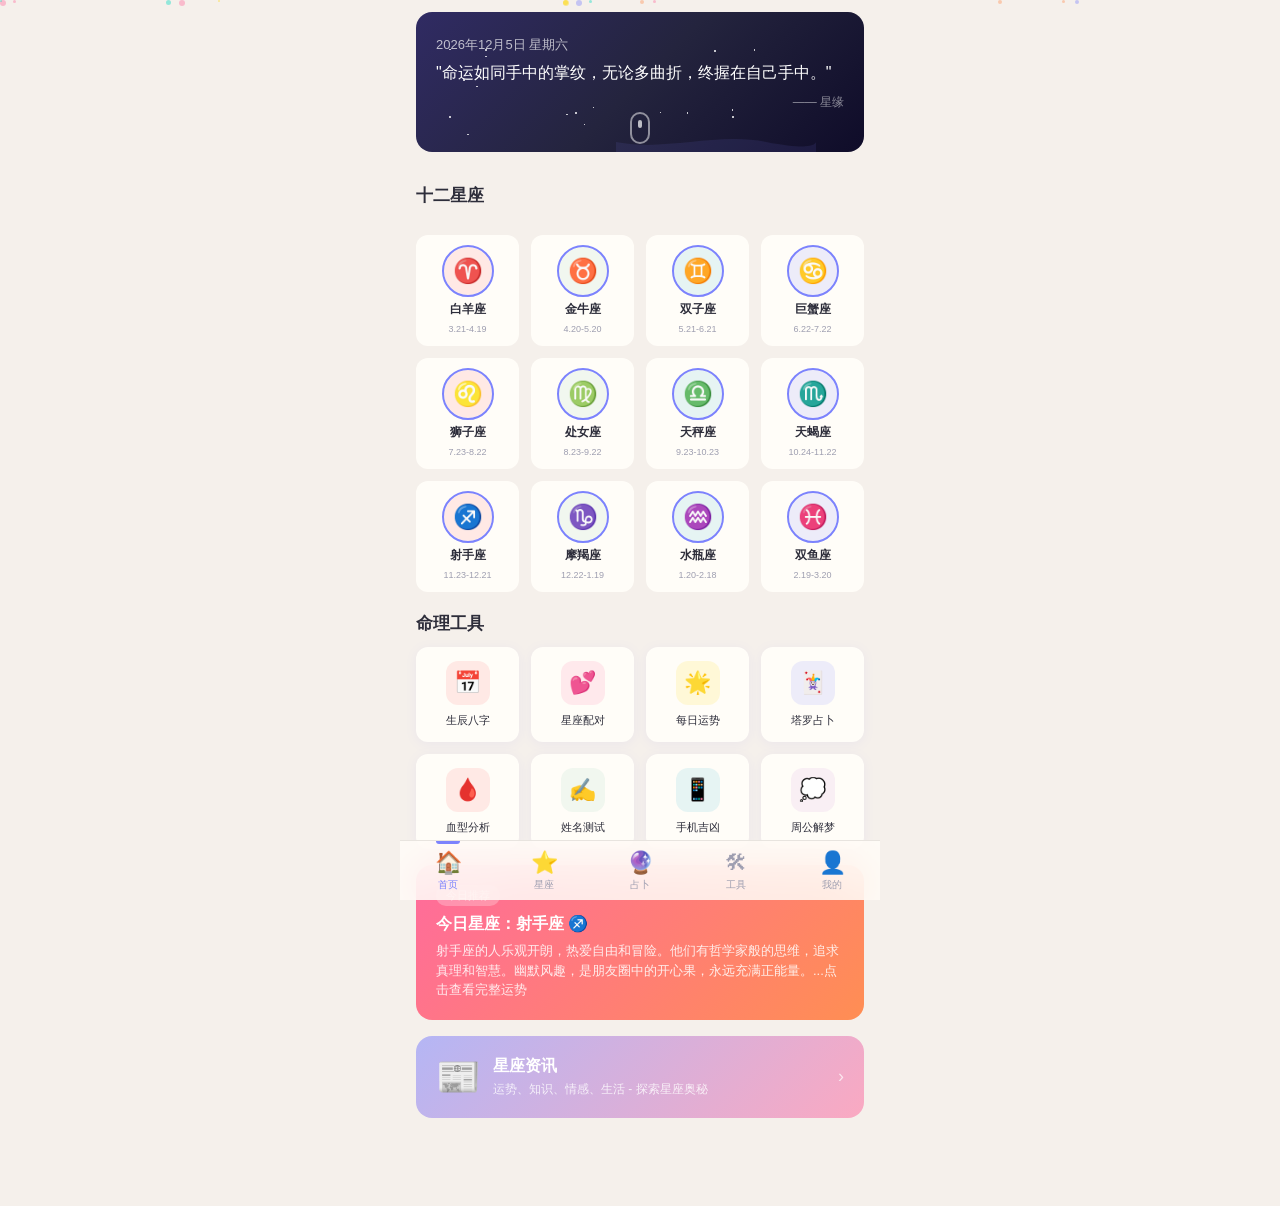
<file: index.html>
<!DOCTYPE html>
<html lang="zh-CN">
<head>
<meta charset="UTF-8">
<meta name="viewport" content="width=device-width,initial-scale=1.0,maximum-scale=1.0,user-scalable=no">
<title>星缘 - 星座命理</title>
<style>
*{margin:0;padding:0;box-sizing:border-box;-webkit-tap-highlight-color:transparent}
:root{--bg:#F5F0EB;--card:#FFFDF8;--primary:#7C83FD;--primary-dark:#5B63D5;--accent:#FF6B9D;--text:#2D2D3A;--text2:#6B6B80;--text3:#9E9EB0;--border:#E8E4DF;--shadow:0 2px 12px rgba(124,131,253,0.08);--radius:16px;--nav-h:60px}
body{font-family:-apple-system,BlinkMacSystemFont,'Segoe UI','PingFang SC','Hiragino Sans GB','Microsoft YaHei',sans-serif;background:var(--bg);color:var(--text);max-width:480px;margin:0 auto;min-height:100vh;overflow-x:hidden;position:relative}
.dark{--bg:#1A1A2E;--card:#252540;--primary:#9BA3FF;--primary-dark:#7C83FD;--text:#E8E8F0;--text2:#A0A0B8;--text3:#6B6B80;--border:#3A3A55;--shadow:0 2px 12px rgba(0,0,0,0.3)}
/* Splash */
#splash{position:fixed;top:0;left:0;width:100%;height:100%;z-index:9999;display:flex;flex-direction:column;align-items:center;justify-content:center;background:linear-gradient(135deg,#0F0C29,#302B63,#24243E);transition:opacity .6s,transform .6s}
#splash.hide{opacity:0;transform:scale(1.1);pointer-events:none}
#splash .stars{position:absolute;width:100%;height:100%;overflow:hidden}
#splash .star{position:absolute;background:#fff;border-radius:50%;animation:twinkle 2s infinite}
@keyframes twinkle{0%,100%{opacity:.3}50%{opacity:1}}
#splash .logo{font-size:42px;margin-bottom:8px;animation:float 2s ease-in-out infinite}
@keyframes float{0%,100%{transform:translateY(0)}50%{transform:translateY(-10px)}}
#splash h1{color:#fff;font-size:28px;font-weight:700;letter-spacing:4px;margin-bottom:4px}
#splash p{color:rgba(255,255,255,.6);font-size:13px;letter-spacing:2px;margin-bottom:30px}
#splash .bar-wrap{width:200px;height:4px;background:rgba(255,255,255,.15);border-radius:2px;overflow:hidden}
#splash .bar-fill{height:100%;width:0;background:linear-gradient(90deg,#7C83FD,#FF6B9D);border-radius:2px;animation:load 2s ease forwards}
@keyframes load{0%{width:0}100%{width:100%}}
/* Pages */
.page{display:none;padding-bottom:calc(var(--nav-h) + 16px);min-height:100vh;animation:fadeIn .3s ease}
.page.active{display:block}
@keyframes fadeIn{from{opacity:0;transform:translateY(8px)}to{opacity:1;transform:translateY(0)}}
@keyframes slideIn{from{opacity:0;transform:translateX(30px)}to{opacity:1;transform:translateX(0)}}
/* Nav */
#bottomNav{position:fixed;bottom:0;left:50%;transform:translateX(-50%);width:100%;max-width:480px;height:var(--nav-h);background:rgba(255,253,248,.85);backdrop-filter:blur(20px);-webkit-backdrop-filter:blur(20px);border-top:1px solid var(--border);display:flex;z-index:100;padding-bottom:env(safe-area-inset-bottom)}
.dark #bottomNav{background:rgba(37,37,64,.9)}
.nav-item{flex:1;display:flex;flex-direction:column;align-items:center;justify-content:center;gap:2px;font-size:10px;color:var(--text3);cursor:pointer;transition:color .2s;position:relative}
.nav-item.active{color:var(--primary)}
.nav-item.active::before{content:'';position:absolute;top:0;left:50%;transform:translateX(-50%);width:24px;height:3px;background:var(--primary);border-radius:0 0 3px 3px}
.nav-item .nav-icon{font-size:22px}
/* Sub page overlay */
.sub-page{position:fixed;top:0;left:50%;transform:translateX(-50%);width:100%;max-width:480px;height:100%;background:var(--bg);z-index:90;display:none;flex-direction:column;animation:slideIn .3s ease;overflow-y:auto;-webkit-overflow-scrolling:touch}
.sub-page.active{display:flex}
.sub-header{display:flex;align-items:center;padding:12px 16px;background:var(--card);border-bottom:1px solid var(--border);position:sticky;top:0;z-index:10}
.sub-header .back-btn{width:36px;height:36px;border-radius:50%;border:none;background:var(--bg);font-size:18px;cursor:pointer;display:flex;align-items:center;justify-content:center;color:var(--text)}
.sub-header .title{flex:1;text-align:center;font-size:17px;font-weight:600;margin-right:36px}
/* Cards */
.card{background:var(--card);border-radius:var(--radius);padding:16px;margin:12px 16px;box-shadow:var(--shadow)}
/* Banner */
.banner{background:linear-gradient(135deg,#302B63,#24243E,#0F0C29);border-radius:var(--radius);margin:12px 16px;padding:24px 20px;position:relative;overflow:hidden;min-height:140px}
.banner .stars-bg{position:absolute;width:100%;height:100%}
.banner .bstar{position:absolute;background:#fff;border-radius:50%;animation:twinkle 2s infinite}
.banner .date{color:rgba(255,255,255,.7);font-size:13px;margin-bottom:6px}
.banner .quote{color:#fff;font-size:16px;line-height:1.6;font-weight:500}
.banner .quote-author{color:rgba(255,255,255,.5);font-size:12px;margin-top:8px;text-align:right}
/* Zodiac Grid */
.zodiac-grid{display:grid;grid-template-columns:repeat(4,1fr);gap:12px;padding:0 16px;margin-top:16px}
.zodiac-item{display:flex;flex-direction:column;align-items:center;gap:6px;cursor:pointer;padding:12px 4px;border-radius:12px;transition:all .2s;background:var(--card)}
.zodiac-item:active{transform:scale(.95);background:var(--border)}
.zodiac-icon{width:48px;height:48px;border-radius:50%;display:flex;align-items:center;justify-content:center;font-size:24px}
.zodiac-item .z-name{font-size:12px;font-weight:600;color:var(--text)}
.zodiac-item .z-date{font-size:9px;color:var(--text3)}
/* Feature Grid */
.section-title{font-size:17px;font-weight:700;padding:20px 16px 12px;color:var(--text)}
.feat-grid{display:grid;grid-template-columns:repeat(4,1fr);gap:12px;padding:0 16px}
.feat-item{display:flex;flex-direction:column;align-items:center;gap:8px;cursor:pointer;padding:14px 4px;border-radius:12px;background:var(--card);transition:all .2s;box-shadow:var(--shadow)}
.feat-item:active{transform:scale(.95)}
.feat-icon{width:44px;height:44px;border-radius:12px;display:flex;align-items:center;justify-content:center;font-size:22px}
.feat-item .f-name{font-size:11px;font-weight:500;color:var(--text)}
/* Recommend Card */
.recommend{background:linear-gradient(135deg,#FF6B9D,#FF8E53);border-radius:var(--radius);margin:16px;padding:20px;color:#fff;cursor:pointer;transition:transform .2s}
.recommend:active{transform:scale(.98)}
.recommend .rec-tag{font-size:11px;background:rgba(255,255,255,.25);padding:3px 10px;border-radius:10px;display:inline-block;margin-bottom:8px}
.recommend h3{font-size:16px;margin-bottom:6px}
.recommend p{font-size:13px;opacity:.85;line-height:1.5}
/* Detail Page */
.detail-header{padding:32px 20px 24px;text-align:center;color:#fff;position:relative;overflow:hidden}
.detail-header .dh-stars{position:absolute;width:100%;height:100%}
.detail-header .dh-star{position:absolute;background:#fff;border-radius:50%;animation:twinkle 2s infinite}
.detail-header .d-emoji{font-size:52px;margin-bottom:8px;position:relative}
.detail-header .d-name{font-size:24px;font-weight:700;position:relative}
.detail-header .d-en{font-size:14px;opacity:.7;margin-top:2px;position:relative}
.detail-header .d-date{font-size:13px;opacity:.6;margin-top:4px;position:relative}
.info-grid{display:grid;grid-template-columns:repeat(3,1fr);gap:8px;padding:0 16px;margin-top:16px}
.info-cell{background:var(--card);border-radius:12px;padding:12px 8px;text-align:center;box-shadow:var(--shadow)}
.info-cell .ic-label{font-size:10px;color:var(--text3);margin-bottom:4px}
.info-cell .ic-val{font-size:13px;font-weight:600;color:var(--text)}
.detail-section{padding:16px}
.detail-section h3{font-size:16px;font-weight:700;margin-bottom:10px;display:flex;align-items:center;gap:8px}
.detail-section p{font-size:14px;line-height:1.8;color:var(--text2)}
/* Stars rating */
.stars{display:flex;gap:2px}
.stars .star{color:#FFD700;font-size:14px}
.stars .star.empty{color:var(--border)}
/* Fortune bars */
.fortune-row{display:flex;align-items:center;justify-content:space-between;padding:8px 0;border-bottom:1px solid var(--border)}
.fortune-row:last-child{border:none}
.fortune-label{font-size:13px;color:var(--text);width:50px}
.fortune-stars{flex:1}
.fortune-score{font-size:13px;color:var(--primary);font-weight:600;width:30px;text-align:right}
/* Match */
.match-card{display:flex;align-items:center;gap:12px;padding:12px;background:var(--card);border-radius:12px;margin-bottom:8px}
.match-emoji{font-size:28px}
.match-info{flex:1}
.match-name{font-size:14px;font-weight:600}
.match-desc{font-size:12px;color:var(--text2)}
.match-score{font-size:18px;font-weight:700;color:var(--primary)}
/* Pair page */
.pair-selectors{display:flex;align-items:center;justify-content:center;gap:12px;padding:20px 16px;flex-wrap:wrap}
.pair-selectors select{padding:10px 16px;border:2px solid var(--border);border-radius:12px;background:var(--card);color:var(--text);font-size:15px;min-width:120px;appearance:none;-webkit-appearance:none}
.pair-heart{font-size:36px;animation:heartbeat 1.2s infinite}
@keyframes heartbeat{0%,100%{transform:scale(1)}15%{transform:scale(1.15)}30%{transform:scale(1)}45%{transform:scale(1.1)}}
.pair-btn{display:block;margin:16px auto;padding:12px 40px;background:linear-gradient(135deg,var(--primary),var(--accent));color:#fff;border:none;border-radius:25px;font-size:16px;font-weight:600;cursor:pointer;transition:transform .2s}
.pair-btn:active{transform:scale(.95)}
.score-circle{width:120px;height:120px;border-radius:50%;border:6px solid var(--primary);display:flex;flex-direction:column;align-items:center;justify-content:center;margin:20px auto;background:var(--card)}
.score-circle .sc-num{font-size:36px;font-weight:800;color:var(--primary)}
.score-circle .sc-label{font-size:11px;color:var(--text3)}
.dim-bar{margin:8px 0}
.dim-bar .dim-label{display:flex;justify-content:space-between;font-size:13px;margin-bottom:4px}
.dim-bar .dim-track{height:8px;background:var(--border);border-radius:4px;overflow:hidden}
.dim-bar .dim-fill{height:100%;border-radius:4px;background:linear-gradient(90deg,var(--primary),var(--accent));transition:width .8s ease}
/* Bazi */
.bazi-form{padding:16px}
.form-group{margin-bottom:14px}
.form-group label{display:block;font-size:13px;font-weight:600;color:var(--text);margin-bottom:6px}
.form-group input,.form-group select{width:100%;padding:12px;border:2px solid var(--border);border-radius:12px;background:var(--card);color:var(--text);font-size:15px;transition:border-color .2s}
.form-group input:focus,.form-group select:focus{outline:none;border-color:var(--primary)}
.pillar-row{display:flex;justify-content:space-around;text-align:center;padding:16px 0}
.pillar{background:var(--card);border-radius:12px;padding:14px 12px;flex:1;margin:0 4px;box-shadow:var(--shadow)}
.pillar .p-label{font-size:11px;color:var(--text3);margin-bottom:6px}
.pillar .p-gan{font-size:22px;font-weight:700;color:var(--primary)}
.pillar .p-zhi{font-size:22px;font-weight:700;color:var(--accent);margin-top:2px}
.pillar .p-wx{font-size:11px;color:var(--text2);margin-top:4px}
.wx-bar-wrap{padding:0 16px}
.wx-bar{display:flex;align-items:center;gap:10px;margin-bottom:10px}
.wx-bar .wx-name{width:30px;font-size:13px;font-weight:600}
.wx-bar .wx-track{flex:1;height:12px;background:var(--border);border-radius:6px;overflow:hidden}
.wx-bar .wx-fill{height:100%;border-radius:6px;transition:width .8s ease}
.wx-bar .wx-pct{width:36px;font-size:12px;text-align:right;color:var(--text2)}
/* Tarot */
.spread-grid{display:grid;grid-template-columns:repeat(2,1fr);gap:12px;padding:0 16px}
.spread-card{background:var(--card);border-radius:var(--radius);padding:20px 16px;text-align:center;cursor:pointer;transition:all .2s;box-shadow:var(--shadow);border:2px solid transparent}
.spread-card:active{transform:scale(.96)}
.spread-card.selected{border-color:var(--primary)}
.spread-card .sp-emoji{font-size:32px;margin-bottom:8px}
.spread-card .sp-name{font-size:14px;font-weight:600}
.spread-card .sp-desc{font-size:11px;color:var(--text3);margin-top:4px}
.tarot-question{padding:16px}
.tarot-question textarea{width:100%;height:80px;padding:12px;border:2px solid var(--border);border-radius:12px;background:var(--card);color:var(--text);font-size:14px;resize:none}
.tarot-question textarea:focus{outline:none;border-color:var(--primary)}
.tarot-btn{display:block;margin:16px auto;padding:14px 48px;background:linear-gradient(135deg,#7C83FD,#FF6B9D);color:#fff;border:none;border-radius:25px;font-size:16px;font-weight:600;cursor:pointer;transition:transform .2s}
.tarot-btn:active{transform:scale(.95)}
.tarot-result{text-align:center;padding:16px}
.tarot-card-display{background:linear-gradient(135deg,#1A1A2E,#302B63);border-radius:16px;padding:20px;margin:10px 0;color:#fff;animation:cardFlip .6s ease}
@keyframes cardFlip{from{transform:rotateY(90deg)}to{transform:rotateY(0)}}
.tarot-card-display .tc-emoji{font-size:48px;margin-bottom:8px}
.tarot-card-display .tc-name{font-size:18px;font-weight:700}
.tarot-card-display .tc-pos{font-size:12px;opacity:.7;margin-top:4px}
.tarot-card-display .tc-meaning{font-size:13px;line-height:1.6;margin-top:12px;opacity:.85;text-align:left}
/* Blood type */
.bt-grid{display:grid;grid-template-columns:repeat(2,1fr);gap:12px;padding:0 16px}
.bt-card{background:var(--card);border-radius:var(--radius);padding:24px;text-align:center;cursor:pointer;transition:all .2s;box-shadow:var(--shadow)}
.bt-card:active{transform:scale(.96)}
.bt-card .bt-type{font-size:36px;font-weight:800;margin-bottom:4px}
.bt-card .bt-name{font-size:14px;font-weight:600}
.bt-card .bt-desc{font-size:11px;color:var(--text3);margin-top:6px}
/* Name test */
.name-input-wrap{padding:16px}
.name-input-wrap input{width:100%;padding:14px;border:2px solid var(--border);border-radius:12px;background:var(--card);color:var(--text);font-size:16px;text-align:center}
.name-input-wrap input:focus{outline:none;border-color:var(--primary)}
.score-display{text-align:center;padding:20px}
.score-big{font-size:64px;font-weight:800;background:linear-gradient(135deg,var(--primary),var(--accent));-webkit-background-clip:text;-webkit-text-fill-color:transparent;background-clip:text}
.score-label{font-size:14px;color:var(--text2);margin-top:4px}
/* Phone */
.phone-input-wrap{padding:16px}
.phone-input-wrap input{width:100%;padding:14px;border:2px solid var(--border);border-radius:12px;background:var(--card);color:var(--text);font-size:18px;text-align:center;letter-spacing:2px}
.phone-input-wrap input:focus{outline:none;border-color:var(--primary)}
/* Dream */
.dream-tags{display:flex;flex-wrap:wrap;gap:8px;padding:0 16px}
.dream-tag{padding:8px 14px;background:var(--card);border-radius:20px;font-size:13px;cursor:pointer;transition:all .2s;border:1px solid var(--border)}
.dream-tag:active,.dream-tag.active{background:var(--primary);color:#fff;border-color:var(--primary)}
.dream-search{padding:16px}
.dream-search input{width:100%;padding:12px 16px;border:2px solid var(--border);border-radius:25px;background:var(--card);color:var(--text);font-size:14px}
.dream-search input:focus{outline:none;border-color:var(--primary)}
.dream-result{margin:16px;background:var(--card);border-radius:var(--radius);padding:20px;box-shadow:var(--shadow)}
.dream-result h4{font-size:16px;font-weight:700;margin-bottom:8px;color:var(--primary)}
.dream-result p{font-size:14px;line-height:1.8;color:var(--text2)}
/* Settings */
.setting-item{display:flex;align-items:center;justify-content:space-between;padding:16px;background:var(--card);border-bottom:1px solid var(--border);cursor:pointer}
.setting-item:first-child{border-radius:var(--radius) var(--radius) 0 0}
.setting-item:last-child{border-radius:0 0 var(--radius) var(--radius);border:none}
.setting-item .si-left{display:flex;align-items:center;gap:12px}
.setting-item .si-icon{font-size:22px}
.setting-item .si-text{font-size:15px}
.toggle{width:50px;height:28px;background:var(--border);border-radius:14px;position:relative;cursor:pointer;transition:background .3s}
.toggle.on{background:var(--primary)}
.toggle::after{content:'';position:absolute;top:2px;left:2px;width:24px;height:24px;background:#fff;border-radius:50%;transition:transform .3s;box-shadow:0 1px 4px rgba(0,0,0,.15)}
.toggle.on::after{transform:translateX(22px)}
/* Toast */
.toast{position:fixed;top:60px;left:50%;transform:translateX(-50%);background:rgba(45,45,58,.9);color:#fff;padding:10px 24px;border-radius:25px;font-size:14px;z-index:9999;animation:toastIn .3s ease;pointer-events:none;max-width:300px;text-align:center}
@keyframes toastIn{from{opacity:0;transform:translateX(-50%) translateY(-10px)}to{opacity:1;transform:translateX(-50%) translateY(0)}}
/* Misc */
.tag{display:inline-block;padding:4px 10px;border-radius:8px;font-size:11px;font-weight:500;margin:2px}
/* Floating particles */
.particle{position:fixed;width:4px;height:4px;background:var(--primary);border-radius:50%;pointer-events:none;opacity:.4;animation:particleFloat 8s linear infinite;z-index:1}
@keyframes particleFloat{0%{transform:translateY(100vh) rotate(0deg);opacity:0}10%{opacity:.4}90%{opacity:.4}100%{transform:translateY(-20px) rotate(360deg);opacity:0}}
/* Glow effect */
.glow{position:relative}
.glow::before{content:'';position:absolute;top:-2px;left:-2px;right:-2px;bottom:-2px;background:linear-gradient(45deg,var(--primary),var(--accent),var(--primary));border-radius:inherit;z-index:-1;opacity:0;transition:opacity .3s;filter:blur(8px)}
.glow:hover::before{opacity:.5}
/* Ripple button */
.ripple{position:relative;overflow:hidden}
.ripple::after{content:'';position:absolute;width:100%;height:100%;top:0;left:0;background:radial-gradient(circle,rgba(255,255,255,.4) 0%,transparent 70%);transform:scale(0);opacity:0;transition:transform .5s,opacity .5s}
.ripple:active::after{transform:scale(2);opacity:1;transition:0s}
/* Shimmer loading */
.shimmer{background:linear-gradient(90deg,var(--card) 25%,#f0f0f0 50%,var(--card) 75%);background-size:200% 100%;animation:shimmer 1.5s infinite}
.dark .shimmer{background:linear-gradient(90deg,var(--card) 25%,#333 50%,var(--card) 75%);background-size:200% 100%}
@keyframes shimmer{0%{background-position:200% 0}100%{background-position:-200% 0}}
/* Pulse ring */
.pulse-ring{position:relative}
.pulse-ring::before{content:'';position:absolute;top:50%;left:50%;transform:translate(-50%,-50%);width:100%;height:100%;border-radius:50%;border:2px solid var(--primary);animation:pulseRing 2s ease-out infinite}
@keyframes pulseRing{0%{transform:translate(-50%,-50%) scale(1);opacity:1}100%{transform:translate(-50%,-50%) scale(1.5);opacity:0}}
/* Badge */
.badge{display:inline-flex;align-items:center;gap:4px;padding:3px 10px;border-radius:12px;font-size:10px;font-weight:600;background:linear-gradient(135deg,var(--primary),var(--accent));color:#fff}
/* Divider */
.fancy-divider{display:flex;align-items:center;gap:12px;padding:16px;color:var(--text3);font-size:12px}
.fancy-divider::before,.fancy-divider::after{content:'';flex:1;height:1px;background:linear-gradient(90deg,transparent,var(--border),transparent)}
/* Floating animation */
.float-anim{animation:floatY 3s ease-in-out infinite}
@keyframes floatY{0%,100%{transform:translateY(0)}50%{transform:translateY(-8px)}}
/* Rotate animation */
.rotate-anim{animation:rotate360 10s linear infinite}
@keyframes rotate360{from{transform:rotate(0deg)}to{transform:rotate(360deg)}}
/* Scale pulse */
.scale-pulse{animation:scalePulse 2s ease-in-out infinite}
@keyframes scalePulse{0%,100%{transform:scale(1)}50%{transform:scale(1.05)}}
/* Glass card */
.glass{background:rgba(255,255,255,.1);backdrop-filter:blur(10px);border:1px solid rgba(255,255,255,.2)}
.dark .glass{background:rgba(0,0,0,.2);border-color:rgba(255,255,255,.1)}
/* Wave decoration */
.wave{position:relative;overflow:hidden}
.wave::after{content:'';position:absolute;bottom:0;left:0;width:200%;height:20px;background:url("data:image/svg+xml,%3Csvg xmlns='http://www.w3.org/2000/svg' viewBox='0 0 1200 120'%3E%3Cpath fill='rgba(124,131,253,0.1)' d='M0,60 C300,120 600,0 900,60 C1200,120 1200,60 1200,60 L1200,120 L0,120 Z'/%3E%3C/svg%3E") repeat-x;background-size:600px 20px;animation:waveMove 6s linear infinite}
@keyframes waveMove{from{background-position-x:0}to{background-position-x:600px}}
/* Confetti */
.confetti{position:fixed;width:8px;height:8px;pointer-events:none;z-index:9998;animation:confettiFall 3s ease-out forwards}
@keyframes confettiFall{0%{transform:translateY(-10px) rotate(0deg);opacity:1}100%{transform:translateY(100vh) rotate(720deg);opacity:0}}
/* Progress ring */
.progress-ring{width:60px;height:60px}
.progress-ring circle{fill:none;stroke:var(--border);stroke-width:4}
.progress-ring .progress{stroke:var(--primary);stroke-linecap:round;transition:stroke-dashoffset .5s;transform:rotate(-90deg);transform-origin:50% 50%}
/* Tooltip */
.tooltip{position:relative}
.tooltip::after{content:attr(data-tip);position:absolute;bottom:100%;left:50%;transform:translateX(-50%) translateY(-4px);padding:4px 10px;background:var(--text);color:#fff;font-size:11px;border-radius:6px;white-space:nowrap;opacity:0;pointer-events:none;transition:opacity .2s}
.tooltip:hover::after{opacity:1}
/* Skeleton */
.skeleton{background:linear-gradient(90deg,var(--border) 25%,#e0e0e0 50%,var(--border) 75%);background-size:200% 100%;border-radius:4px;animation:shimmer 1.5s infinite}
/* Scroll indicator */
.scroll-indicator{position:absolute;bottom:8px;left:50%;transform:translateX(-50%);width:20px;height:32px;border:2px solid rgba(255,255,255,.5);border-radius:10px}
.scroll-indicator::before{content:'';position:absolute;top:6px;left:50%;transform:translateX(-50%);width:4px;height:8px;background:rgba(255,255,255,.7);border-radius:2px;animation:scrollDown 1.5s infinite}
@keyframes scrollDown{0%{opacity:1;top:6px}100%{opacity:0;top:18px}}
/* Favorite button */
.fav-btn{position:absolute;top:16px;right:16px;width:40px;height:40px;border-radius:50%;border:none;background:rgba(255,255,255,.2);backdrop-filter:blur(10px);font-size:20px;cursor:pointer;transition:all .3s;display:flex;align-items:center;justify-content:center;z-index:10}
.fav-btn:hover{background:rgba(255,255,255,.3);transform:scale(1.1)}
.fav-btn.active{background:rgba(255,107,157,.3);animation:favPulse .3s ease}
@keyframes favPulse{0%{transform:scale(1)}50%{transform:scale(1.3)}100%{transform:scale(1)}}
/* Favorite list */
.fav-list{padding:0 16px}
.fav-item{display:flex;align-items:center;gap:12px;padding:14px;background:var(--card);border-radius:var(--radius);margin-bottom:10px;box-shadow:var(--shadow);cursor:pointer;transition:all .2s;position:relative}
.fav-item:active{transform:scale(.98)}
.fav-item .fav-emoji{width:48px;height:48px;border-radius:50%;display:flex;align-items:center;justify-content:center;font-size:24px;background:var(--bg)}
.fav-item .fav-info{flex:1}
.fav-item .fav-name{font-size:15px;font-weight:600;color:var(--text)}
.fav-item .fav-type{font-size:12px;color:var(--text3);margin-top:2px}
.fav-item .fav-date{font-size:11px;color:var(--text3);margin-top:4px}
.fav-item .fav-del{width:32px;height:32px;border-radius:50%;border:none;background:var(--bg);font-size:16px;cursor:pointer;display:flex;align-items:center;justify-content:center;color:var(--text3);transition:all .2s}
.fav-item .fav-del:hover{background:#FFEBEE;color:#C62828}
.fav-empty{text-align:center;padding:60px 20px;color:var(--text3)}
.fav-empty .fav-empty-icon{font-size:64px;margin-bottom:16px;opacity:.5}
.fav-empty .fav-empty-text{font-size:16px;margin-bottom:8px}
.fav-empty .fav-empty-hint{font-size:13px;opacity:.7}
/* Toast favorite */
.toast-fav{position:fixed;top:60px;left:50%;transform:translateX(-50%);background:rgba(45,45,58,.9);color:#fff;padding:10px 20px;border-radius:25px;font-size:14px;z-index:9999;animation:toastIn .3s ease;display:flex;align-items:center;gap:8px}
.toast-fav .toast-fav-icon{font-size:18px}
.tag-good{background:#E8F5E9;color:#2E7D32}
.tag-bad{background:#FFEBEE;color:#C62828}
.lucky-box{display:flex;gap:12px;flex-wrap:wrap;padding:12px 0}
.lucky-item{flex:1;min-width:80px;text-align:center;background:var(--card);border-radius:12px;padding:12px 8px;box-shadow:var(--shadow)}
.lucky-item .li-icon{font-size:20px;margin-bottom:4px}
.lucky-item .li-label{font-size:10px;color:var(--text3)}
.lucky-item .li-val{font-size:13px;font-weight:600;margin-top:2px}
.tip-box{background:linear-gradient(135deg,#FFF3E0,#FFE0B2);border-radius:12px;padding:16px;margin-top:12px;font-size:13px;line-height:1.7;color:#E65100}
.dark .tip-box{background:linear-gradient(135deg,#3E2723,#4E342E);color:#FFB74D}
.section-gap{height:12px}
/* Back to top */
.back-top{position:fixed;bottom:calc(var(--nav-h) + 20px);right:16px;width:44px;height:44px;border-radius:50%;background:var(--primary);color:#fff;border:none;box-shadow:0 2px 8px rgba(124,131,253,0.4);cursor:pointer;display:flex;align-items:center;justify-content:center;font-size:20px;opacity:0;transform:translateY(20px);transition:all .3s ease;z-index:99}
.back-top.show{opacity:1;transform:translateY(0)}
.back-top:active{transform:scale(.9)}
/* Loading */
.loading{position:fixed;top:0;left:0;width:100%;height:100%;background:rgba(245,240,235,.85);backdrop-filter:blur(8px);-webkit-backdrop-filter:blur(8px);z-index:9999;display:none;align-items:center;justify-content:center;flex-direction:column;gap:16px}
.dark .loading{background:rgba(26,26,46,.85)}
.loading.active{display:flex}
.spinner{width:48px;height:48px;border:4px solid var(--border);border-top-color:var(--primary);border-radius:50%;animation:spin .8s linear infinite}
@keyframes spin{to{transform:rotate(360deg)}}
.loading-text{color:var(--text2);font-size:14px;letter-spacing:2px}
/* Fortune Stick */
.stick-container{text-align:center;padding:32px 16px}
.stick-tube{width:100px;height:160px;background:linear-gradient(135deg,#8B4513,#A0522D,#8B4513);border-radius:50px 50px 12px 12px;margin:0 auto 24px;position:relative;box-shadow:0 8px 24px rgba(139,69,19,0.3);display:flex;align-items:center;justify-content:center}
.stick-tube::before{content:'';position:absolute;top:8px;left:50%;transform:translateX(-50%);width:70px;height:12px;background:rgba(255,255,255,.15);border-radius:6px}
.stick-tube.shake{animation:stickShake .8s ease-in-out}
@keyframes stickShake{0%,100%{transform:rotate(0deg)}15%{transform:rotate(-15deg)}30%{transform:rotate(12deg)}45%{transform:rotate(-10deg)}60%{transform:rotate(8deg)}75%{transform:rotate(-5deg)}90%{transform:rotate(3deg)}}
.stick-emoji{font-size:40px;transition:all .3s}
.stick-tube.shake .stick-emoji{animation:stickEmojiBounce .8s ease-in-out}
@keyframes stickEmojiBounce{0%,100%{transform:translateY(0)}50%{transform:translateY(-20px)}}
.stick-btn{display:block;margin:0 auto;padding:14px 48px;background:linear-gradient(135deg,#8B4513,#A0522D);color:#fff;border:none;border-radius:25px;font-size:16px;font-weight:600;cursor:pointer;transition:transform .2s}
.stick-btn:active{transform:scale(.95)}
.stick-result{text-align:center;padding:20px 16px;animation:fadeIn .6s ease}
.stick-num{font-size:48px;font-weight:800;background:linear-gradient(135deg,#8B4513,#D2691E);-webkit-background-clip:text;-webkit-text-fill-color:transparent;background-clip:text;margin-bottom:8px}
.stick-level{font-size:16px;font-weight:600;margin-bottom:12px}
.stick-level.great{color:#4CAF50}
.stick-level.good{color:#8BC34A}
.stick-level.mid{color:#FF9800}
.stick-level.bad{color:#F44336}
.stick-text{font-size:15px;line-height:1.8;color:var(--text2);margin-bottom:16px}
.stick-meaning{background:var(--card);border-radius:12px;padding:16px;margin-top:12px;text-align:left;box-shadow:var(--shadow)}
.stick-meaning h4{font-size:14px;color:var(--primary);margin-bottom:6px}
.stick-meaning p{font-size:13px;line-height:1.7;color:var(--text2)}
/* Life Number */
.ln-form{padding:16px}
.ln-input-wrap{text-align:center;padding:20px 16px}
.ln-input-wrap input{width:100%;padding:14px;border:2px solid var(--border);border-radius:12px;background:var(--card);color:var(--text);font-size:16px;text-align:center;letter-spacing:1px}
.ln-input-wrap input:focus{outline:none;border-color:var(--primary)}
.ln-result{text-align:center;padding:20px 16px;animation:fadeIn .6s ease}
.ln-num{display:inline-flex;align-items:center;justify-content:center;width:100px;height:100px;border-radius:50%;background:linear-gradient(135deg,var(--primary),var(--accent));color:#fff;font-size:48px;font-weight:800;margin-bottom:16px;box-shadow:0 4px 16px rgba(124,131,253,0.3)}
.ln-title{font-size:20px;font-weight:700;margin-bottom:8px;color:var(--text)}
.ln-subtitle{font-size:14px;color:var(--text2);margin-bottom:16px}
.ln-section{background:var(--card);border-radius:12px;padding:16px;margin-bottom:12px;text-align:left;box-shadow:var(--shadow)}
.ln-section h4{font-size:14px;color:var(--primary);margin-bottom:8px;display:flex;align-items:center;gap:6px}
.ln-section p{font-size:13px;line-height:1.7;color:var(--text2)}
/* Crystal */
.crystal-grid{display:grid;grid-template-columns:repeat(3,1fr);gap:12px;padding:0 16px}
.crystal-card{background:var(--card);border-radius:var(--radius);padding:16px 8px;text-align:center;cursor:pointer;transition:all .2s;box-shadow:var(--shadow);border:2px solid transparent}
.crystal-card:active{transform:scale(.95)}
.crystal-card.selected{border-color:var(--primary);background:var(--primary)08}
.crystal-card .cr-emoji{font-size:36px;margin-bottom:8px;transition:transform .3s}
.crystal-card:hover .cr-emoji{transform:scale(1.1)}
.crystal-card .cr-name{font-size:13px;font-weight:600}
.crystal-card .cr-desc{font-size:10px;color:var(--text3);margin-top:4px}
.crystal-result{text-align:center;padding:20px 16px;animation:fadeIn .6s ease}
.crystal-result .cr-big{font-size:64px;margin-bottom:8px}
.crystal-result .cr-title{font-size:18px;font-weight:700;margin-bottom:4px}
.crystal-result .cr-sub{font-size:13px;color:var(--primary);margin-bottom:16px}
.crystal-section{background:var(--card);border-radius:12px;padding:16px;margin-bottom:12px;text-align:left;box-shadow:var(--shadow)}
.crystal-section h4{font-size:14px;color:var(--primary);margin-bottom:8px}
.crystal-section p{font-size:13px;line-height:1.7;color:var(--text2)}
/* Articles */
.article-tabs{display:flex;gap:8px;padding:12px 16px;overflow-x:auto}
.article-tab{padding:8px 16px;border-radius:20px;font-size:13px;font-weight:500;cursor:pointer;white-space:nowrap;background:var(--card);color:var(--text2);border:1px solid var(--border);transition:all .2s}
.article-tab.active{background:var(--primary);color:#fff;border-color:var(--primary)}
.article-list{padding:0 16px}
.article-card{background:var(--card);border-radius:var(--radius);padding:16px;margin-bottom:12px;box-shadow:var(--shadow);cursor:pointer;transition:all .2s}
.article-card:active{transform:scale(.98)}
.article-card .ac-cat{display:inline-block;padding:3px 10px;border-radius:8px;font-size:10px;font-weight:600;margin-bottom:8px}
.article-card .ac-title{font-size:15px;font-weight:700;margin-bottom:6px;color:var(--text)}
.article-card .ac-summary{font-size:13px;color:var(--text2);line-height:1.6;display:-webkit-box;-webkit-line-clamp:2;-webkit-box-orient:vertical;overflow:hidden}
.article-card .ac-meta{display:flex;align-items:center;gap:12px;margin-top:8px;font-size:11px;color:var(--text3)}
.article-detail{padding:16px}
.article-detail .ad-cat{display:inline-block;padding:3px 10px;border-radius:8px;font-size:11px;font-weight:600;margin-bottom:12px}
.article-detail .ad-title{font-size:20px;font-weight:700;margin-bottom:8px;color:var(--text);line-height:1.4}
.article-detail .ad-meta{font-size:12px;color:var(--text3);margin-bottom:16px}
.article-detail .ad-content{font-size:15px;line-height:2;color:var(--text2)}
.article-detail .ad-content p{margin-bottom:12px}
.article-home-entry{background:linear-gradient(135deg,#7C83FD88,#FF6B9D88);border-radius:var(--radius);margin:12px 16px;padding:20px;color:#fff;cursor:pointer;transition:transform .2s;display:flex;align-items:center;gap:12px}
.article-home-entry:active{transform:scale(.98)}
.article-home-entry .ahe-icon{font-size:36px}
.article-home-entry .ahe-info{flex:1}
.article-home-entry .ahe-title{font-size:16px;font-weight:700}
.article-home-entry .ahe-desc{font-size:12px;opacity:.8;margin-top:4px}
.article-home-entry .ahe-arrow{font-size:18px;opacity:.7}
/* Fortune Trend Chart */
.trend-chart{padding:16px}
.trend-legend{display:flex;flex-wrap:wrap;gap:8px;margin-bottom:12px}
.trend-legend-item{display:flex;align-items:center;gap:4px;font-size:11px;color:var(--text2)}
.trend-legend-dot{width:10px;height:10px;border-radius:2px}
.trend-grid{display:flex;flex-direction:column;gap:6px}
.trend-day-row{display:flex;align-items:flex-end;gap:4px;height:120px}
.trend-day-label{width:28px;font-size:10px;color:var(--text3);text-align:center;flex-shrink:0;align-self:center}
.trend-bars{flex:1;display:flex;gap:3px;align-items:flex-end;height:100%}
.trend-bar{flex:1;border-radius:3px 3px 0 0;min-height:4px;transition:height .6s ease;position:relative}
.trend-bar:hover::after{content:attr(data-val);position:absolute;top:-18px;left:50%;transform:translateX(-50%);font-size:10px;font-weight:600;color:var(--text);background:var(--card);padding:1px 4px;border-radius:4px;box-shadow:var(--shadow);white-space:nowrap}
/* Zodiac Calendar */
.cal-header{display:flex;align-items:center;justify-content:center;gap:16px;padding:16px}
.cal-header .cal-month{font-size:18px;font-weight:700;color:var(--text)}
.cal-nav-btn{width:36px;height:36px;border-radius:50%;border:none;background:var(--card);font-size:16px;cursor:pointer;display:flex;align-items:center;justify-content:center;color:var(--text);box-shadow:var(--shadow)}
.cal-nav-btn:active{transform:scale(.9)}
.cal-weekdays{display:grid;grid-template-columns:repeat(7,1fr);padding:0 12px;margin-bottom:4px}
.cal-weekday{text-align:center;font-size:11px;color:var(--text3);font-weight:600;padding:4px 0}
.cal-grid{display:grid;grid-template-columns:repeat(7,1fr);gap:4px;padding:0 12px}
.cal-day{aspect-ratio:1;border-radius:10px;display:flex;flex-direction:column;align-items:center;justify-content:center;font-size:13px;cursor:pointer;transition:all .2s;background:var(--card);position:relative;gap:2px}
.cal-day:active{transform:scale(.9)}
.cal-day.today{border:2px solid var(--primary);font-weight:700}
.cal-day.has-event::after{content:'';position:absolute;bottom:4px;width:6px;height:6px;border-radius:50%;background:var(--accent)}
.cal-day.empty{background:transparent;cursor:default}
.cal-day.empty:active{transform:none}
.cal-event-list{padding:16px}
.cal-event-card{background:var(--card);border-radius:12px;padding:14px;margin-bottom:8px;box-shadow:var(--shadow);border-left:4px solid var(--accent)}
.cal-event-card .ce-date{font-size:11px;color:var(--text3);margin-bottom:4px}
.cal-event-card .ce-title{font-size:14px;font-weight:600;color:var(--text);margin-bottom:4px}
.cal-event-card .ce-desc{font-size:12px;color:var(--text2);line-height:1.6}
.cal-day-detail{padding:16px}
.cal-day-detail .cdd-date{font-size:18px;font-weight:700;color:var(--text);margin-bottom:12px;text-align:center}
.cal-day-detail .cdd-events{background:var(--card);border-radius:var(--radius);padding:16px;box-shadow:var(--shadow)}
.cal-day-detail .cdd-empty{text-align:center;padding:40px 20px;color:var(--text3);font-size:14px}
.cal-day-detail .cdd-event{padding:12px 0;border-bottom:1px solid var(--border)}
.cal-day-detail .cdd-event:last-child{border:none}
.cal-day-detail .cdd-event-title{font-size:14px;font-weight:600;color:var(--primary);margin-bottom:4px}
.cal-day-detail .cdd-event-desc{font-size:13px;color:var(--text2);line-height:1.6}
/* Scrollbar */
::-webkit-scrollbar{width:0}
/* Share Modal */
.share-modal{position:fixed;top:0;left:50%;transform:translateX(-50%);width:100%;max-width:480px;height:100%;background:rgba(0,0,0,0.7);z-index:200;display:none;align-items:center;justify-content:center;flex-direction:column;padding:20px}
.share-modal.active{display:flex}
.poster{background:linear-gradient(135deg,#302B63,#24243E,#0F0C29);border-radius:20px;padding:32px 24px;width:100%;max-width:340px;text-align:center;color:#fff;position:relative;overflow:hidden;box-shadow:0 8px 32px rgba(0,0,0,0.4)}
.poster .poster-stars{position:absolute;width:100%;height:100%;top:0;left:0;pointer-events:none}
.poster .poster-star{position:absolute;background:#fff;border-radius:50%;animation:twinkle 2s infinite}
.poster .poster-date{font-size:12px;color:rgba(255,255,255,0.6);margin-bottom:8px;position:relative}
.poster .poster-zodiac{font-size:48px;margin-bottom:4px;position:relative}
.poster .poster-name{font-size:22px;font-weight:700;margin-bottom:2px;position:relative}
.poster .poster-score{font-size:56px;font-weight:800;margin:12px 0;background:linear-gradient(135deg,#FFD700,#FF8E53);-webkit-background-clip:text;-webkit-text-fill-color:transparent;background-clip:text;position:relative}
.poster .poster-score-label{font-size:13px;color:rgba(255,255,255,0.7);margin-bottom:16px;position:relative}
.poster .poster-items{display:flex;justify-content:center;gap:16px;flex-wrap:wrap;position:relative;margin-bottom:16px}
.poster .poster-item{text-align:center}
.poster .poster-item .p-icon{font-size:20px;margin-bottom:2px}
.poster .poster-item .p-label{font-size:10px;color:rgba(255,255,255,0.5)}
.poster .poster-item .p-val{font-size:13px;font-weight:600;margin-top:2px}
.poster .poster-qrcode{background:#fff;border-radius:8px;padding:6px;margin:12px auto 0;width:64px;height:64px;display:flex;align-items:center;justify-content:center;position:relative}
.poster .poster-qrcode div{width:48px;height:48px;background:linear-gradient(135deg,var(--primary),var(--accent));border-radius:4px;display:flex;align-items:center;justify-content:center;font-size:24px}
.poster .poster-tip{font-size:10px;color:rgba(255,255,255,0.4);margin-top:8px;position:relative}
.poster-close{position:absolute;top:16px;right:16px;width:36px;height:36px;border-radius:50%;border:none;background:rgba(255,255,255,0.15);color:#fff;font-size:20px;cursor:pointer;display:flex;align-items:center;justify-content:center;z-index:10}
.poster-close:hover{background:rgba(255,255,255,0.25)}
.poster-actions{display:flex;gap:12px;margin-top:20px;position:relative;z-index:10}
.poster-btn{flex:1;padding:12px 16px;border:none;border-radius:12px;font-size:15px;font-weight:600;cursor:pointer;transition:transform .2s}
.poster-btn.primary{background:linear-gradient(135deg,var(--primary),var(--accent));color:#fff}
.poster-btn.secondary{background:rgba(255,255,255,0.15);color:#fff}
.poster-btn:active{transform:scale(0.96)}
.poster-hint{position:absolute;bottom:40px;left:50%;transform:translateX(-50%);background:rgba(45,45,58,0.95);color:#fff;padding:12px 20px;border-radius:12px;font-size:13px;text-align:center;max-width:280px;animation:toastIn .3s ease;z-index:210}
.poster-hint .hint-icon{font-size:24px;margin-bottom:4px}
/* Astro Dice */
.astro-dice-area{text-align:center;padding:24px 16px}
.astro-dice-wrap{display:flex;justify-content:center;gap:16px;margin-bottom:24px;flex-wrap:wrap}
.astro-die{width:90px;height:90px;border-radius:16px;background:linear-gradient(135deg,#302B63,#24243E);display:flex;flex-direction:column;align-items:center;justify-content:center;color:#fff;box-shadow:0 4px 16px rgba(48,43,99,0.3);transition:transform .3s;position:relative;overflow:hidden}
.astro-die.spinning{animation:diceSpin .6s ease-in-out 3}
@keyframes diceSpin{0%{transform:rotateY(0deg)}50%{transform:rotateY(180deg)}100%{transform:rotateY(360deg)}}
.astro-die .ad-icon{font-size:28px;margin-bottom:4px}
.astro-die .ad-label{font-size:11px;opacity:.7}
.astro-die .ad-val{font-size:14px;font-weight:700;margin-top:2px}
.astro-dice-btn{display:block;margin:0 auto;padding:14px 48px;background:linear-gradient(135deg,#7C83FD,#FF6B9D);color:#fff;border:none;border-radius:25px;font-size:16px;font-weight:600;cursor:pointer;transition:transform .2s}
.astro-dice-btn:active{transform:scale(.95)}
.astro-dice-result{background:var(--card);border-radius:var(--radius);padding:20px;margin:16px;box-shadow:var(--shadow);animation:fadeIn .5s ease}
.astro-dice-result h4{font-size:16px;font-weight:700;margin-bottom:10px;color:var(--primary)}
.astro-dice-result p{font-size:14px;line-height:1.8;color:var(--text2)}
/* Coin Divination */
.coin-area{text-align:center;padding:24px 16px}
.coin-wrap{display:flex;justify-content:center;gap:24px;margin-bottom:24px}
.coin-item{width:70px;height:70px;border-radius:50%;position:relative;transform-style:preserve-3d;transition:transform .6s}
.coin-item.flipping{animation:coinFlip .8s ease-in-out}
@keyframes coinFlip{0%{transform:rotateY(0deg)}50%{transform:rotateY(900deg)}100%{transform:rotateY(1080deg)}}
.coin-face{position:absolute;width:100%;height:100%;border-radius:50%;backface-visibility:hidden;display:flex;align-items:center;justify-content:center;font-size:28px;font-weight:700;box-shadow:0 4px 12px rgba(0,0,0,0.2)}
.coin-front{background:linear-gradient(135deg,#FFD700,#FFA000);color:#8B4513;border:3px solid #DAA520}
.coin-back{background:linear-gradient(135deg,#C0C0C0,#808080);color:#444;border:3px solid #A9A9A9}
.coin-front::after{content:'阳';font-size:22px}
.coin-back::after{content:'阴';font-size:22px}
.coin-btn{display:block;margin:0 auto;padding:14px 48px;background:linear-gradient(135deg,#FFD700,#FF8E53);color:#fff;border:none;border-radius:25px;font-size:16px;font-weight:600;cursor:pointer;transition:transform .2s}
.coin-btn:active{transform:scale(.95)}
.coin-yao-wrap{display:flex;flex-direction:column;align-items:center;gap:8px;margin:16px 0}
.coin-yao{width:120px;height:8px;border-radius:4px;background:var(--border);position:relative;overflow:hidden}
.coin-yao.yang{background:#FFD700}
.coin-yao.yin{background:#C0C0C0}
.coin-yao.yin::after{content:'';position:absolute;left:50%;top:0;transform:translateX(-50%);width:4px;height:100%;background:var(--bg)}
.coin-result{background:var(--card);border-radius:var(--radius);padding:20px;margin:16px;box-shadow:var(--shadow);animation:fadeIn .5s ease}
.coin-result h4{font-size:16px;font-weight:700;margin-bottom:10px;color:var(--primary)}
.coin-result p{font-size:14px;line-height:1.8;color:var(--text2)}
/* Color Divination */
.color-area{padding:16px}
.color-grid{display:grid;grid-template-columns:repeat(3,1fr);gap:12px}
.color-card{height:100px;border-radius:16px;cursor:pointer;transition:all .3s;display:flex;align-items:center;justify-content:center;box-shadow:0 4px 12px rgba(0,0,0,0.15);position:relative;overflow:hidden}
.color-card:active{transform:scale(.95)}
.color-card.selected{transform:scale(1.05);box-shadow:0 8px 24px rgba(0,0,0,0.25);border:3px solid #fff}
.color-card .cc-name{position:absolute;bottom:8px;left:50%;transform:translateX(-50%);font-size:12px;font-weight:600;color:#fff;text-shadow:0 1px 3px rgba(0,0,0,0.5);white-space:nowrap}
.color-result{background:var(--card);border-radius:var(--radius);padding:20px;margin:16px;box-shadow:var(--shadow);animation:fadeIn .5s ease}
.color-result h4{font-size:16px;font-weight:700;margin-bottom:10px;color:var(--primary)}
.color-result p{font-size:14px;line-height:1.8;color:var(--text2)}
/* Zodiac page grid */
.zodiac-list-grid{display:grid;grid-template-columns:repeat(3,1fr);gap:12px;padding:0 16px}
.zodiac-list-item{background:var(--card);border-radius:var(--radius);padding:16px 8px;text-align:center;cursor:pointer;transition:all .2s;box-shadow:var(--shadow)}
.zodiac-list-item:active{transform:scale(.95)}
.zodiac-list-item .zli-emoji{font-size:36px;margin-bottom:6px}
.zodiac-list-item .zli-name{font-size:14px;font-weight:600}
.zodiac-list-item .zli-date{font-size:10px;color:var(--text3);margin-top:2px}
/* Tool grid */
.tool-grid{display:grid;grid-template-columns:repeat(2,1fr);gap:12px;padding:0 16px}
.tool-item{background:var(--card);border-radius:var(--radius);padding:20px 16px;display:flex;align-items:center;gap:12px;cursor:pointer;transition:all .2s;box-shadow:var(--shadow)}
.tool-item:active{transform:scale(.96)}
.tool-item .ti-icon{font-size:28px}
.tool-item .ti-name{font-size:14px;font-weight:600}
.tool-item .ti-desc{font-size:11px;color:var(--text3)}
/* Wish Wall */
.wish-form{padding:16px}
.wish-form textarea{width:100%;height:80px;padding:12px;border:2px solid var(--border);border-radius:12px;background:var(--card);color:var(--text);font-size:14px;resize:none}
.wish-form textarea:focus{outline:none;border-color:var(--primary)}
.wish-cats{display:flex;flex-wrap:wrap;gap:8px;padding:0 16px;margin-bottom:12px}
.wish-cat{padding:8px 16px;border-radius:20px;font-size:13px;cursor:pointer;transition:all .2s;border:1px solid var(--border);background:var(--card)}
.wish-cat.active{background:var(--primary);color:#fff;border-color:var(--primary)}
.wish-wall{padding:0 16px}
.wish-card{background:var(--card);border-radius:var(--radius);padding:16px;margin-bottom:12px;box-shadow:var(--shadow);position:relative;animation:fadeIn .4s ease}
.wish-card .wc-cat{display:inline-block;padding:3px 10px;border-radius:8px;font-size:11px;font-weight:500;margin-bottom:8px}
.wish-card .wc-text{font-size:14px;line-height:1.7;color:var(--text);margin-bottom:8px}
.wish-card .wc-time{font-size:11px;color:var(--text3)}
.wish-card .wc-del{position:absolute;top:12px;right:12px;width:28px;height:28px;border-radius:50%;border:none;background:var(--bg);font-size:14px;cursor:pointer;display:flex;align-items:center;justify-content:center;color:var(--text3);transition:all .2s}
.wish-card .wc-del:hover{background:#FFEBEE;color:#C62828}
.wish-empty{text-align:center;padding:60px 20px;color:var(--text3)}
.wish-empty .we-icon{font-size:64px;margin-bottom:12px;opacity:.5}
.wish-char-count{font-size:12px;color:var(--text3);text-align:right;margin-top:4px}
/* Friend Match */
.friend-match-form{padding:16px}
.friend-match-result{text-align:center;padding:20px 16px;animation:fadeIn .6s ease}
.fm-zodiacs{display:flex;align-items:center;justify-content:center;gap:16px;margin:20px 0;flex-wrap:wrap}
.fm-zodiac{width:80px;height:80px;border-radius:50%;display:flex;flex-direction:column;align-items:center;justify-content:center;font-size:32px;background:var(--card);box-shadow:var(--shadow)}
.fm-zodiac .fmz-name{font-size:11px;font-weight:600;margin-top:4px;color:var(--text)}
.fm-heart{font-size:36px;animation:heartbeat 1.2s infinite}
.fm-scores{display:flex;justify-content:center;gap:20px;margin:20px 0;flex-wrap:wrap}
.fm-score-item{text-align:center}
.fm-score-num{font-size:36px;font-weight:800;background:linear-gradient(135deg,var(--primary),var(--accent));-webkit-background-clip:text;-webkit-text-fill-color:transparent;background-clip:text}
.fm-score-label{font-size:12px;color:var(--text3);margin-top:4px}
.fm-analysis{background:var(--card);border-radius:var(--radius);padding:16px;margin:16px;box-shadow:var(--shadow);text-align:left}
.fm-analysis h4{font-size:15px;font-weight:700;margin-bottom:10px;color:var(--primary)}
.fm-analysis p{font-size:13px;line-height:1.8;color:var(--text2)}
/* Theme Colors */
.theme-colors{display:flex;gap:12px;padding:16px;flex-wrap:wrap;justify-content:center}
.theme-color-item{width:48px;height:48px;border-radius:50%;cursor:pointer;transition:all .3s;border:3px solid transparent;position:relative}
.theme-color-item.active{border-color:var(--text);transform:scale(1.15)}
.theme-color-item.active::after{content:'✓';position:absolute;top:50%;left:50%;transform:translate(-50%,-50%);color:#fff;font-size:18px;font-weight:700;text-shadow:0 1px 3px rgba(0,0,0,.5)}
/* Profile page */
.profile-header{text-align:center;padding:32px 20px;background:linear-gradient(135deg,var(--primary),var(--accent));color:#fff}
.profile-avatar{width:72px;height:72px;border-radius:50%;background:rgba(255,255,255,.2);margin:0 auto 12px;display:flex;align-items:center;justify-content:center;font-size:36px}
.profile-name{font-size:20px;font-weight:700}
.profile-id{font-size:12px;opacity:.7;margin-top:4px}
.profile-menu{margin:16px}
.profile-menu .pm-item{display:flex;align-items:center;gap:12px;padding:16px;background:var(--card);border-bottom:1px solid var(--border);cursor:pointer}
.profile-menu .pm-item:first-child{border-radius:var(--radius) var(--radius) 0 0}
.profile-menu .pm-item:last-child{border-radius:0 0 var(--radius) var(--radius);border:none}
.profile-menu .pm-icon{font-size:22px}
.profile-menu .pm-text{flex:1;font-size:15px}
.profile-menu .pm-arrow{color:var(--text3);font-size:14px}
/* Fortune select */
.fortune-select{padding:16px}
.fortune-select select{width:100%;padding:12px;border:2px solid var(--border);border-radius:12px;background:var(--card);color:var(--text);font-size:15px;appearance:none;-webkit-appearance:none}
.fortune-card{background:linear-gradient(135deg,#302B63,#24243E);border-radius:var(--radius);padding:24px;color:#fff;text-align:center;margin:16px}
.fortune-card .fc-score{font-size:48px;font-weight:800;margin-bottom:4px}
.fortune-card .fc-label{font-size:13px;opacity:.7}
.fortune-card .fc-desc{font-size:14px;line-height:1.7;margin-top:16px;opacity:.85;text-align:left}
/* Almanac */
.almanac-date-bar{display:flex;align-items:center;justify-content:center;gap:12px;padding:16px;background:var(--card);margin:12px 16px;border-radius:var(--radius);box-shadow:var(--shadow)}
.almanac-date-bar .adb-btn{width:36px;height:36px;border-radius:50%;border:none;background:var(--bg);font-size:18px;cursor:pointer;display:flex;align-items:center;justify-content:center;color:var(--text);transition:all .2s}
.almanac-date-bar .adb-btn:active{transform:scale(.9)}
.almanac-date-bar .adb-label{font-size:16px;font-weight:700;min-width:120px;text-align:center}
.almanac-info{background:var(--card);border-radius:var(--radius);padding:16px;margin:12px 16px;box-shadow:var(--shadow)}
.almanac-info .ai-row{display:flex;justify-content:space-between;padding:8px 0;border-bottom:1px solid var(--border);font-size:14px}
.almanac-info .ai-row:last-child{border:none}
.almanac-info .ai-label{color:var(--text3);font-size:13px}
.almanac-info .ai-val{font-weight:600;color:var(--text)}
.almanac-yiji{display:flex;gap:10px;padding:12px 16px;flex-wrap:wrap}
.almanac-yiji .yj-tag{padding:6px 14px;border-radius:20px;font-size:13px;font-weight:500}
.almanac-yiji .yj-good{background:#E8F5E9;color:#2E7D32}
.almanac-yiji .yj-bad{background:#FFEBEE;color:#C62828}
.almanac-cal{margin:12px 16px;background:var(--card);border-radius:var(--radius);padding:16px;box-shadow:var(--shadow)}
.almanac-cal .cal-header{display:flex;align-items:center;justify-content:space-between;margin-bottom:12px}
.almanac-cal .cal-header h3{font-size:16px;font-weight:700}
.almanac-cal .cal-nav{display:flex;gap:8px}
.almanac-cal .cal-nav button{width:32px;height:32px;border-radius:8px;border:none;background:var(--bg);font-size:16px;cursor:pointer;color:var(--text);transition:all .2s}
.almanac-cal .cal-nav button:active{transform:scale(.9)}
.almanac-cal .cal-weekdays{display:grid;grid-template-columns:repeat(7,1fr);text-align:center;font-size:12px;color:var(--text3);margin-bottom:8px}
.almanac-cal .cal-days{display:grid;grid-template-columns:repeat(7,1fr);gap:4px;text-align:center}
.almanac-cal .cal-day{width:100%;aspect-ratio:1;display:flex;align-items:center;justify-content:center;border-radius:8px;font-size:13px;cursor:pointer;transition:all .2s;position:relative}
.almanac-cal .cal-day:hover{background:var(--border)}
.almanac-cal .cal-day.today{background:var(--primary);color:#fff;font-weight:700}
.almanac-cal .cal-day.other-month{color:var(--text3);opacity:.4}
.almanac-cal .cal-day.has-jieqi::after{content:'';position:absolute;bottom:2px;left:50%;transform:translateX(-50%);width:4px;height:4px;border-radius:50%;background:#FF6B9D}
.almanac-cal .cal-day.selected{background:var(--accent);color:#fff}
.almanac-jieqi{background:linear-gradient(135deg,#FF8E53,#FF6B9D);border-radius:var(--radius);padding:16px;margin:12px 16px;color:#fff}
.almanac-jieqi h4{font-size:15px;font-weight:700;margin-bottom:8px}
.almanac-jieqi .jq-list{display:flex;flex-wrap:wrap;gap:8px}
.almanac-jieqi .jq-item{padding:4px 12px;background:rgba(255,255,255,.2);border-radius:12px;font-size:12px}
/* Zodiac Animal */
.za-grid{display:grid;grid-template-columns:repeat(3,1fr);gap:12px;padding:0 16px;margin-top:12px}
.za-card{background:var(--card);border-radius:var(--radius);padding:20px 12px;text-align:center;cursor:pointer;transition:all .2s;box-shadow:var(--shadow)}
.za-card:active{transform:scale(.96)}
.za-card .za-emoji{font-size:40px;margin-bottom:8px}
.za-card .za-name{font-size:15px;font-weight:700}
.za-card .za-year{font-size:11px;color:var(--text3);margin-top:4px}
.za-detail-header{padding:24px 20px;text-align:center;color:#fff;position:relative;overflow:hidden}
.za-detail-header .za-dh-emoji{font-size:56px;margin-bottom:8px;position:relative}
.za-detail-header .za-dh-name{font-size:24px;font-weight:700;position:relative}
.za-detail-header .za-dh-en{font-size:14px;opacity:.7;margin-top:2px;position:relative}
.za-fortune-section{padding:16px}
.za-fortune-section h3{font-size:16px;font-weight:700;margin-bottom:10px;display:flex;align-items:center;gap:8px}
.za-fortune-section p{font-size:14px;line-height:1.8;color:var(--text2)}
.za-lucky-grid{display:grid;grid-template-columns:repeat(2,1fr);gap:10px;padding:0 16px;margin-top:12px}
.za-lucky-item{background:var(--card);border-radius:12px;padding:14px;text-align:center;box-shadow:var(--shadow)}
.za-lucky-item .zli-label{font-size:11px;color:var(--text3);margin-bottom:4px}
.za-lucky-item .zli-val{font-size:14px;font-weight:600;color:var(--text)}
/* Quiz */
.quiz-list{padding:16px}
.quiz-card{background:var(--card);border-radius:var(--radius);padding:20px;margin-bottom:12px;box-shadow:var(--shadow);cursor:pointer;transition:all .2s;border-left:4px solid var(--primary)}
.quiz-card:active{transform:scale(.98)}
.quiz-card .qc-title{font-size:16px;font-weight:700;margin-bottom:6px}
.quiz-card .qc-desc{font-size:13px;color:var(--text3);margin-bottom:8px}
.quiz-card .qc-meta{font-size:12px;color:var(--text3);display:flex;gap:12px}
.quiz-area{padding:16px}
.quiz-progress{display:flex;align-items:center;gap:10px;margin-bottom:16px}
.quiz-progress .qp-bar{flex:1;height:8px;background:var(--border);border-radius:4px;overflow:hidden}
.quiz-progress .qp-fill{height:100%;background:linear-gradient(90deg,var(--primary),var(--accent));border-radius:4px;transition:width .3s}
.quiz-progress .qp-text{font-size:13px;color:var(--text3);white-space:nowrap}
.quiz-question{background:var(--card);border-radius:var(--radius);padding:20px;margin-bottom:16px;box-shadow:var(--shadow)}
.quiz-question .qq-num{font-size:12px;color:var(--primary);font-weight:600;margin-bottom:8px}
.quiz-question .qq-text{font-size:16px;font-weight:600;line-height:1.6}
.quiz-options{display:flex;flex-direction:column;gap:10px}
.quiz-option{background:var(--card);border:2px solid var(--border);border-radius:12px;padding:14px 16px;cursor:pointer;transition:all .2s;font-size:14px;line-height:1.5}
.quiz-option:active{transform:scale(.98)}
.quiz-option.selected{border-color:var(--primary);background:var(--primary)11}
.quiz-result{text-align:center;padding:20px}
.quiz-result .qr-emoji{font-size:64px;margin-bottom:12px}
.quiz-result .qr-title{font-size:22px;font-weight:800;margin-bottom:8px;background:linear-gradient(135deg,var(--primary),var(--accent));-webkit-background-clip:text;-webkit-text-fill-color:transparent;background-clip:text}
.quiz-result .qr-desc{font-size:14px;line-height:1.8;color:var(--text2);margin-top:12px;background:var(--card);border-radius:var(--radius);padding:16px;box-shadow:var(--shadow);text-align:left}
.quiz-back-btn{display:inline-block;margin-top:16px;padding:10px 28px;background:var(--card);border:2px solid var(--border);border-radius:25px;font-size:14px;cursor:pointer;color:var(--text);transition:all .2s}
.quiz-back-btn:active{transform:scale(.95)}
</style>
</head>
<body>
<!-- Floating particles container -->
<div id="particles" style="position:fixed;top:0;left:0;width:100%;height:100%;pointer-events:none;z-index:0;overflow:hidden"></div>
<!-- Toast -->
<div id="toast" class="toast" style="display:none"></div>
<!-- Loading -->
<div id="loading" class="loading">
  <div class="spinner"></div>
  <div class="loading-text">正在测算中...</div>
</div>
<!-- Main Pages -->
<div id="page-home" class="page active">
  <div class="banner wave" id="homeBanner">
    <div class="stars-bg" id="bannerStars"></div>
    <div class="date" id="bannerDate"></div>
    <div class="quote float-anim" id="bannerQuote"></div>
    <div class="quote-author" id="bannerAuthor"></div>
    <div class="scroll-indicator"></div>
  </div>
  <div class="section-title">十二星座</div>
  <div class="zodiac-grid" id="homeZodiacGrid"></div>
  <div class="section-title">命理工具</div>
  <div class="feat-grid" id="homeFeatGrid"></div>
  <div class="recommend glow" id="homeRecommend" onclick="openSub('fortune')">
    <div class="rec-tag">今日推荐</div>
    <h3 id="recTitle"></h3>
    <p id="recDesc"></p>
  </div>
  <div class="article-home-entry" onclick="openSub('articles')">
    <div class="ahe-icon">📰</div>
    <div class="ahe-info">
      <div class="ahe-title">星座资讯</div>
      <div class="ahe-desc">运势、知识、情感、生活 - 探索星座奥秘</div>
    </div>
    <div class="ahe-arrow">›</div>
  </div>
</div>
<div id="page-zodiac" class="page">
  <div class="section-title">全部星座</div>
  <div class="zodiac-list-grid" id="zodiacListGrid"></div>
</div>
<div id="page-divine" class="page">
  <div class="section-title">占卜工具</div>
  <div class="tool-grid" id="divineTools"></div>
</div>
<div id="page-tools" class="page">
  <div class="section-title">实用工具</div>
  <div class="tool-grid" id="utilTools"></div>
</div>
<div id="page-me" class="page">
  <div class="profile-header">
    <div class="profile-avatar float-anim">👤</div>
    <div class="profile-name">星缘用户</div>
    <div class="profile-id">ID: 20240611</div>
    <div style="margin-top:12px" id="profileZodiacBadge"><span class="badge">✨ 星座达人</span></div>
  </div>
  <div class="profile-menu">
    <div class="pm-item ripple" onclick="openSub('settings')"><span class="pm-icon">⚙️</span><span class="pm-text">设置</span><span class="pm-arrow">›</span></div>
    <div class="pm-item ripple" onclick="openSub('fortune')"><span class="pm-icon">🌟</span><span class="pm-text">我的星座</span><span class="pm-arrow">›</span></div>
    <div class="pm-item ripple" onclick="openSub('favorites')"><span class="pm-icon">❤️</span><span class="pm-text">我的收藏</span><span class="badge" style="margin-right:8px">NEW</span><span class="pm-arrow">›</span></div>
    <div class="pm-item ripple" onclick="showToast('历史记录开发中')"><span class="pm-icon">📜</span><span class="pm-text">历史记录</span><span class="pm-arrow">›</span></div>
    <div class="pm-item ripple" onclick="showToast('感谢您的支持！')"><span class="pm-icon">⭐</span><span class="pm-text">给个好评</span><span class="pm-arrow">›</span></div>
  </div>
  <div class="fancy-divider">星缘 · 探索命运的星辰</div>
  <div style="text-align:center;padding:20px;color:var(--text3);font-size:12px">
    <div class="rotate-anim" style="display:inline-block;font-size:24px;margin-bottom:8px">✨</div>
    <div>Version 2.0 · Made with 💜</div>
  </div>
</div>
<!-- Sub Pages -->
<div class="sub-page" id="sub-detail"></div>
<div class="sub-page" id="sub-pair"></div>
<div class="sub-page" id="sub-fortune"></div>
<div class="sub-page" id="sub-bazi"></div>
<div class="sub-page" id="sub-tarot"></div>
<div class="sub-page" id="sub-blood"></div>
<div class="sub-page" id="sub-name"></div>
<div class="sub-page" id="sub-phone"></div>
<div class="sub-page" id="sub-dream"></div>
<div class="sub-page" id="sub-settings"></div>
<div class="sub-page" id="sub-bt-detail"></div>
<div class="sub-page" id="sub-favorites"></div>
<div class="sub-page" id="sub-fortune-stick"></div>
<div class="sub-page" id="sub-life-number"></div>
<div class="sub-page" id="sub-crystal"></div>
<div class="sub-page" id="sub-astro-dice"></div>
<div class="sub-page" id="sub-coin"></div>
<div class="sub-page" id="sub-color"></div>
<div class="sub-page" id="sub-wish"></div>
<div class="sub-page" id="sub-friend-match"></div>
<div class="sub-page" id="sub-articles"></div>
<div class="sub-page" id="sub-article-detail"></div>
<div class="sub-page" id="sub-zodiac-calendar"></div>
<!-- Back to top -->
<button class="back-top" id="backTop" onclick="scrollToTop()">↑</button>
<!-- Bottom Nav -->
<div id="bottomNav">
  <div class="nav-item active ripple" onclick="switchTab('home')"><span class="nav-icon">🏠</span><span>首页</span></div>
  <div class="nav-item ripple" onclick="switchTab('zodiac')"><span class="nav-icon">⭐</span><span>星座</span></div>
  <div class="nav-item ripple" onclick="switchTab('divine')"><span class="nav-icon">🔮</span><span>占卜</span></div>
  <div class="nav-item ripple" onclick="switchTab('tools')"><span class="nav-icon">🛠</span><span>工具</span></div>
  <div class="nav-item ripple" onclick="switchTab('me')"><span class="nav-icon">👤</span><span>我的</span></div>
</div>
<script>
// ===== DATA =====
const ZODIAC=[
{id:'aries',name:'白羊座',emoji:'♈',english:'Aries',date:'3.21-4.19',element:'火',quality:'开创',ruler:'火星',house:'第一宫',luckyNum:'1,9',luckyColor:'红色',luckyItem:'红宝石',birthstone:'钻石',personality:'白羊座的人充满活力与热情，是天生的领导者。他们勇敢、直率，做事果断，不喜欢拖泥带水。具有强烈的竞争意识和进取心，总是第一个冲锋陷阵。',love:'白羊座在爱情中热烈而直接，喜欢主动追求。他们渴望激情和新鲜感，不喜欢平淡乏味的关系。一旦爱上就会全力以赴，但需要学会给对方空间。',career:'白羊座适合需要领导力和决断力的工作。他们在竞争环境中如鱼得水，适合创业、管理、销售、体育等领域。天生的行动派，执行力极强。',health:'白羊座需要注意头部和面部健康，容易头痛和牙痛。建议多进行户外运动释放过剩精力，注意控制脾气，避免冲动行事。',strength:'勇敢、果断、热情、直率、有领导力',weakness:'冲动、急躁、缺乏耐心、好胜心过强',matchScore:{taurus:55,gemini:75,cancer:50,leo:95,virgo:60,libra:65,scorpio:60,sagittarius:98,capricorn:50,aquarius:80,pisces:65},description:'白羊座是黄道第一宫，象征着新生与开始。如同春天的第一缕阳光，白羊座的人永远充满朝气与活力。',famous:['成龙','安徒生','凡高','鹿晗','陈乔恩','林俊杰','张馨予']},
{id:'taurus',name:'金牛座',emoji:'♉',english:'Taurus',date:'4.20-5.20',element:'土',quality:'固定',ruler:'金星',house:'第二宫',luckyNum:'2,6',luckyColor:'绿色',luckyItem:'翡翠',birthstone:'祖母绿',personality:'金牛座的人稳重踏实，是最可靠的伙伴。他们重视物质安全，有极强的耐心和毅力。对美有独特的鉴赏力，享受生活中的美好事物。',love:'金牛座在爱情中忠诚而专一，一旦确定关系就会全身心投入。他们用行动表达爱意，喜欢为伴侣创造舒适的生活。需要避免占有欲过强。',career:'金牛座适合金融、艺术、美食、房地产等领域。他们的耐心和毅力使他们成为出色的投资者和艺术家。重视稳定收入，理财能力出色。',health:'金牛座需要注意颈部和喉咙健康。饮食方面要注意控制，避免暴饮暴食。建议保持规律运动，享受大自然有助于身心健康。',strength:'稳重、耐心、忠诚、务实、有审美',weakness:'固执、占有欲强、不愿改变、过于保守',matchScore:{aries:55,gemini:45,cancer:88,leo:62,virgo:92,libra:70,scorpio:85,sagittarius:40,capricorn:95,aquarius:48,pisces:78},description:'金牛座象征着稳定与富足，如同大地般坚实可靠。他们对美好事物的追求永不止步。',famous:['莎士比亚','马克思','奥黛丽·赫本','李易峰','谢娜','黄子韬','王一博']},
{id:'gemini',name:'双子座',emoji:'♊',english:'Gemini',date:'5.21-6.21',element:'风',quality:'变动',ruler:'水星',house:'第三宫',luckyNum:'3,5',luckyColor:'黄色',luckyItem:'水晶',birthstone:'玛瑙',personality:'双子座的人聪明机智，善于沟通。他们好奇心强，兴趣广泛，是社交场合的焦点。思维敏捷，能同时处理多件事务，适应力极强。',love:'双子座在爱情中需要精神上的交流和刺激。他们喜欢有趣的伴侣，讨厌沉闷的关系。虽然有时显得不够专一，但真正爱上后会变得非常甜蜜。',career:'双子座适合媒体、写作、教育、翻译、销售等工作。出色的沟通能力使他们成为优秀的演说者和作家。多才多艺，适合多元化发展。',health:'双子座需要注意呼吸系统和手臂健康。精神压力较大时容易失眠，建议培养冥想习惯。多进行有氧运动有助于释放精神压力。',strength:'聪明、善沟通、适应力强、幽默、多才多艺',weakness:'善变、不够专注、表面化、优柔寡断',matchScore:{aries:75,taurus:45,cancer:42,leo:72,virgo:55,libra:90,scorpio:48,sagittarius:85,capricorn:38,aquarius:92,pisces:55},description:'双子座如同风一般自由灵动，他们用智慧和语言连接世界，永远保持着对世界的好奇心。',famous:['约翰·肯尼迪','梦露','安吉丽娜·朱莉','杨幂','迪丽热巴','邓紫棋','王俊凯']},
{id:'cancer',name:'巨蟹座',emoji:'♋',english:'Cancer',date:'6.22-7.22',element:'水',quality:'开创',ruler:'月亮',house:'第四宫',luckyNum:'2,7',luckyColor:'银白色',luckyItem:'珍珠',birthstone:'月光石',personality:'巨蟹座的人温柔体贴，重视家庭和情感。他们有极强的直觉力和同理心，是天生的守护者。情感丰富，记忆力好，对家人和朋友极为忠诚。',love:'巨蟹座在爱情中温柔而深情，渴望安全感和归属感。他们会为爱人营造温馨的家，是最佳的生活伴侣。但过于敏感容易受伤，需要学会信任。',career:'巨蟹座适合教育、医疗、餐饮、家政、房地产等领域。他们的关怀天性使他们成为优秀的教师和医护人员。对家庭相关产业有天然 affinity。',health:'巨蟹座需要注意消化系统和胸部健康。情绪波动较大时容易影响食欲。建议保持情绪稳定，多喝温水，注意饮食规律。',strength:'温柔、忠诚、有同情心、直觉强、顾家',weakness:'敏感、情绪化、缺乏安全感、过于念旧',matchScore:{aries:50,taurus:88,gemini:42,leo:52,virgo:82,libra:58,scorpio:92,sagittarius:45,capricorn:90,aquarius:42,pisces:95},description:'巨蟹座如同月光般温柔，他们用爱编织家庭的港湾，是最具母性光辉的星座。',famous:['戴安娜王妃','海明威','Mandela','薛之谦','刘涛','马伊琍','陈小春']},
{id:'leo',name:'狮子座',emoji:'♌',english:'Leo',date:'7.23-8.22',element:'火',quality:'固定',ruler:'太阳',house:'第五宫',luckyNum:'1,5',luckyColor:'金色',luckyItem:'琥珀',birthstone:'红宝石',personality:'狮子座的人自信大方，天生具有王者风范。他们慷慨热情，喜欢成为焦点。创造力强，有极强的表现欲，总能用魅力感染身边的人。',love:'狮子座在爱情中慷慨而浪漫，喜欢盛大表达爱意。他们需要被欣赏和崇拜，同时也愿意为爱人倾尽所有。要小心过于自我中心。',career:'狮子座适合演艺、管理、政治、时尚、创意产业。天生的领导力和表现力使他们成为出色的管理者和表演者。热爱掌声和认可。',health:'狮子座需要注意心脏和脊椎健康。精力旺盛但容易过度消耗，建议保持规律作息。适当运动有助于维持旺盛的生命力。',strength:'自信、慷慨、有创造力、领导力强、热情',weakness:'自负、爱面子、控制欲强、过于自我中心',matchScore:{aries:95,taurus:62,gemini:72,cancer:52,virgo:58,libra:75,scorpio:55,sagittarius:92,capricorn:52,aquarius:70,pisces:55},description:'狮子座如同太阳般耀眼，他们用光芒照亮周围的一切，是天生的王者。',famous:['拿破仑','奥巴马','麦当娜','罗志祥','邓紫棋','王菲','孙红雷']},
{id:'virgo',name:'处女座',emoji:'♍',english:'Virgo',date:'8.23-9.22',element:'土',quality:'变动',ruler:'水星',house:'第六宫',luckyNum:'4,8',luckyColor:'深蓝色',luckyItem:'蓝宝石',birthstone:'蓝宝石',personality:'处女座的人追求完美，注重细节。他们分析能力强，做事有条不紊，是最可靠的工作伙伴。谦虚低调，默默付出，追求卓越品质。',love:'处女座在爱情中谨慎而细腻，不会轻易投入。一旦确定关系，会用心经营。他们用细致的关怀表达爱意，但有时过于挑剔会让伴侣感到压力。',career:'处女座适合编辑、会计、医生、研究员、质检等工作。出色的分析力和细心使他们成为各领域的专家。追求完美的工作态度备受认可。',health:'处女座需要注意消化系统和肠道健康。容易因过度操心而焦虑，建议学会放松。瑜伽和冥想有助于缓解精神紧张。',strength:'细心、勤奋、分析力强、追求完美、可靠',weakness:'挑剔、焦虑、过于追求完美、爱批评',matchScore:{aries:60,taurus:92,gemini:55,cancer:82,leo:58,libra:65,scorpio:78,sagittarius:42,capricorn:88,aquarius:50,pisces:72},description:'处女座如同精密的工匠，他们用细致入微的眼光雕琢生活的每一个细节。',famous:['托尔斯泰','碧昂丝','杰克逊','蔡徐坤','刘亦菲','杨洋','范冰冰']},
{id:'libra',name:'天秤座',emoji:'♎',english:'Libra',date:'9.23-10.23',element:'风',quality:'开创',ruler:'金星',house:'第七宫',luckyNum:'6,9',luckyColor:'粉色',luckyItem:'玫瑰石英',birthstone:'蛋白石',personality:'天秤座的人优雅和谐，追求公平与平衡。他们有极高的社交能力和审美品味，善于调解矛盾。温和有礼，总是给人留下美好的印象。',love:'天秤座在爱情中浪漫而优雅，渴望和谐的伴侣关系。他们重视精神上的契合，喜欢与伴侣分享美好事物。但有时过于犹豫不决。',career:'天秤座适合法律、外交、艺术、设计、公关等领域。天生的审美和社交能力使他们成为出色的调解者和设计师。追求公平正义。',health:'天秤座需要注意肾脏和腰部健康。容易因犹豫不决而感到焦虑。建议多做决定性训练，保持规律运动有助于身心平衡。',strength:'优雅、公正、善于社交、有品味、和平主义',weakness:'犹豫不决、过于在意他人看法、逃避冲突',matchScore:{aries:65,taurus:70,gemini:90,cancer:58,leo:75,virgo:65,scorpio:62,sagittarius:72,capricorn:55,aquarius:85,pisces:68},description:'天秤座如同天平般追求平衡与和谐，他们用优雅和智慧编织美好的人际关系。',famous:['甘地','王菲','李嘉诚','周杰伦','张艺兴','李现','周迅']},
{id:'scorpio',name:'天蝎座',emoji:'♏',english:'Scorpio',date:'10.24-11.22',element:'水',quality:'固定',ruler:'冥王星',house:'第八宫',luckyNum:'0,4',luckyColor:'暗红色',luckyItem:'黑曜石',birthstone:'黄玉',personality:'天蝎座的人神秘而深邃，拥有极强的洞察力。他们意志坚定，一旦确定目标就会全力以赴。感情深沉，爱恨分明，是最具魅力的星座之一。',love:'天蝎座在爱情中深沉而热烈，渴望灵魂深处的连接。他们全心全意地爱，但也要求同样的忠诚。嫉妒心较强，需要学会信任和放手。',career:'天蝎座适合侦探、心理学、外科医生、研究员、金融分析等领域。出色的洞察力和毅力使他们成为顶尖的专业人士。',health:'天蝎座需要注意生殖系统和排泄系统健康。情绪压抑时容易影响健康，建议找到健康的情绪宣泄方式。',strength:'洞察力强、意志坚定、忠诚、有魅力、直觉敏锐',weakness:'嫉妒心强、报复心重、过于多疑、控制欲强',matchScore:{aries:60,taurus:85,gemini:48,cancer:92,leo:55,virgo:78,libra:62,sagittarius:52,capricorn:82,aquarius:48,pisces:90},description:'天蝎座如同深海般神秘莫测，他们用深邃的目光洞察世间一切真相。',famous:['比尔·盖茨','居里夫人','玛丽莲·梦露','吴亦凡','黄晓明','陈赫','杨紫']},
{id:'sagittarius',name:'射手座',emoji:'♐',english:'Sagittarius',date:'11.23-12.21',element:'火',quality:'变动',ruler:'木星',house:'第九宫',luckyNum:'3,7',luckyColor:'紫色',luckyItem:'绿松石',birthstone:':绿松石',personality:'射手座的人乐观开朗，热爱自由和冒险。他们有哲学家般的思维，追求真理和智慧。幽默风趣，是朋友圈中的开心果，永远充满正能量。',love:'射手座在爱情中自由而坦诚，不喜欢被束缚。他们渴望与伴侣一起探索世界，分享人生的冒险。需要学会在自由和责任之间找到平衡。',career:'射手座适合旅行、教育、出版、体育、哲学等领域。天生的冒险精神和乐观态度使他们成为出色的探险家和教师。',health:'射手座需要注意臀部和肝脏健康。热爱运动但容易受伤，建议做好热身。保持积极心态有助于身心健康。',strength:'乐观、自由、有智慧、幽默、冒险精神',weakness:'粗心、承诺恐惧、过于直白、不够细心',matchScore:{aries:98,taurus:40,gemini:85,cancer:45,leo:92,virgo:42,libra:72,scorpio:52,capricorn:35,aquarius:88,pisces:62},description:'射手座如同箭一般射向远方，他们用乐观和勇气探索人生的无限可能。',famous:['马克·吐温','贝多芬','布拉德·皮特','唐嫣','林志玲','易烊千玺','胡歌']},
{id:'capricorn',name:'摩羯座',emoji:'♑',english:'Capricorn',date:'12.22-1.19',element:'土',quality:'开创',ruler:'土星',house:'第十宫',luckyNum:'4,8',luckyColor:'黑色',luckyItem:'玛瑙',birthstone:'石榴石',personality:'摩羯座的人沉稳内敛，目标明确。他们有极强的责任感和自律精神，是十二星座中最有耐力的。务实高效，用实际行动证明自己的价值。',love:'摩羯座在爱情中慢热但忠诚，一旦确定关系就会认真经营。他们不善于表达感情，但会用实际行动照顾伴侣。需要学会浪漫和表达。',career:'摩羯座适合企业管理、政府机关、建筑工程、金融等领域。出色的自律和管理能力使他们成为优秀的领导者和企业家。',health:'摩羯座需要注意骨骼和关节健康。工作压力大时容易忽视健康，建议定期体检。保持规律运动有助于缓解压力。',strength:'自律、有责任感、务实、有毅力、目标明确',weakness:'过于严肃、不善表达、工作狂、悲观',matchScore:{aries:50,taurus:95,gemini:38,cancer:90,leo:52,virgo:88,libra:55,scorpio:82,sagittarius:35,aquarius:55,pisces:62},description:'摩羯座如同高山般沉稳坚定，他们用毅力和智慧一步步攀登人生的高峰。',famous:['牛顿','Elvis Presley','巩俐','霍建华','韩雪','王祖蓝','郭碧婷']},
{id:'aquarius',name:'水瓶座',emoji:'♒',english:'Aquarius',date:'1.20-2.18',element:'风',quality:'固定',ruler:'天王星',house:'第十一宫',luckyNum:'4,8',luckyColor:'天蓝色',luckyItem:'紫水晶',birthstone:'紫水晶',personality:'水瓶座的人独立创新，思维超前。他们有强烈的人道主义精神，关心社会问题。不拘一格，崇尚自由，是最具前瞻性的星座。',love:'水瓶座在爱情中需要个人空间和自由。他们欣赏有独立思想的伴侣，重视精神交流。虽然有时显得冷淡，但内心深处渴望真挚的情感连接。',career:'水瓶座适合科技、发明、社会公益、航空、网络等领域。天生的创新思维使他们成为科技先驱和社会改革者。',health:'水瓶座需要注意小腿和血液循环健康。容易因过度思考而失眠，建议保持规律作息。参与社会活动有助于心理健康。',strength:'创新、独立、有远见、人道主义、思维超前',weakness:'过于理性、情感疏离、叛逆、固执己见',matchScore:{aries:80,taurus:48,gemini:92,cancer:42,leo:70,virgo:50,libra:85,scorpio:48,sagittarius:88,capricorn:55,pisces:58},description:'水瓶座如同清泉般纯净独立，他们用超前的思维和创新的精神改变世界。',famous:['爱迪生','林肯','奥普拉','华晨宇','宋茜','邓超','章子怡']},
{id:'pisces',name:'双鱼座',emoji:'♓',english:'Pisces',date:'2.19-3.20',element:'水',quality:'变动',ruler:'海王星',house:'第十二宫',luckyNum:'3,7',luckyColor:'海蓝色',luckyItem:'海蓝宝石',birthstone:'海蓝宝石',personality:'双鱼座的人温柔浪漫，富有想象力。他们有极强的艺术天赋和同理心，能感受到他人的情感。如梦似幻的气质使他们成为最具艺术气息的星座。',love:'双鱼座在爱情中浪漫而无私，渴望灵魂伴侣。他们愿意为爱牺牲，是最温柔的恋人。但过于理想化容易受伤，需要学会面对现实。',career:'双鱼座适合艺术、音乐、写作、心理咨询、慈善等领域。出色的想象力和同理心使他们成为优秀的艺术家和咨询师。',health:'双鱼座需要注意足部和免疫系统健康。情绪敏感容易受外界影响，建议学会保护自己的能量。艺术创作是最好的疗愈方式。',strength:'温柔、有想象力、有同情心、艺术天赋、直觉强',weakness:'过于理想化、容易逃避、优柔寡断、过于敏感',matchScore:{aries:65,taurus:78,gemini:55,cancer:95,leo:55,virgo:72,libra:68,scorpio:90,sagittarius:62,capricorn:62,aquarius:58},description:'双鱼座如同大海般包容万物，他们用温柔和想象力编织最美的梦境。',famous:['爱因斯坦','肖邦','Rihanna','李宇春','周冬雨','付辛博','刘诗诗']}
];
const TAROT=[
{name:'愚者',emoji:'🃏',suit:'大阿卡纳0',upright:'新的开始、自由、冒险、天真无邪、无限可能',reversed:'鲁莽、冒险主义、缺乏方向、不计后果'},
{name:'魔术师',emoji:'🎩',suit:'大阿卡纳1',upright:'创造力、技巧、意志力、自信、资源丰富',reversed:'欺骗、操控、缺乏计划、能力未发挥'},
{name:'女祭司',emoji:'🌙',suit:'大阿卡纳2',upright:'直觉、神秘、潜意识、智慧、内在力量',reversed:'秘密、疏离、被动、压抑直觉'},
{name:'女皇',emoji:'👑',suit:'大阿卡纳3',upright:'丰饶、母性、自然、创造力、感官享受',reversed:'依赖、过度保护、创造力受阻、不安全感'},
{name:'皇帝',emoji:'🏛️',suit:'大阿卡纳4',upright:'权威、秩序、稳定、领导力、父性力量',reversed:'专制、固执、过度控制、缺乏纪律'},
{name:'教皇',emoji:'📿',suit:'大阿卡纳5',upright:'传统、信仰、精神指引、教育、 conformism',reversed:'叛逆、教条主义、过度保守、个人信念'},
{name:'恋人',emoji:'💕',suit:'大阿卡纳6',upright:'爱情、和谐、关系、选择、价值观契合',reversed:'失衡、不和谐、错误选择、价值观冲突'},
{name:'战车',emoji:'⚔️',suit:'大阿卡纳7',upright:'胜利、意志力、决心、行动力、克服困难',reversed:'失去方向、缺乏控制、挫败、攻击性'},
{name:'力量',emoji:'🦁',suit:'大阿卡纳8',upright:'勇气、内在力量、耐心、温柔的坚定、自我控制',reversed:'自我怀疑、软弱、缺乏勇气、失去信心'},
{name:'隐士',emoji:'🏔️',suit:'大阿卡纳9',upright:'内省、独处、智慧、寻求真理、精神引导',reversed:'孤独、孤立、逃避现实、固执己见'},
{name:'命运之轮',emoji:'🎡',suit:'大阿卡纳10',upright:'命运转折、机遇、循环、好运降临、改变',reversed:'厄运、抗拒改变、失控、坏运气'},
{name:'正义',emoji:'⚖️',suit:'大阿卡纳11',upright:'公正、真相、因果、法律、责任',reversed:'不公正、不诚实、逃避责任、偏见'},
{name:'倒吊人',emoji:'🙃',suit:'大阿卡纳12',upright:'牺牲、新视角、等待、放下、内在觉醒',reversed:'无意义的牺牲、拖延、自私、抗拒改变'},
{name:'死神',emoji:'💀',suit:'大阿卡纳13',upright:'结束、转变、新生、放下过去、蜕变',reversed:'抗拒改变、害怕结束、停滞不前、执着'},
{name:'节制',emoji:'🏺',suit:'大阿卡纳14',upright:'平衡、节制、和谐、耐心、中庸之道',reversed:'失衡、过度、缺乏耐心、极端'},
{name:'恶魔',emoji:'😈',suit:'大阿卡纳15',upright:'束缚、诱惑、物质主义、欲望、阴影面',reversed:'释放、摆脱束缚、面对阴影、觉醒'},
{name:'塔',emoji:'🗼',suit:'大阿卡纳16',upright:'突变、崩塌、觉醒、真相揭露、重建',reversed:'避免灾难、恐惧改变、延迟危机、渐进改变'},
{name:'星星',emoji:'⭐',suit:'大阿卡纳17',upright:'希望、灵感、宁静、信心、美好未来',reversed:'失去希望、悲观、缺乏灵感、信心不足'},
{name:'月亮',emoji:'🌕',suit:'大阿卡纳18',upright:'幻觉、恐惧、潜意识、不确定性、直觉',reversed:'释放恐惧、走出迷雾、真相显现、清明'},
{name:'太阳',emoji:'☀️',suit:'大阿卡纳19',upright:'成功、快乐、活力、乐观、光明正大',reversed:'暂时的挫折、过度乐观、缺乏活力、内心阴霾'},
{name:'审判',emoji:'📯',suit:'大阿卡纳20',upright:'觉醒、重生、召唤、反思、重大决定',reversed:'自我怀疑、逃避反思、拒绝改变、犹豫不决'},
{name:'世界',emoji:'🌍',suit:'大阿卡纳21',upright:'完成、圆满、成就、整合、新的循环',reversed:'未完成、缺乏结束、延迟成功、不完整'}
];
const FORTUNE_STICKS=[
{num:1,level:'great',title:'上上签',text:'鸿运当头照，吉星高照门。',meaning:'此签大吉，诸事顺遂。事业蒸蒸日上，财运亨通，感情美满。宜把握机遇，积极进取。',advice:'当前运势极佳，适合开展新计划、签约合作。保持谦逊，好运将持续。'},
{num:2,level:'great',title:'上上签',text:'春风得意马蹄疾，一日看尽长安花。',meaning:'此签主成功在望，心想事成。努力终将获得回报，前程似锦。',advice:'坚持自己的目标，成功就在眼前。适合求职、考试、创业。'},
{num:3,level:'good',title:'上吉签',text:'柳暗花明又一村，否极泰来喜事频。',meaning:'此签预示转危为安，困境即将过去。新的机会正在出现。',advice:'不要因暂时的困难而气馁，转机即将到来。保持乐观心态。'},
{num:4,level:'good',title:'上吉签',text:'天道酬勤功不唐捐，日积月累终有成。',meaning:'此签主勤能补拙，持续努力必有收获。适合长期规划。',advice:'脚踏实地，持之以恒。学习、工作都需要耐心积累。'},
{num:5,level:'great',title:'上上签',text:'紫气东来福满门，贵人相助事事顺。',meaning:'此签大吉，有贵人相助。事业、感情皆有好的发展。',advice:'多结交良师益友，贵人就在身边。把握机会，顺势而为。'},
{num:6,level:'mid',title:'中平签',text:'平平淡淡才是真，知足常乐心自安。',meaning:'此签主平稳，无大起大落。适合守成，不宜冒险。',advice:'珍惜眼前，知足常乐。不宜做重大改变，维持现状为佳。'},
{num:7,level:'good',title:'上吉签',text:'守得云开见月明，静待花开终有时。',meaning:'此签预示等待将有回报，耐心是成功的关键。',advice:'目前需要耐心等待，不要急于求成。好事多磨，终有结果。'},
{num:8,level:'mid',title:'中平签',text:'行到水穷处，坐看云起时。',meaning:'此签主顺其自然，随遇而安。不必强求，该来的会来。',advice:'放下执念，顺其自然。休息调整，等待时机。'},
{num:9,level:'bad',title:'下签',text:'风雨飘摇路难行，谨慎行事保安宁。',meaning:'此签主波折，需要谨慎行事。避免冲动决策。',advice:'当前不宜冒险，凡事三思而后行。保守为上，避免重大投资。'},
{num:10,level:'good',title:'上吉签',text:'山重水复疑无路，柳暗花明又一村。',meaning:'此签主绝处逢生，困境中暗藏转机。',advice:'即使处境艰难，也不要放弃希望。转机往往在最意想不到的时候出现。'},
{num:11,level:'great',title:'上上签',text:'金玉满堂富贵来，福禄双全喜盈门。',meaning:'此签大吉，主财富与福气双至。家庭和睦，事业兴旺。',advice:'财运亨通，可适当投资。但要记得积德行善，福泽绵长。'},
{num:12,level:'good',title:'上吉签',text:'桃花朵朵开，姻缘天注定。',meaning:'此签主感情运势极佳，单身者有望脱单，恋爱者感情升温。',advice:'敞开心扉，勇敢追求爱情。已婚者要珍惜眼前人。'},
{num:13,level:'mid',title:'中平签',text:'路遥知马力，日久见人心。',meaning:'此签主需要时间验证，不可急于下结论。',advice:'与人相处要多观察，不要轻易相信。时间会证明一切。'},
{num:14,level:'bad',title:'下签',text:'乌云遮月暂时暗，静待云散见青天。',meaning:'此签主暂时的不顺，但阴霾终将散去。',advice:'目前的困难是暂时的，不要灰心。调整心态，等待时机。'},
{num:15,level:'good',title:'上吉签',text:'心想事成万事兴，步步高升前程明。',meaning:'此签主愿望有望实现，事业学业皆有进步。',advice:'明确目标，付诸行动。保持积极心态，成功在望。'},
{num:16,level:'great',title:'上上签',text:'龙凤呈祥瑞气生，家宅平安福自生。',meaning:'此签大吉，主家庭和睦，平安顺遂。适合搬家、结婚。',advice:'家庭是最重要的港湾。多陪伴家人，家和万事兴。'},
{num:17,level:'mid',title:'中平签',text:'知足常乐无奢求，平平淡淡度春秋。',meaning:'此签主平淡是真，不要过于追求物质。',advice:'减少欲望，增加感恩。简单的生活也有大大的幸福。'},
{num:18,level:'good',title:'上吉签',text:'宝剑锋从磨砺出，梅花香自苦寒来。',meaning:'此签主历经磨练终成大器，苦难是财富。',advice:'把困难当作成长的机会。坚持下去，你会变得更强大。'},
{num:19,level:'bad',title:'下签',text:'波涛汹涌舟难行，暂且收帆待风平浪静。',meaning:'此签主外部环境不利，宜静不宜动。',advice:'暂时按兵不动，观察形势。等时机成熟再行动。'},
{num:20,level:'great',title:'上上签',text:'天时地利人和聚，万事亨通步步高。',meaning:'此签大吉，主天时地利人和皆备，诸事皆宜。',advice:'这是行动的最佳时机，大胆去做。事业、感情、投资皆可。'},
{num:21,level:'good',title:'上吉签',text:'喜鹊登枝报佳音，好事将近喜临门。',meaning:'此签主好消息即将到来，充满期待。',advice:'保持愉悦的心情，好消息就在路上。适合期待的事情即将发生。'},
{num:22,level:'mid',title:'中平签',text:'稳中求进莫急躁，循序渐进自有成。',meaning:'此签主稳扎稳打，不可冒进。',advice:'一步一个脚印，稳扎稳打。不要贪图速成，质量更重要。'},
{num:23,level:'good',title:'上吉签',text:'海阔凭鱼跃，天高任鸟飞。',meaning:'此签主发展空间广阔，前途无量。',advice:'大胆施展才华，舞台很大。适合跳槽、创业、进修。'},
{num:24,level:'bad',title:'下签',text:'荆棘满途步维艰，小心驶得万年船。',meaning:'此签主前路坎坷，需要格外小心。',advice:'提高警惕，防范风险。不要轻信他人，凡事多留个心眼。'},
{num:25,level:'great',title:'上上签',text:'福星高照喜气扬，万事如意享安康。',meaning:'此签大吉，主福气满满，健康平安。',advice:'珍惜当下的幸福，多行善积德。健康是最大的财富。'}
];
const LIFE_NUMBERS=[
{num:1,title:'领导者',trait:'独立、自信、有创造力、天生的领袖',lesson:'学会合作与倾听，不要过于自我中心',career:'企业家、管理者、政治家、创业者、导演',desc:'1号人天生具有领导才能，独立自主，充满自信。你们勇于开创，喜欢做第一个吃螃蟹的人。生命赋予你们创造和引领的使命。',detail:'你们是开拓者，拥有强大的意志力和创造力。不喜欢被约束，渴望自由。有时候可能显得过于强势或自我，需要学会团队合作。'},
{num:2,title:'协调者',trait:'温和、敏感、善解人意、注重和谐',lesson:'建立自信，不要过度依赖他人',career:'外交官、咨询师、教师、护士、社工、调解员',desc:'2号人天生具有协调能力，善于感知他人情绪。你们是和平使者，能够在冲突中找到平衡点。',detail:'你们拥有敏锐的直觉和同理心，是天生的倾听者。重视人际关系，渴望和谐。需要学会在照顾他人感受的同时，也关注自己的需求。'},
{num:3,title:'表达者',trait:'乐观、有创意、善于表达、社交能力强',lesson:'学会专注，把想法付诸实践',career:'艺术家、作家、演员、主持人、营销人员、设计师',desc:'3号人充满活力和创造力，善于用各种方式表达自己。你们是天生的艺术家，能给周围带来欢乐。',detail:'你们拥有丰富的想象力和表达能力，喜欢成为焦点。幽默风趣，人缘好。需要学会专注，避免三分钟热度，把创意真正落地。'},
{num:4,title:'建设者',trait:'踏实、可靠、有条理、重视稳定',lesson:'学会灵活变通，不要过于固执',career:'工程师、会计师、建筑师、项目经理、行政人员',desc:'4号人是最可靠的伙伴，脚踏实地，做事有条不紊。你们是天生的建设者，能够把梦想变为现实。',detail:'你们重视秩序和稳定，做事认真细致。是团队中最值得信赖的人。有时候可能过于保守，需要学会接受变化，适当放松自己。'},
{num:5,title:'自由者',trait:'热爱自由、适应力强、好奇心旺盛、多才多艺',lesson:'学会承担责任，找到真正的方向',career:'记者、旅行家、销售、顾问、自由职业者、探险家',desc:'5号人热爱自由和冒险，不喜欢被束缚。你们适应力极强，能够在各种环境中生存。',detail:'你们渴望变化和刺激，讨厌一成不变。多才多艺，兴趣广泛。需要学会专注和坚持，找到真正热爱的事业深耕下去。'},
{num:6,title:'守护者',trait:'有责任感、关爱他人、重视家庭、追求完美',lesson:'学会放手，不要过度承担他人的责任',career:'医生、教师、心理咨询师、营养师、家政服务、慈善工作者',desc:'6号人充满爱心和责任感，是天生的照顾者。你们重视家庭和亲情，愿意为他人付出。',detail:'你们拥有无私的爱心和强烈的责任感。重视和谐与美好，有艺术品味。需要学会设定界限，不要过度牺牲自己，也要接受不完美。'},
{num:7,title:'探索者',trait:'理性、深思熟虑、追求真理、内省',lesson:'学会敞开心扉，与他人建立深层连接',career:'科学家、研究员、哲学家、心理学家、分析师、程序员',desc:'7号人天生具有求知欲和分析能力，喜欢探索事物的本质。你们是真理的追寻者。',detail:'你们拥有敏锐的洞察力和逻辑思维，喜欢独处和思考。对神秘事物感兴趣。需要学会表达情感，不要把一切都藏在心里。'},
{num:8,title:'成就者',trait:'有野心、务实、善于组织、追求成功',lesson:'学会平衡物质与精神，找到真正的幸福',career:'CEO、银行家、投资人、律师、房地产商、高管',desc:'8号人具有强烈的事业心和领导力，追求物质和精神的双重成功。你们是天生的管理者。',detail:'你们拥有卓越的组织能力和商业头脑，追求成就和认可。有正义感，重视诚信。需要学会平衡工作与生活，明白成功不仅仅是金钱。'},
{num:9,title:'人道主义者',trait:'博爱、理想主义、富有同情心、大智慧',lesson:'学会脚踏实地，把理想变为现实',career:'慈善家、艺术家、作家、治疗师、环保工作者、志愿者',desc:'9号人拥有博大的胸怀和崇高的理想，关注人类的福祉。你们是世界的治愈者。',detail:'你们拥有宽广的视野和深刻的智慧，能够理解众生。富有同情心和创造力。需要学会务实，把美好的理想一步步实现，不要好高骛远。'}
];
const CRYSTALS=[
{name:'紫水晶',emoji:'🔮',color:'#9C27B0',energy:'智慧、灵性、平静',healing:'帮助冥想，提升直觉，缓解压力，改善睡眠。适合放在卧室或冥想空间。',desc:'紫水晶是灵性之石，能够开启第三眼，增强直觉和洞察力。它带来内心的平静，驱散负面情绪。'},
{name:'粉水晶',emoji:'💗',color:'#E91E63',energy:'爱情、温柔、治愈',healing:'吸引爱情，修复情感创伤，增强自信，促进人际关系和谐。适合随身携带或放在床头。',desc:'粉水晶是爱之石，散发着温柔的频率。它打开心轮，让爱与慈悲流动，治愈过去的情感伤痛。'},
{name:'白水晶',emoji:'💎',color:'#B0BEC5',energy:'净化、放大、清晰',healing:'净化负能量，放大其他水晶能量，提升专注力，增强记忆力。适合放在工作场所。',desc:'白水晶是水晶之王，拥有纯净的振动频率。它是万能的疗愈石，能够净化、放大和保护。'},
{name:'黑曜石',emoji:'⚫',color:'#37474F',energy:'保护、 grounding、转化',healing:'强力辟邪，吸收负能量，稳定情绪，增强意志力。适合随身携带作为护身符。',desc:'黑曜石是保护之石，如同一面盾牌阻挡负面能量。它帮助我们面对阴影，转化恐惧为力量。'},
{name:'黄水晶',emoji:'🟡',color:'#FFC107',energy:'财富、自信、活力',healing:'招财进宝，增强自信，提升行动力，改善消化系统。适合放在财位或办公桌上。',desc:'黄水晶是财富之石，散发着太阳般的温暖能量。它激发个人力量，吸引丰盛和成功。'},
{name:'绿松石',emoji:'🟢',color:'#4CAF50',energy:'疗愈、沟通、幸运',healing:'保护旅行者，增强沟通能力，缓解喉咙不适，带来好运。适合佩戴在颈部。',desc:'绿松石是幸运之石，自古以来被视为神圣的护身符。它连接天地能量，带来健康和好运。'},
{name:'月光石',emoji:'🌙',color:'#90CAF9',energy:'直觉、女性能量、新生',healing:'平衡情绪，增强女性魅力，促进生育，缓解经期不适。适合女性佩戴。',desc:'月光石与月亮能量共振，象征着循环和新生。它唤醒内在的直觉和女性力量，带来情绪的平衡。'},
{name:'红玛瑙',emoji:'🔴',color:'#F44336',energy:'勇气、活力、行动力',healing:'增强体力和耐力，提升勇气，改善血液循环，激发热情。适合运动时佩戴。',desc:'红玛瑙是勇气之石，点燃内在的热情和动力。它帮助我们克服恐惧，勇敢地追求目标。'},
{name:'青金石',emoji:'🔵',color:'#3F51B5',energy:'真理、智慧、表达',healing:'提升表达能力，增强记忆力，缓解头痛，促进自我认知。适合学生和演讲者。',desc:'青金石是智慧之石，连接着更高的意识。它帮助我们发现内在真理，勇敢地表达真实的自己。'},
{name:'虎眼石',emoji:'🐯',color:'#FF8F00',energy:'决断、保护、清晰',healing:'增强决断力，保护免受负面能量，提升专注力，缓解焦虑。适合面临重要决策时佩戴。',desc:'虎眼石如同老虎的眼睛，锐利而坚定。它帮助我们看清真相，做出明智的决定，同时提供强大的保护。'},
{name:'翡翠',emoji:'🟩',color:'#2E7D32',energy:'和谐、繁荣、长寿',healing:'促进身心和谐，吸引财富，保护健康，带来好运。适合长期佩戴。',desc:'翡翠是东方圣石，象征着美德和繁荣。它带来身心的平衡，保护佩戴者免受伤害，吸引长久的福气。'},
{name:'海蓝宝',emoji:'🌊',color:'#00BCD4',energy:'平静、勇气、沟通',healing:'平复情绪，增强勇气表达真实想法，保护喉咙健康，带来海洋般的宁静。适合紧张时握在手中。',desc:'海蓝宝是海洋之石，携带着深海的宁静力量。它帮助我们平静地面对挑战，勇敢地表达内心。'}
];
const DREAMS=[
{keyword:'蛇',emoji:'🐍',meaning:'梦见蛇通常象征着变革和转变。蛇蜕皮代表新生，可能预示着生活中即将发生重大变化。如果蛇咬了你，可能暗示有隐藏的威胁。水中的蛇代表情感上的变化。',category:'动物'},
{keyword:'水',emoji:'💧',meaning:'水代表情感和潜意识。清澈的水象征内心平静，浑浊的水暗示情感困扰。洪水可能表示情感失控。游泳代表你在情感中自如应对。',category:'自然'},
{keyword:'飞',emoji:'🕊️',meaning:'飞翔代表自由和超越。在梦中飞翔通常意味着你渴望摆脱束缚，追求更高的目标。如果飞得很高，说明你充满自信。飞不起来则暗示现实中有阻力。',category:'动作'},
{keyword:'掉牙',emoji:'🦷',meaning:'掉牙是常见的焦虑梦境，通常与外貌焦虑、失去控制感或沟通问题有关。可能暗示你在某些方面感到不自信或担心被评判。',category:'身体'},
{keyword:'考试',emoji:'📝',meaning:'考试梦反映了对评价和表现的焦虑。即使已经毕业多年，这种梦仍可能出现。它暗示你在现实中面临某种"考验"或担心自己不够好。',category:'场景'},
{keyword:'怀孕',emoji:'🤰',meaning:'怀孕象征新生和创造力。不一定与实际的生育有关，可能代表新的计划、项目或人生阶段的开始。也可能暗示你对成长和创造的渴望。',category:'身体'},
{keyword:'火灾',emoji:'🔥',meaning:'火灾代表强烈的情感或紧急的处境。可能暗示你内心的愤怒或焦虑达到了极点。大火象征毁灭后的新生，小火则代表可控的情感波动。',category:'自然'},
{keyword:'死亡',emoji:'⚰️',meaning:'梦见死亡通常不是坏兆头，而是象征着结束和新的开始。可能代表某个生活阶段的终结，或某种旧有观念的改变。他人死亡可能反映你对这段关系的变化。',category:'事件'},
{keyword:'结婚',emoji:'💒',meaning:'结婚象征着承诺和结合。可能代表你渴望稳定的关系，或即将迎来人生的重大承诺。如果是和陌生人结婚，可能暗示你对自己某些特质的接纳。',category:'事件'},
{keyword:'迷路',emoji:'🧭',meaning:'迷路代表在现实生活中感到迷茫和不确定。可能暗示你正在面临重要选择却不知如何决定。找到路则代表问题即将解决，方向逐渐清晰。',category:'场景'},
{keyword:'追逐',emoji:'🏃',meaning:'被追逐通常代表你在逃避某种问题或情绪。追逐者往往是你不愿面对的事物。如果能面对追逐者，意味着你准备好处理被压抑的问题。',category:'动作'},
{keyword:'房子',emoji:'🏠',meaning:'房子代表自我和内心世界。新房象征新的自我认知，旧房代表过去的自己。房子的不同房间对应不同的心理层面。房间杂乱暗示内心需要整理。',category:'场景'},
{keyword:'猫',emoji:'🐱',meaning:'猫代表独立、神秘和女性能量。友善的猫象征直觉和独立精神。攻击性的猫可能暗示你与某位女性的关系紧张，或你的直觉被忽视。',category:'动物'},
{keyword:'狗',emoji:'🐶',meaning:'狗象征忠诚、友谊和保护。友善的狗代表可靠的朋友或伴侣。被狗追赶可能暗示被责任或义务压迫。狗吠叫可能提醒你注意周围的人际关系。',category:'动物'},
{keyword:'鱼',emoji:'🐟',meaning:'鱼代表财富和机遇。在中国传统文化中，鱼是富余的象征。抓到鱼预示好运和收获。鱼在清水中代表顺遂，在浑水中则暗示环境复杂。',category:'动物'},
{keyword:'雨',emoji:'🌧️',meaning:'雨象征情感的释放和净化。小雨代表温柔的慰藉，大雨可能暗示情感爆发。雨后晴天则预示困难过后会有美好的结果。',category:'自然'},
{keyword:'钱',emoji:'💰',meaning:'梦见钱与自我价值感有关。捡到钱预示好运，丢钱可能暗示你担心失去某种重要的东西。数钱代表你在评估自己的价值。',category:'物品'},
{keyword:'镜子',emoji:'🪞',meaning:'镜子代表自我反思。照镜子看到清晰的自己，说明你对自己有清醒的认识。镜中模糊或变形的影像，暗示你对自我认知存在困惑。',category:'物品'},
{keyword:'花',emoji:'🌸',meaning:'花象征美好、爱情和生命的绽放。盛开的花代表幸福和成功，凋谢的花可能暗示某段美好时光的结束。不同花色有不同含义。',category:'自然'},
{keyword:'车',emoji:'🚗',meaning:'车代表人生方向和前进动力。自己开车说明你掌控着人生方向。车坏了可能暗示遇到阻碍。坐别人开的车代表你在跟随他人的节奏。',category:'物品'},
{keyword:'钥匙',emoji:'🔑',meaning:'钥匙象征解决方案和机会。找到钥匙代表你即将发现解决问题的方法。丢失钥匙暗示你感到无助或错过了某个机会。',category:'物品'},
{keyword:'月亮',emoji:'🌙',meaning:'月亮代表女性能量、直觉和潜意识。满月象征圆满和完成，新月代表新的开始。月光指引方向，暗示你的直觉正在引导你。',category:'自然'},
{keyword:'星星',emoji:'⭐',meaning:'星星象征希望、梦想和指引。看到满天繁星预示美好的未来。流星代表转瞬即逝的机会。一颗明亮的星暗示你有一个重要的目标。',category:'自然'},
{keyword:'楼梯',emoji:'🪜',meaning:'楼梯代表人生的进展和提升。上楼梯象征进步和成长，下楼梯可能暗示退步或深入潜意识。楼梯的难易程度反映你当前的处境。',category:'场景'},
{keyword:'老虎',emoji:'🐯',meaning:'梦见老虎象征力量、威严和潜在的威胁。老虎代表你内心强大的力量，也可能暗示生活中有强势的人物。驯服老虎说明你能够掌控强大的力量。',category:'动物'},
{keyword:'蝴蝶',emoji:'🦋',meaning:'蝴蝶象征蜕变和美丽。梦见蝴蝶通常预示美好的转变即将发生，也可能代表浪漫的爱情。蝴蝶飞舞代表自由和轻松的心境。',category:'动物'},
{keyword:'蜘蛛',emoji:'🕷️',meaning:'蜘蛛象征创造力、耐心和命运的编织。梦见蜘蛛可能暗示你正在精心策划某件事。蜘蛛网代表复杂的人际关系或困境。',category:'动物'},
{keyword:'鸟',emoji:'🐦',meaning:'鸟象征自由、灵魂和消息。飞翔的鸟代表对自由的渴望，笼中的鸟暗示感到束缚。鸟鸣可能预示好消息即将到来。',category:'动物'},
{keyword:'马',emoji:'🐴',meaning:'马象征力量、速度和自由。骑马代表掌控自己的方向和动力。野马暗示难以控制的能量或情感。白马通常象征纯洁和灵性。',category:'动物'},
{keyword:'山',emoji:'⛰️',meaning:'山象征挑战、目标和稳定。攀登代表面对困难并努力克服。山顶预示成功和成就感。山崩可能暗示你感到基础不稳或压力过大。',category:'自然'},
{keyword:'海',emoji:'🌊',meaning:'大海象征潜意识和情感的深度。平静的海代表内心安宁，波涛汹涌暗示情感波动。在海边漫步通常预示放松和疗愈。',category:'自然'},
{keyword:'森林',emoji:'🌲',meaning:'森林象征未知、探索和潜意识。在森林中迷路暗示感到迷茫。阳光穿透树林代表希望和指引。森林中的动物往往代表本能和直觉。',category:'自然'},
{keyword:'雪',emoji:'❄️',meaning:'雪象征纯洁、宁静和新的开始。大雪可能暗示情感的冷却或隔离。融化的雪代表障碍消除和情感释放。玩雪通常预示轻松愉快的时光。',category:'自然'},
{keyword:'彩虹',emoji:'🌈',meaning:'彩虹象征希望、美好和转机。梦见彩虹通常预示困难即将过去，美好的事物即将到来。双彩虹代表双倍的好运和祝福。',category:'自然'},
{keyword:'戒指',emoji:'💍',meaning:'戒指象征承诺、完整和永恒。找到戒指可能预示新的机会或关系。丢失戒指暗示对承诺的担忧。金戒指通常与财富和价值有关。',category:'物品'},
{keyword:'书',emoji:'📖',meaning:'书象征知识、智慧和人生经验。读书代表学习和成长。写书暗示你有重要的想法需要表达。旧书可能代表过去的记忆和经验。',category:'物品'},
{keyword:'衣服',emoji:'👗',meaning:'衣服代表自我形象和外在表现。新衣服象征新的开始或身份转变。旧衣服可能暗示对过去的留恋。不合身的衣服暗示你感到不适应当前角色。',category:'物品'},
{keyword:'桥',emoji:'🌉',meaning:'桥象征过渡、连接和转变。过桥代表从一种状态过渡到另一种状态。断桥暗示转变过程中的困难。美丽的桥预示顺利的过渡。',category:'场景'},
{keyword:'学校',emoji:'🏫',meaning:'学校象征学习、成长和社会化。梦见回到学校可能暗示你正在学习新事物或感到被评判。考试代表对能力的焦虑。同学往往代表竞争和比较。',category:'场景'},
{keyword:'医院',emoji:'🏥',meaning:'医院象征治愈、脆弱和需要照顾。梦见自己住院可能暗示身心需要休息和恢复。探望病人代表你关心他人的健康。手术通常象征需要做出重大改变。',category:'场景'},
{keyword:'电梯',emoji:'🛗',meaning:'电梯象征人生阶段的快速变化。上升代表进步和提升，下降可能暗示退步或深入潜意识。电梯故障暗示你对变化的焦虑或失控感。',category:'场景'},
{keyword:'牙齿',emoji:'🦷',meaning:'牙齿象征力量、自信和表达能力。掉牙是最常见的焦虑梦之一，通常与外貌焦虑或沟通问题有关。健康的牙齿代表自信和活力。',category:'身体'},
{keyword:'头发',emoji:'💇',meaning:'头发象征力量、美丽和个性。剪头发代表改变和放下。长发通常与女性魅力相关，脱发可能暗示对衰老或失去吸引力的焦虑。',category:'身体'},
{keyword:'婴儿',emoji:'👶',meaning:'婴儿象征纯真、新的开始和潜在的创造力。梦见婴儿可能暗示你内心脆弱的一面，或代表新的项目和想法。照顾婴儿代表责任感和 nurturing 本能。',category:'身体'},
{keyword:'飞行',emoji:'✈️',meaning:'飞行代表自由、超越和新的视角。平稳飞行预示顺利和自由，坠落暗示对失败的恐惧。驾驶飞机说明你掌控着自己的人生方向。',category:'动作'},
{keyword:'游泳',emoji:'🏊',meaning:'游泳象征在情感中航行和适应。轻松游泳代表你能很好地处理情感问题。溺水暗示被情感淹没。在清澈的水中游泳预示清晰的情感状态。',category:'动作'},
{keyword:'跳舞',emoji:'💃',meaning:'跳舞象征快乐、表达和和谐。独自跳舞代表自我表达的自由，与他人共舞暗示人际关系的和谐。优美的舞步预示生活的节奏感良好。',category:'动作'},
{keyword:'逃跑',emoji:'🏃',meaning:'逃跑代表逃避和恐惧。你可能在回避某个问题或责任。成功逃脱预示能够克服困难，被抓到暗示需要面对现实。逃跑的方向往往暗示解决之道。',category:'动作'},
{keyword:'礼物',emoji:'🎁',meaning:'礼物象征惊喜、认可和他人的善意。收到礼物预示好运和被人重视。送礼物代表你的慷慨和关怀。无法打开的礼物暗示对未知的期待或焦虑。',category:'事件'},
{keyword:'葬礼',emoji:'⚰️',meaning:'葬礼象征结束、告别和转变。参加葬礼可能代表某个阶段的终结，不一定是负面的。自己的葬礼暗示对自我认知的重大转变。',category:'事件'},
{keyword:'派对',emoji:'🎉',meaning:'派对象征社交、庆祝和归属感。热闹的派对代表你对社交生活的满足。独自在派对中可能暗示孤独感或被排斥。筹备派对预示即将到来的喜事。',category:'事件'}
];
const BLOOD_TYPES=[
{type:'A',color:'#FF6B6B',name:'A型血',personality:'A型血的人性格温和、细心谨慎，做事认真负责。他们重视秩序和规则，有很强的社会责任感。内心敏感，善于察言观色，追求完美和和谐。',love:'A型血在爱情中认真而含蓄，重视精神交流。他们需要时间建立信任，一旦确定关系就会非常忠诚。适合与有耐心、温柔的伴侣在一起。',career:'适合需要细心和责任感的工作：医生、教师、会计、编辑、研究员等。做事有条不紊，是团队中最可靠的存在。',health:'A型血的人需要注意心血管健康和压力管理。容易因过度紧张而影响消化系统。建议保持规律作息，适当运动。',match:{A:'互相理解，默契度高',B:'互补性强，但需多沟通',O:'和谐稳定，长久幸福',AB:'有吸引力，需磨合'}},
{type:'B',color:'#4ECDC4',name:'B型血',personality:'B型血的人开朗大方，不拘小节。他们独立自主，不喜欢被束缚，有很强的个人魅力。思维活跃，适应力强，但有时显得随性。',love:'B型血在爱情中热情直接，喜欢自由自在的恋爱方式。他们不喜欢被控制，需要给彼此足够的空间。适合与理解自己、不拘小节的伴侣在一起。',career:'适合需要创造力和灵活性的工作：记者、设计师、企业家、演员、旅行家等。天生的行动派，善于把握机会。',health:'B型血的人需要注意消化系统和免疫系统。饮食不规律容易影响健康。建议保持均衡饮食，增强锻炼。',match:{A:'互补性强，但需多沟通',B:'性格相似，容易产生火花',O:'默契度高，相处愉快',AB:'有趣组合，充满惊喜'}},
{type:'O',color:'#45B7D1',name:'O型血',personality:'O型血的人热情开朗，有领导才能。他们自信大方，社交能力强，是天生的领导者。实际而务实，重视结果，有很强的目标意识。',love:'O型血在爱情中热情而主动，喜欢浪漫的表达方式。他们大方慷慨，愿意为爱人付出。但有时过于强势，需要学会尊重伴侣的意见。',career:'适合需要领导力和执行力的工作：管理者、政治家、企业家、运动员等。天生的领导气质，善于组织和激励团队。',health:'O型血的人需要注意血液和消化系统健康。精力旺盛但容易过度消耗。建议保持运动习惯，注意饮食均衡。',match:{A:'和谐稳定，长久幸福',B:'默契度高，相处愉快',O:'热情碰撞，需要平衡',AB:'有新鲜感，互补性强'}},
{type:'AB',color:'#96CEB4',name:'AB型血',personality:'AB型血的人理性与感性并存，性格复杂而有趣。他们有独特的思维方式和审美观，善于分析。社交能力出色，但内心世界丰富而神秘。',love:'AB型血在爱情中理性与浪漫并存，既追求精神契合又重视现实条件。他们对伴侣有较高的要求，需要同时满足理智和情感的需求。',career:'适合需要综合能力的工作：策划、咨询、艺术、外交、科研等。天生的多面手，善于在不同领域之间游刃有余。',health:'AB型血的人需要注意呼吸系统和过敏问题。情绪波动较大时容易影响免疫力。建议保持心态平和，多做户外运动。',match:{A:'有吸引力，需磨合',B:'有趣组合，充满惊喜',O:'有新鲜感，互补性强',AB:'理解深刻，但可能过于理性'}}
];
const ELEMENT_COLORS={火:'#FF6B6B',土:'#96CEB4',风:'#45B7D1',水:'#7C83FD'};
const BA_GUA={
  乾:{name:'乾',emoji:'☰',nature:'天',attribute:'金',meaning:'刚健、创造、领导力、父亲',desc:'乾卦象征天，代表刚健、创造和领导力。具有乾卦特质的人天生具有王者风范，勇于开拓，敢于担当。'},
  坤:{name:'坤',emoji:'☷',nature:'地',attribute:'土',meaning:'柔顺、包容、承载、母亲',desc:'坤卦象征地，代表柔顺、包容和承载。具有坤卦特质的人宽厚仁慈，善于支持他人，是最佳的合作伙伴。'},
  震:{name:'震',emoji:'☳',nature:'雷',attribute:'木',meaning:'震动、行动、决断、长男',desc:'震卦象征雷，代表震动和行动。具有震卦特质的人行动力强，敢于突破，善于在变化中抓住机遇。'},
  巽:{name:'巽',emoji:'☴',nature:'风',attribute:'木',meaning:'柔顺、渗透、谦逊、长女',desc:'巽卦象征风，代表柔顺和渗透。具有巽卦特质的人善于沟通，灵活变通，能够以柔克刚。'},
  坎:{name:'坎',emoji:'☵',nature:'水',attribute:'水',meaning:'险陷、智慧、流动、中男',desc:'坎卦象征水，代表险陷和智慧。具有坎卦特质的人智慧深邃，善于应对危机，在困境中展现韧性。'},
  离:{name:'离',emoji:'☲',nature:'火',attribute:'火',meaning:'光明、依附、美丽、中女',desc:'离卦象征火，代表光明和美丽。具有离卦特质的人热情开朗，富有魅力，善于照亮他人。'},
  艮:{name:'艮',emoji:'☶',nature:'山',attribute:'土',meaning:'静止、稳重、止步、少男',desc:'艮卦象征山，代表静止和稳重。具有艮卦特质的人沉稳可靠，善于守成，是值得信赖的伙伴。'},
  兑:{name:'兑',emoji:'☱',nature:'泽',attribute:'金',meaning:'喜悦、口舌、和谐、少女',desc:'兑卦象征泽，代表喜悦和和谐。具有兑卦特质的人乐观开朗，善于表达，能够带来欢乐氛围。'}
};
const ZODIAC_BAGUA={
  aries:'震',taurus:'坤',gemini:'巽',cancer:'坎',
  leo:'离',virgo:'艮',libra:'兑',scorpio:'乾',
  sagittarius:'震',capricorn:'艮',aquarius:'乾',pisces:'坤'
};
const DAILY_QUOTES=[
{text:'星辰不问赶路人，时光不负有心人。',author:'星缘'},
{text:'每一个不曾起舞的日子，都是对生命的辜负。',author:'尼采'},
{text:'仰望星空的人，不会觉得自己渺小。',author:'星缘'},
{text:'命运如同手中的掌纹，无论多曲折，终握在自己手中。',author:'星缘'},
{text:'你是宇宙间独一无二的星辰，闪耀着属于自己的光芒。',author:'星缘'},
{text:'星河滚烫，你是人间理想。',author:'星缘'},
{text:'愿你的每一天都如星辰般璀璨。',author:'星缘'},
{text:'所有的相遇，都是星辰的安排。',author:'星缘'}
];
const SPREADS=[
{id:'single',name:'单张牌',emoji:'🃏',desc:'快速获取一个指引',count:1},
{id:'three',name:'三张牌',emoji:'🎴',desc:'过去·现在·未来',count:3},
{id:'celtic',name:'凯尔特十字',emoji:'✝️',desc:'全面深入的人生解读',count:10},
{id:'love',name:'爱情十字',emoji:'💕',desc:'探索爱情的奥秘',count:5},
{id:'career',name:'事业分析',emoji:'💼',desc:'职业发展指引',count:5},
{id:'career-cross',name:'事业十字',emoji:'📈',desc:'事业方向全面解析',count:10},
{id:'wealth',name:'财富阵',emoji:'💰',desc:'财运与投资指引',count:6},
{id:'health',name:'健康阵',emoji:'🌿',desc:'身心健康解读',count:5},
{id:'relationship',name:'人际关系阵',emoji:'🤝',desc:'人际互动与社交指引',count:7}
];
const HEAVENLY_STEMS=['甲','乙','丙','丁','戊','己','庚','辛','壬','癸'];
const EARTHLY_BRANCHES=['子','丑','寅','卯','辰','巳','午','未','申','酉','戌','亥'];
const WU_XING=['木','火','土','金','水'];
const WX_COLORS=['#4CAF50','#FF5722','#795548','#FFD700','#2196F3'];
const ZODIAC_ANIMALS=['鼠','牛','虎','兔','龙','蛇','马','羊','猴','鸡','狗','猪'];
const SHICHEN=['子时(23-1)','丑时(1-3)','寅时(3-5)','卯时(5-7)','辰时(7-9)','巳时(9-11)','午时(11-13)','未时(13-15)','申时(15-17)','酉时(17-19)','戌时(19-21)','亥时(21-23)'];
const ASTRO_PLANETS=[
{name:'太阳',emoji:'☀️',meaning:'代表自我、意志、生命力和核心身份。太阳的位置揭示了你最本质的性格和人生目标。'},
{name:'月亮',emoji:'🌙',meaning:'代表情感、潜意识、内心需求和安全感。月亮反映了你最真实的情感反应和内心世界。'},
{name:'水星',emoji:'☿️',meaning:'代表思维、沟通、学习和表达方式。水星影响你的思考模式和与他人的交流方式。'},
{name:'金星',emoji:'♀️',meaning:'代表爱情、美感、价值观和吸引力。金星揭示了你在感情中的态度和审美偏好。'},
{name:'火星',emoji:'♂️',meaning:'代表行动力、欲望、勇气和竞争力。火星显示了你的能量表达方式和对目标的追求。'},
{name:'木星',emoji:'♃',meaning:'代表扩张、幸运、成长和哲学观。木星带来机遇和祝福，是你生命中的贵人星。'},
{name:'土星',emoji:'♄',meaning:'代表责任、限制、纪律和成熟。土星带来考验，但也赋予你坚韧和成就。'},
{name:'天王星',emoji:'♅',meaning:'代表变革、创新、独立和突破。天王星带来意想不到的改变和觉醒。'},
{name:'海王星',emoji:'♆',meaning:'代表梦想、灵性、直觉和幻觉。海王星连接你与更高的意识和创造力。'},
{name:'冥王星',emoji:'♇',meaning:'代表转化、权力、深层心理重生。冥王星带来深刻的蜕变和内在力量。'}
];
const ASTRO_SIGNS=[
{name:'白羊座',emoji:'♈',meaning:'充满活力和冲劲，勇敢开创，喜欢挑战和冒险，具有领导气质。'},
{name:'金牛座',emoji:'♉',meaning:'稳重踏实，重视物质和感官享受，忠诚可靠，有极强的耐力。'},
{name:'双子座',emoji:'♊',meaning:'聪明机智，善于沟通，好奇心强，多才多艺，适应力极佳。'},
{name:'巨蟹座',emoji:'♋',meaning:'温柔体贴，重视家庭和情感，直觉敏锐，富有同情心和保护欲。'},
{name:'狮子座',emoji:'♌',meaning:'自信大方，具有王者风范，慷慨热情，创造力强，喜欢成为焦点。'},
{name:'处女座',emoji:'♍',meaning:'追求完美，注重细节，分析能力强，谦虚低调，做事有条不紊。'},
{name:'天秤座',emoji:'♎',meaning:'优雅和谐，追求公平与平衡，社交能力强，有极高的审美品味。'},
{name:'天蝎座',emoji:'♏',meaning:'神秘深邃，洞察力强，意志坚定，感情深沉，爱恨分明。'},
{name:'射手座',emoji:'♐',meaning:'乐观开朗，热爱自由和冒险，思维开阔，幽默风趣，充满正能量。'},
{name:'摩羯座',emoji:'♑',meaning:'沉稳内敛，目标明确，责任感强，自律务实，是最有耐力的攀登者。'},
{name:'水瓶座',emoji:'♒',meaning:'独立创新，思维超前，人道主义，不拘一格，最具前瞻性。'},
{name:'双鱼座',emoji:'♓',meaning:'温柔浪漫，富有想象力，艺术天赋强，同理心深，如梦似幻。'}
];
const ASTRO_HOUSES=[
{name:'第一宫',emoji:'👤',meaning:'自我宫，代表个人形象、性格、外貌和人生态度。是你展现给世界的样子。'},
{name:'第二宫',emoji:'💰',meaning:'财帛宫，代表金钱、物质资源、价值观和赚钱能力。反映你对财富的态度。'},
{name:'第三宫',emoji:'💬',meaning:'兄弟宫，代表沟通、学习、短途旅行和兄弟姐妹关系。是你获取信息的渠道。'},
{name:'第四宫',emoji:'🏠',meaning:'家庭宫，代表家庭、根源、安全感和内心世界。是你心灵的避风港。'},
{name:'第五宫',emoji:'🎨',meaning:'恋爱宫，代表创造力、爱情、娱乐和子女。是你表达自我和享受生活的领域。'},
{name:'第六宫',emoji:'💼',meaning:'工作宫，代表日常工作、健康、服务和习惯。是你履行职责和照顾自己的地方。'},
{name:'第七宫',emoji:'💕',meaning:'婚姻宫，代表婚姻、合作关系和重要他人。是你与他人建立承诺的领域。'},
{name:'第八宫',emoji:'🔮',meaning:'转化宫，代表深层情感、共享资源、转化和神秘事物。是你经历重生的领域。'},
{name:'第九宫',emoji:'✈️',meaning:'迁移宫，代表高等教育、长途旅行、哲学和信仰。是你拓展视野的领域。'},
{name:'第十宫',emoji:'🏆',meaning:'事业宫，代表事业、社会地位、成就和公众形象。是你实现抱负的舞台。'},
{name:'第十一宫',emoji:'🤝',meaning:'朋友宫，代表友谊、社交圈、理想和群体活动。是你融入社会的领域。'},
{name:'第十二宫',emoji:'🌌',meaning:'隐秘宫，代表潜意识、灵性、隐秘和解脱。是你与更高自我连接的领域。'}
];
const I_CHING=[
{name:'乾为天',emoji:'☰',meaning:'乾卦象征天，代表刚健、创造和领导力。大吉之卦，预示事业顺利，前途光明。适合开创、进取，但需防刚愎自用。'},
{name:'坤为地',emoji:'☷',meaning:'坤卦象征地，代表柔顺、包容和承载。大吉之卦，预示安稳顺遂，厚德载物。适合守成、合作，以柔克刚。'},
{name:'水雷屯',emoji:'💧⚡',meaning:'屯卦象征初生，代表艰难起步但充满希望。小事吉，大事需谨慎。适合积累力量，等待时机。'},
{name:'山水蒙',emoji:'⛰️🌫️',meaning:'蒙卦象征启蒙，代表学习和成长的过程。需要良师指引，虚心求教。适合求学、拜师。'},
{name:'水天需',emoji:'💧☰',meaning:'需卦象征等待，代表耐心和时机。不宜急躁，守正待时。适合蓄力、观望，等待最佳时机。'},
{name:'天水讼',emoji:'☁️💧',meaning:'讼卦象征争讼，代表冲突和纠纷。需谨慎言行，避免争执。适合和解、退让，不宜诉讼。'},
{name:'地水师',emoji:'☷💧',meaning:'师卦象征军队，代表组织和纪律。需要严明的领导和团队合作。适合集体行动、项目管理。'},
{name:'水地比',emoji:'💧☷',meaning:'比卦象征亲近，代表团结和互助。吉卦，预示人际关系和谐。适合合作、结盟、交友。'},
{name:'风天小畜',emoji:'🌬️☰',meaning:'小畜卦象征小有积蓄，代表缓慢积累。小有成就，但不可冒进。适合理财、储蓄、稳步发展。'},
{name:'天泽履',emoji:'☰☱',meaning:'履卦象征践行，代表谨慎行事。需脚踏实地，遵循礼仪。适合按规矩办事，步步为营。'},
{name:'地天泰',emoji:'☷☰',meaning:'泰卦象征通泰，代表天地交合，万事亨通。大吉之卦，预示顺利和谐。适合创业、结婚、重大决策。'},
{name:'天地否',emoji:'☰☷',meaning:'否卦象征闭塞，代表天地不交，诸事不顺。需忍耐等待，保存实力。不宜冒进，适合韬光养晦。'},
{name:'天火同人',emoji:'☰🔥',meaning:'同人卦象征和同，代表志同道合。吉卦，预示合作顺利。适合团队建设、共同创业。'},
{name:'火天大有',emoji:'🔥☰',meaning:'大有卦象征大丰收，代表丰盛和成就。大吉之卦，预示事业辉煌。适合大展宏图，收获成果。'},
{name:'地山谦',emoji:'☷⛰️',meaning:'谦卦象征谦虚，代表谦逊受益。大吉之卦，预示谦虚使人进步。适合低调行事，虚心学习。'},
{name:'雷地豫',emoji:'⚡☷',meaning:'豫卦象征愉悦，代表快乐和准备。需居安思危，不可耽于享乐。适合庆祝、休闲，但要保持警觉。'},
{name:'泽雷随',emoji:'☱⚡',meaning:'随卦象征随从，代表顺应时势。吉卦，预示随遇而安。适合跟随潮流，灵活应变。'},
{name:'山风蛊',emoji:'⛰️🌬️',meaning:'蛊卦象征腐败，代表积弊和革新。需要彻底改革，除旧布新。适合整顿、改革、清理旧账。'},
{name:'地泽临',emoji:'☷☱',meaning:'临卦象征临近，代表督导和关怀。吉卦，预示领导有方。适合管理、教育、指导他人。'},
{name:'风地观',emoji:'🌬️☷',meaning:'观卦象征观瞻，代表观察和审视。需要冷静观察，不可贸然行动。适合调研、评估、制定策略。'},
{name:'火雷噬嗑',emoji:'🔥⚡',meaning:'噬嗑卦象征咬合，代表执法和决断。需要果断处理，明察秋毫。适合法律事务、果断决策。'},
{name:'山火贲',emoji:'⛰️🔥',meaning:'贲卦象征装饰，代表文饰和美化。需注意表里如一，不可虚有其表。适合包装、宣传、艺术创作。'},
{name:'山地剥',emoji:'⛰️☷',meaning:'剥卦象征剥落，代表衰败和剥离。需防微杜渐，保存根基。不宜扩张，适合收缩防守。'},
{name:'地雷复',emoji:'☷⚡',meaning:'复卦象征回复，代表回归和复兴。吉卦，预示否极泰来。适合重新开始，回归本源。'},
{name:'天雷无妄',emoji:'☰⚡',meaning:'无妄卦象征无妄，代表真实无伪。需脚踏实地，不可有非分之想。适合诚实经营，按部就班。'},
{name:'山天大畜',emoji:'⛰️☰',meaning:'大畜卦象征大积蓄，代表积累和蓄养。吉卦，预示厚积薄发。适合学习、储备、等待时机。'},
{name:'山雷颐',emoji:'⛰️⚡',meaning:'颐卦象征颐养，代表养生和自求口实。需注意身心健康，自力更生。适合养生、学习技能。'},
{name:'泽风大过',emoji:'☱🌬️',meaning:'大过卦象征大过，代表过度和危机。需谨慎行事，不可冒进。适合危机处理、谨慎决策。'},
{name:'坎为水',emoji:'☵',meaning:'坎卦象征水，代表险陷和危机。需谨慎应对，保持冷静。适合化解危机，以智取胜。'},
{name:'离为火',emoji:'☲',meaning:'离卦象征火，代表光明和依附。吉卦，预示前途光明。适合展示才华，依附贵人。'},
{name:'泽山咸',emoji:'☱⛰️',meaning:'咸卦象征交感，代表感应和情感。吉卦，预示感情和谐。适合恋爱、交友、情感交流。'},
{name:'雷风恒',emoji:'⚡🌬️',meaning:'恒卦象征恒久，代表持久和稳定。吉卦，预示长久稳定。适合结婚、长期合作、坚持目标。'},
{name:'天山遁',emoji:'☰⛰️',meaning:'遁卦象征退避，代表隐退和避让。需知进退，保存实力。适合退居幕后，韬光养晦。'},
{name:'雷天大壮',emoji:'⚡☰',meaning:'大壮卦象征大壮，代表强盛和力量。需防盛极而衰，保持谦逊。适合展现实力，但要节制。'},
{name:'火地晋',emoji:'🔥☷',meaning:'晋卦象征晋升，代表进步和提升。吉卦，预示步步高升。适合求职、升职、积极进取。'},
{name:'地火明夷',emoji:'☷🔥',meaning:'明夷卦象征光明受损，代表困境和隐忍。需忍辱负重，等待时机。不宜出头，适合暗中蓄力。'},
{name:'风火家人',emoji:'🌬️🔥',meaning:'家人卦象征家庭，代表家庭和睦。吉卦，预示家庭幸福。适合处理家事、团聚、家庭投资。'},
{name:'火泽睽',emoji:'🔥☱',meaning:'睽卦象征乖离，代表分离和矛盾。需沟通协调，化解分歧。适合谈判、调解、化解矛盾。'},
{name:'水山蹇',emoji:'💧⛰️',meaning:'蹇卦象征蹇难，代表困难和阻碍。需耐心等待，寻求帮助。不宜冒进，适合求助、等待。'},
{name:'雷水解',emoji:'⚡💧',meaning:'解卦象征解脱，代表化解和释放。吉卦，预示困难解除。适合解决问题、释放压力、重新开始。'},
{name:'山泽损',emoji:'⛰️☱',meaning:'损卦象征减损，代表损失和付出。需有舍有得，先损后益。适合投资、付出、积累福报。'},
{name:'风雷益',emoji:'🌬️⚡',meaning:'益卦象征增益，代表受益和成长。大吉之卦，预示收获丰厚。适合投资、合作、积极进取。'},
{name:'泽天夬',emoji:'☱☰',meaning:'夬卦象征决断，代表果断和裁决。需果断决策，但不可过于强硬。适合裁决、决断、果断行动。'},
{name:'天风姤',emoji:'☰🌬️',meaning:'姤卦象征遇合，代表邂逅和机遇。需谨慎选择，防微杜渐。适合社交、把握机会，但要谨慎。'},
{name:'泽地萃',emoji:'☱☷',meaning:'萃卦象征聚集，代表汇聚和团结。吉卦，预示人气旺盛。适合聚会、合作、团队建设。'},
{name:'地风升',emoji:'☷🌬️',meaning:'升卦象征上升，代表提升和进步。吉卦，预示稳步上升。适合升职、学习、向上发展。'},
{name:'泽水困',emoji:'☱💧',meaning:'困卦象征困穷，代表困境和束缚。需坚守信念，等待转机。不宜妄动，适合坚守、等待。'},
{name:'水风井',emoji:'💧🌬️',meaning:'井卦象征水井，代表滋养和恒久。吉卦，预示源远流长。适合长期规划、持续投入。'},
{name:'泽火革',emoji:'☱🔥',meaning:'革卦象征变革，代表改革和革新。需顺应天时，果断变革。适合改革、创新、转型。'},
{name:'火风鼎',emoji:'🔥🌬️',meaning:'鼎卦象征鼎器，代表稳定和革新。吉卦，预示事业稳固。适合创业、建立新秩序。'},
{name:'震为雷',emoji:'☳',meaning:'震卦象征雷，代表震动和行动。需临危不惧，果断行动。适合应对变化、果断决策。'},
{name:'艮为山',emoji:'☶',meaning:'艮卦象征山，代表静止和止步。需知止而后定，适可而止。适合休息、反思、停止冒险。'},
{name:'风山渐',emoji:'🌬️⛰️',meaning:'渐卦象征渐进，代表循序渐进。吉卦，预示稳步发展。适合循序渐进，不可急于求成。'},
{name:'雷泽归妹',emoji:'⚡☱',meaning:'归妹卦象征嫁娶，代表结合和归宿。需谨慎选择，不可草率。适合婚姻、合作、慎重决策。'},
{name:'雷火丰',emoji:'⚡🔥',meaning:'丰卦象征丰盛，代表丰收和繁荣。大吉之卦，预示硕果累累。适合收获、庆祝、分享成果。'},
{name:'火山旅',emoji:'🔥⛰️',meaning:'旅卦象征旅行，代表漂泊和探索。需谨慎行事，保持警觉。适合旅行、探索、外出发展。'},
{name:'巽为风',emoji:'☴',meaning:'巽卦象征风，代表柔顺和渗透。需以柔克刚，循序渐进。适合沟通、渗透、柔性策略。'},
{name:'兑为泽',emoji:'☱',meaning:'兑卦象征泽，代表喜悦和和谐。吉卦，预示欢乐祥和。适合庆祝、社交、享受快乐。'},
{name:'风水涣',emoji:'🌬️💧',meaning:'涣卦象征涣散，代表分散和化解。需凝聚人心，化解危机。适合化解矛盾、凝聚团队。'},
{name:'水泽节',emoji:'💧☱',meaning:'节卦象征节制，代表节约和适度。需量入为出，适可而止。适合理财、节制、保持平衡。'},
{name:'风泽中孚',emoji:'🌬️☱',meaning:'中孚卦象征诚信，代表真诚和信任。大吉之卦，预示诚信为本。适合建立信任、真诚合作。'},
{name:'雷山小过',emoji:'⚡⛰️',meaning:'小过卦象征小过，代表小的过度。需谨慎行事，不可大意。适合小心行事、避免过失。'},
{name:'水火既济',emoji:'💧🔥',meaning:'既济卦象征完成，代表成功和圆满。吉卦，预示事情已成。适合收尾、总结、享受成果。'},
{name:'火水未济',emoji:'🔥💧',meaning:'未济卦象征未完成，代表新的开始。需继续努力，不可松懈。适合开始新项目、继续努力。'}
];
const COLOR_DIVINE=[
{name:'红色',color:'#E53935',emoji:'🔴',personality:'你是一个充满激情和活力的人。红色代表热情、勇气和行动力。你天生具有领导气质，喜欢成为焦点，做事果断不拖泥带水。',fortune:'近期你的能量充沛，适合主动出击。事业上有突破的机会，感情方面也会遇到让你心动的人。注意控制脾气，避免因冲动而做出后悔的决定。'},
{name:'橙色',color:'#FB8C00',emoji:'🟠',personality:'你是一个温暖乐观的人。橙色代表创造力、社交和乐观精神。你善于与人沟通，充满幽默感，总能给身边的人带来欢乐。',fortune:'近期人际关系运势良好，适合拓展社交圈。工作上有合作的机会，团队合作会带来意想不到的成果。保持乐观心态，好运自然会降临。'},
{name:'黄色',color:'#FDD835',emoji:'🟡',personality:'你是一个聪明理性的人。黄色代表智慧、逻辑和好奇心。你思维敏捷，善于分析问题，对知识有强烈的渴望，是朋友圈中的智囊。',fortune:'近期学习运和考试运极佳，适合充电学习或考取证书。财运方面也有小惊喜，可能会有意外收入。多阅读、多思考，会给你带来新的机遇。'},
{name:'绿色',color:'#43A047',emoji:'🟢',personality:'你是一个平和善良的人。绿色代表和谐、成长和治愈。你重视平衡，善于倾听，有很强的同理心，是朋友们最信赖的倾诉对象。',fortune:'近期身心状态良好，适合进行户外运动或亲近大自然。健康运势上升，之前的身体不适会有所缓解。感情方面平稳温馨，适合与伴侣共度美好时光。'},
{name:'蓝色',color:'#1E88E5',emoji:'🔵',personality:'你是一个沉稳可靠的人。蓝色代表信任、责任和深度。你做事认真负责，值得信赖，有很强的使命感。内心世界丰富，喜欢深入思考。',fortune:'近期事业运势稳步上升，你的努力会被上司和同事认可。适合制定长期计划并坚持执行。感情方面需要多表达，让对方感受到你的真心。'},
{name:'紫色',color:'#8E24AA',emoji:'🟣',personality:'你是一个富有灵性的人。紫色代表直觉、创造力和神秘感。你有独特的审美观和艺术天赋，思维超脱常人，对神秘事物充满好奇。',fortune:'近期灵感迸发，适合从事创意工作或艺术创作。直觉敏锐，可以相信自己的第六感。可能会遇到贵人相助，带来意想不到的机会。'},
{name:'粉色',color:'#EC407A',emoji:'💖',personality:'你是一个温柔浪漫的人。粉色代表爱、关怀和柔软。你内心细腻，重视情感交流，对爱情充满憧憬，愿意为爱的人付出一切。',fortune:'近期桃花运旺盛，单身者有机会遇到心仪对象，有伴侣者感情升温。适合约会、表白或制造浪漫惊喜。也要注意爱自己，保持内心的独立和自信。'},
{name:'黑色',color:'#212121',emoji:'⚫',personality:'你是一个深沉内敛的人。黑色代表神秘、力量和控制。你有很强的自我保护意识，不轻易向人敞开心扉，但内心其实非常敏感和丰富。',fortune:'近期适合沉淀反思，整理过去的经验和教训。虽然表面平静，但内在正在积蓄力量。事业上可能会有重要的转折点，做好准备迎接变化。'},
{name:'白色',color:'#FAFAFA',emoji:'⚪',personality:'你是一个纯洁理想的人。白色代表纯真、完美和新的开始。你追求简单纯粹的生活，有很高的道德标准，内心善良，讨厌虚伪和复杂。',fortune:'近期适合开始新的计划和项目，新的机遇正在向你招手。保持初心，坚持原则，会赢得他人的尊重和信任。健康方面注意保持规律作息。'}
];
// ===== UTILS =====
function $(s){return document.querySelector(s)}
function $$(s){return document.querySelectorAll(s)}
function showToast(msg){const t=$('#toast');t.textContent=msg;t.style.display='block';setTimeout(()=>t.style.display='none',2000)}
function showLoading(){const l=$('#loading');if(l)l.classList.add('active')}
function hideLoading(){const l=$('#loading');if(l)l.classList.remove('active')}
function rand(a,b){return Math.floor(Math.random()*(b-a+1))+a}
function pick(arr){return arr[rand(0,arr.length-1)]}
function getTodayStr(){const d=new Date();const w=['日','一','二','三','四','五','六'];return `${d.getFullYear()}年${d.getMonth()+1}月${d.getDate()}日 星期${w[d.getDay()]}`}
function getDateScore(){const d=new Date();return((d.getFullYear()*10000+d.getMonth()*100+d.getDate())%100)+1}
function getZodiacByDate(m,d){
  if((m==3&&d>=21)||(m==4&&d<=19))return'aries';
  if((m==4&&d>=20)||(m==5&&d<=20))return'taurus';
  if((m==5&&d>=21)||(m==6&&d<=21))return'gemini';
  if((m==6&&d>=22)||(m==7&&d<=22))return'cancer';
  if((m==7&&d>=23)||(m==8&&d<=22))return'leo';
  if((m==8&&d>=23)||(m==9&&d<=22))return'virgo';
  if((m==9&&d>=23)||(m==10&&d<=23))return'libra';
  if((m==10&&d>=24)||(m==11&&d<=22))return'scorpio';
  if((m==11&&d>=23)||(m==12&&d<=21))return'sagittarius';
  if((m==12&&d>=22)||(m==1&&d<=19))return'capricorn';
  if((m==1&&d>=20)||(m==2&&d<=18))return'aquarius';
  return'pisces';
}
function makeStars(n,max=5){let s='';for(let i=0;i<max;i++)s+=`<span class="star${i<n?'':' empty'}">★</span>`;return s}
function getDailyFortune(zodiacId){
  const seed=getDateScore()+zodiacId.charCodeAt(0);
  const r=(n)=>((seed*n*7+13)%100)+1;
  const directions=['东','南','西','北','东南','东北','西南','西北'];
  const timeSlots=['5:00-7:00','7:00-9:00','9:00-11:00','11:00-13:00','13:00-15:00','15:00-17:00','17:00-19:00','19:00-21:00'];
  const yiPool=['签约','出行','会友','求财','开业','搬家','装修','结婚','求职','学习','投资','谈判','旅游','购物','健身'];
  const jiPool=['动土','争吵','借贷','诉讼','冒险','熬夜','冲动消费','跳槽','搬家','手术','远行','赌博','口角','签约','开工'];
  const luckyDir=directions[(seed*3)%directions.length];
  const luckyTm=timeSlots[(seed*5)%timeSlots.length];
  const yiArr=[];const usedYi=new Set();
  for(let i=0;i<3;i++){const idx=(seed*(i+11))%yiPool.length;if(!usedYi.has(idx)){usedYi.add(idx);yiArr.push(yiPool[idx]);}}
  const jiArr=[];const usedJi=new Set();
  for(let i=0;i<2;i++){const idx=(seed*(i+17))%jiPool.length;if(!usedJi.has(idx)){usedJi.add(idx);jiArr.push(jiPool[idx]);}}
  return{overall:Math.min(99,r(1)),love:Math.min(99,r(2)),career:Math.min(99,r(3)),wealth:Math.min(99,r(4)),health:Math.min(99,r(5)),study:Math.min(99,r(6)),luckyDirection:luckyDir,luckyTime:luckyTm,yi:yiArr,ji:jiArr};
}
function getDailyText(zodiacId,type,score){
  const texts={
    overall:['今天整体运势不错，适合积极行动。','今天需要保持耐心，稳扎稳打。','今天是充满机遇的一天，把握住每个机会。','今天适合反思和规划，为未来做准备。','今天能量充沛，适合处理重要事务。'],
    love:['感情方面有惊喜出现，保持开放的心态。','今天适合与伴侣进行深度交流。','单身者有机会遇到心仪的对象。','感情需要更多的理解和包容。','爱情运势平稳，享受当下的甜蜜。'],
    career:['工作上会有新的突破，勇敢展现自己。','今天适合处理积压的工作任务。','团队合作运佳，多听取他人意见。','事业上需要做出重要决定，相信直觉。','工作节奏平稳，保持专注即可。'],
    wealth:['财运亨通，可能有意外收入。','今天适合制定理财计划。','消费需谨慎，避免冲动购物。','投资方面有不错的机遇。','财运平稳，量入为出为佳。'],
    health:['身体状态良好，保持运动习惯。','注意休息，不要过度劳累。','今天适合进行户外活动。','饮食方面需要特别注意。','保持良好作息，早睡早起。'],
    study:['学习效率很高，适合攻克难题。','今天适合阅读和积累知识。','学业上会有新的领悟和突破。','与同学朋友的讨论会带来启发。','保持专注，今天的学习成果会超出预期。']
  };
  const idx=Math.floor((score+getDateScore())%texts[type].length);
  return texts[type][idx];
}
// ===== SPLASH =====
function initSplash(){
  const c=$('#splashStars');
  for(let i=0;i<50;i++){
    const s=document.createElement('div');s.className='star';
    s.style.cssText=`left:${rand(0,100)}%;top:${rand(0,100)}%;width:${rand(1,3)}px;height:${rand(1,3)}px;animation-delay:${rand(0,2)}s`;
    c.appendChild(s);
  }
  setTimeout(()=>{
    const splash=$('#splash');
    splash.style.opacity='0';
    splash.style.transform='scale(1.1)';
    splash.style.pointerEvents='none';
    setTimeout(()=>{splash.style.display='none';},600);
  },2200);
}
// ===== NAV =====
function switchTab(tab){
  $$('.page').forEach(p=>p.classList.remove('active'));
  $(`#page-${tab}`).classList.add('active');
  $$('.nav-item').forEach((n,i)=>{n.classList.toggle('active',['home','zodiac','divine','tools','me'][i]===tab)});
  window.scrollTo(0,0);
}
function openSub(name,data){
  $$('.sub-page').forEach(p=>p.classList.remove('active'));
  const sub=$(`#sub-${name}`);
  if(sub){
    if(name==='detail')renderDetail(data);
    if(name==='pair')renderPair();
    if(name==='fortune')renderFortune(data);
    if(name==='bazi')renderBazi();
    if(name==='tarot')renderTarot();
    if(name==='blood')renderBlood();
    if(name==='name')renderNameTest();
    if(name==='phone')renderPhone();
    if(name==='dream')renderDream();
    if(name==='settings')renderSettings();
    if(name==='bt-detail')renderBtDetail(data);
    if(name==='fortune-stick')renderFortuneStick();
    if(name==='life-number')renderLifeNumber();
    if(name==='crystal')renderCrystal();
    if(name==='wish')renderWish();
    if(name==='friend-match')renderFriendMatch();
    if(name==='articles')renderArticles();
    if(name==='article-detail')renderArticleDetail(data);
    if(name==='zodiac-calendar')renderZodiacCalendar();
    sub.classList.add('active');
  }
}
function closeSub(name){
  const sub=$(`#sub-${name}`);
  if(sub)sub.classList.remove('active');
}
// ===== HOME =====
function initHome(){
  // Banner
  const bc=$('#bannerStars');
  for(let i=0;i<30;i++){
    const s=document.createElement('div');s.className='bstar';
    s.style.cssText=`left:${rand(0,100)}%;top:${rand(0,100)}%;width:${rand(1,2)}px;height:${rand(1,2)}px;animation-delay:${rand(0,2)}s`;
    bc.appendChild(s);
  }
  $('#bannerDate').textContent=getTodayStr();
  const q=pick(DAILY_QUOTES);
  $('#bannerQuote').textContent=`"${q.text}"`;
  $('#bannerAuthor').textContent=`—— ${q.author}`;
  // Zodiac grid
  const zg=$('#homeZodiacGrid');
  ZODIAC.forEach(z=>{
    const c=ELEMENT_COLORS[z.element]||'#7C83FD';
    zg.innerHTML+=`<div class="zodiac-item ripple" onclick="openSub('detail','${z.id}')"><div class="zodiac-icon pulse-ring" style="background:${c}22;color:${c}">${z.emoji}</div><div class="z-name">${z.name}</div><div class="z-date">${z.date}</div></div>`;
  });
  // Feature grid
  const fg=$('#homeFeatGrid');
  const feats=[
    {icon:'📅',name:'生辰八字',color:'#FF6B6B',action:"openSub('bazi')"},
    {icon:'💕',name:'星座配对',color:'#FF6B9D',action:"openSub('pair')"},
    {icon:'🌟',name:'每日运势',color:'#FFD700',action:"openSub('fortune')"},
    {icon:'🃏',name:'塔罗占卜',color:'#7C83FD',action:"openSub('tarot')"},
    {icon:'🩸',name:'血型分析',color:'#FF6B6B',action:"openSub('blood')"},
    {icon:'✍️',name:'姓名测试',color:'#96CEB4',action:"openSub('name')"},
    {icon:'📱',name:'手机吉凶',color:'#45B7D1',action:"openSub('phone')"},
    {icon:'💭',name:'周公解梦',color:'#CE93D8',action:"openSub('dream')"}
  ];
  feats.forEach(f=>{
    fg.innerHTML+=`<div class="feat-item ripple" onclick="${f.action}"><div class="feat-icon" style="background:${f.color}22;color:${f.color}">${f.icon}</div><div class="f-name">${f.name}</div></div>`;
  });
  // Recommend
  const todayZ=getZodiacByDate(new Date().getMonth()+1,new Date().getDate());
  const tz=ZODIAC.find(z=>z.id===todayZ);
  $('#recTitle').textContent=`今日星座：${tz.name} ${tz.emoji}`;
  $('#recDesc').textContent=`${tz.personality.substring(0,60)}...点击查看完整运势`;
}
// ===== ZODIAC LIST =====
function initZodiacList(){
  const g=$('#zodiacListGrid');
  ZODIAC.forEach(z=>{
    g.innerHTML+=`<div class="zodiac-list-item" onclick="openSub('detail','${z.id}')"><div class="zli-emoji">${z.emoji}</div><div class="zli-name">${z.name}</div><div class="zli-date">${z.date}</div></div>`;
  });
}
// ===== DIVINE TOOLS =====
function initDivineTools(){
  const g=$('#divineTools');
  const tools=[
    {icon:'🃏',name:'塔罗占卜',desc:'探索未来的指引',action:"openSub('tarot')"},
    {icon:'💕',name:'星座配对',desc:'测试你们的缘分',action:"openSub('pair')"},
    {icon:'🌟',name:'每日运势',desc:'查看今日运势',action:"openSub('fortune')"},
    {icon:'📅',name:'生辰八字',desc:'解析命理格局',action:"openSub('bazi')"},
    {icon:'🩸',name:'血型分析',desc:'探索血型密码',action:"openSub('blood')"},
    {icon:'✍️',name:'姓名测试',desc:'测算名字吉凶',action:"openSub('name')"},
    {icon:'🎲',name:'占星骰子',desc:'行星星座宫位解读',action:"openSub('astro-dice')"},
    {icon:'🪙',name:'易经硬币',desc:'六爻卦象占卜',action:"openSub('coin')"},
    {icon:'🎨',name:'颜色占卜',desc:'色彩性格与运势',action:"openSub('color')"},
    {icon:'🌟',name:'许愿墙',desc:'写下心愿许个愿',action:"openSub('wish')"},
    {icon:'🤝',name:'好友匹配',desc:'星座友谊指数',action:"openSub('friend-match')"}
  ];
  tools.forEach(t=>{
    g.innerHTML+=`<div class="tool-item ripple" onclick="${t.action}"><span class="ti-icon">${t.icon}</span><div><div class="ti-name">${t.name}</div><div class="ti-desc">${t.desc}</div></div></div>`;
  });
}
// ===== UTIL TOOLS =====
function initUtilTools(){
  const g=$('#utilTools');
  const tools=[
    {icon:'📱',name:'手机吉凶',desc:'测试号码运势',action:"openSub('phone')"},
    {icon:'💭',name:'周公解梦',desc:'解析梦境含义',action:"openSub('dream')"},
    {icon:'💕',name:'星座配对',desc:'缘分指数测试',action:"openSub('pair')"},
    {icon:'🃏',name:'塔罗占卜',desc:'命运之牌指引',action:"openSub('tarot')"},
    {icon:'🎲',name:'占星骰子',desc:'行星星座宫位解读',action:"openSub('astro-dice')"},
    {icon:'🪙',name:'易经硬币',desc:'六爻卦象占卜',action:"openSub('coin')"},
    {icon:'🎨',name:'颜色占卜',desc:'色彩性格与运势',action:"openSub('color')"},
    {icon:'📅',name:'星座日历',desc:'星象事件提醒',action:"openSub('zodiac-calendar')"},
    {icon:'📰',name:'星座资讯',desc:'文章与深度解读',action:"openSub('articles')"}
  ];
  tools.forEach(t=>{
    g.innerHTML+=`<div class="tool-item ripple" onclick="${t.action}"><span class="ti-icon">${t.icon}</span><div><div class="ti-name">${t.name}</div><div class="ti-desc">${t.desc}</div></div></div>`;
  });
}
// ===== DETAIL =====
function renderDetail(zodiacId){
  const z=ZODIAC.find(x=>x.id===zodiacId);if(!z)return;
  const c=ELEMENT_COLORS[z.element]||'#7C83FD';
  const f=getDailyFortune(z.id);
  // Find best and worst match
  let bestMatch='',bestScore=0,worstMatch='',worstScore=100;
  Object.entries(z.matchScore).forEach(([k,v])=>{if(v>bestScore){bestScore=v;bestMatch=ZODIAC.find(x=>x.id===k).name}if(v<worstScore){worstScore=v;worstMatch=ZODIAC.find(x=>x.id===k).name}});
  let starsHtml='';
  for(let i=0;i<20;i++){starsHtml+=`<div class="dh-star" style="left:${rand(0,100)}%;top:${rand(0,100)}%;width:${rand(1,2)}px;height:${rand(1,2)}px;animation-delay:${rand(0,2)}s"></div>`}
  const isFav=isFavorited(z.id,'zodiac');
  $('#sub-detail').innerHTML=`
    <div class="sub-header"><button class="back-btn" onclick="closeSub('detail')">←</button><div class="title">${z.name}</div></div>
    <div class="detail-header" style="background:linear-gradient(135deg,${c},${c}88,#302B63);position:relative">
      <div class="dh-stars">${starsHtml}</div>
      <button class="fav-btn ${isFav?'active':''}" id="favBtn-detail" onclick="toggleFavDetail('${z.id}','${z.name}','${z.emoji}')">${isFav?'❤️':'🤍'}</button>
      <div class="d-emoji">${z.emoji}</div>
      <div class="d-name">${z.name}</div>
      <div class="d-en">${z.english}</div>
      <div class="d-date">${z.date}</div>
    </div>
    <div class="info-grid">
      <div class="info-cell"><div class="ic-label">元素</div><div class="ic-val">${z.element}</div></div>
      <div class="info-cell"><div class="ic-label">宫位</div><div class="ic-val">${z.house}</div></div>
      <div class="info-cell"><div class="ic-label">守护星</div><div class="ic-val">${z.ruler}</div></div>
      <div class="info-cell"><div class="ic-label">幸运数字</div><div class="ic-val">${z.luckyNum}</div></div>
      <div class="info-cell"><div class="ic-label">幸运颜色</div><div class="ic-val">${z.luckyColor}</div></div>
      <div class="info-cell"><div class="ic-label">幸运物</div><div class="ic-val">${z.luckyItem}</div></div>
    </div>
    ${renderBaguaCard(z.id)}
    <div class="card">
      <h3 style="font-size:16px;font-weight:700;margin-bottom:8px">✨ ${z.name}简介</h3>
      <p style="font-size:14px;line-height:1.8;color:var(--text2)">${z.description}</p>
    </div>
    <div class="card">
      <h3 style="font-size:16px;font-weight:700;margin-bottom:8px">🎭 性格分析</h3>
      <p style="font-size:14px;line-height:1.8;color:var(--text2)">${z.personality}</p>
      <div style="margin-top:12px"><span class="tag tag-good">优点：${z.strength}</span></div>
      <div style="margin-top:6px"><span class="tag tag-bad">缺点：${z.weakness}</span></div>
    </div>
    <div class="card">
      <h3 style="font-size:16px;font-weight:700;margin-bottom:8px">💕 爱情观</h3>
      <p style="font-size:14px;line-height:1.8;color:var(--text2)">${z.love}</p>
    </div>
    <div class="card">
      <h3 style="font-size:16px;font-weight:700;margin-bottom:8px">💼 事业观</h3>
      <p style="font-size:14px;line-height:1.8;color:var(--text2)">${z.career}</p>
    </div>
    <div class="card">
      <h3 style="font-size:16px;font-weight:700;margin-bottom:8px">🏥 健康建议</h3>
      <p style="font-size:14px;line-height:1.8;color:var(--text2)">${z.health}</p>
    </div>
    <div class="card">
      <h3 style="font-size:16px;font-weight:700;margin-bottom:12px">🌟 今日运势</h3>
      <div class="fortune-row"><span class="fortune-label">综合</span><div class="fortune-stars">${makeStars(Math.round(f.overall/20))}</div><span class="fortune-score">${f.overall}</span></div>
      <div class="fortune-row"><span class="fortune-label">爱情</span><div class="fortune-stars">${makeStars(Math.round(f.love/20))}</div><span class="fortune-score">${f.love}</span></div>
      <div class="fortune-row"><span class="fortune-label">事业</span><div class="fortune-stars">${makeStars(Math.round(f.career/20))}</div><span class="fortune-score">${f.career}</span></div>
      <div class="fortune-row"><span class="fortune-label">财运</span><div class="fortune-stars">${makeStars(Math.round(f.wealth/20))}</div><span class="fortune-score">${f.wealth}</span></div>
      <div class="fortune-row"><span class="fortune-label">健康</span><div class="fortune-stars">${makeStars(Math.round(f.health/20))}</div><span class="fortune-score">${f.health}</span></div>
      <div class="fortune-row"><span class="fortune-label">学业</span><div class="fortune-stars">${makeStars(Math.round(f.study/20))}</div><span class="fortune-score">${f.study}</span></div>
    </div>
    <div class="card">
      <h3 style="font-size:16px;font-weight:700;margin-bottom:12px">💑 配对推荐</h3>
      <div class="match-card"><span class="match-emoji">💚</span><div class="match-info"><div class="match-name">最佳配对：${bestMatch}</div><div class="match-desc">缘分指数极高，天作之合</div></div><span class="match-score">${bestScore}分</span></div>
      <div class="match-card"><span class="match-emoji">💔</span><div class="match-info"><div class="match-name">最差配对：${worstMatch}</div><div class="match-desc">需要更多理解和包容</div></div><span class="match-score">${worstScore}分</span></div>
    </div>
    <div class="card">
      <h3 style="font-size:16px;font-weight:700;margin-bottom:8px">🌟 同星座名人</h3>
      <p style="font-size:14px;color:var(--text2)">${z.famous.join('、')}</p>
    </div>
    <div style="height:20px"></div>`;
}
// ===== PAIR =====
function renderPair(){
  let opts='';ZODIAC.forEach(z=>{opts+=`<option value="${z.id}">${z.emoji} ${z.name}</option>`});
  $('#sub-pair').innerHTML=`
    <div class="sub-header"><button class="back-btn" onclick="closeSub('pair')">←</button><div class="title">星座配对</div></div>
    <div class="pair-selectors">
      <select id="pairA">${opts}</select>
      <span class="pair-heart">❤️</span>
      <select id="pairB">${opts}</select>
    </div>
    <button class="pair-btn" onclick="calcPair()">开始配对</button>
    <div id="pairResult" style="display:none">
      <div class="score-circle"><div class="sc-num" id="pairScoreNum">0</div><div class="sc-label">配对指数</div></div>
      <div class="card" id="pairDims"></div>
      <div class="card" id="pairAnalysis"></div>
      <div class="card" id="pairAdvice"></div>
    </div>
    <div style="height:20px"></div>`;
}
function calcPair(){
  const a=$('#pairA').value,b=$('#pairB').value;
  if(a===b){showToast('请选择两个不同的星座');return}
  const za=ZODIAC.find(z=>z.id===a),zb=ZODIAC.find(z=>z.id===b);
  const base=za.matchScore[b]||50;
  const dims={love:Math.min(99,base+rand(-10,10)),comm:Math.min(99,base+rand(-15,15)),trust:Math.min(99,base+rand(-10,10)),passion:Math.min(99,base+rand(-15,15)),values:Math.min(99,base+rand(-10,10))};
  const avg=Math.round((dims.love+dims.comm+dims.trust+dims.passion+dims.values)/5);
  $('#pairScoreNum').textContent=avg;
  $('#pairResult').style.display='block';
  const dimNames={love:'💕 爱情',comm:'🗣️ 沟通',trust:'🤝 信任',passion:'🔥 激情',values:'💎 价值观'};
  let dimHtml='<h3 style="font-size:16px;font-weight:700;margin-bottom:12px">五维分析</h3>';
  Object.entries(dims).forEach(([k,v])=>{
    dimHtml+=`<div class="dim-bar"><div class="dim-label"><span>${dimNames[k]}</span><span>${v}分</span></div><div class="dim-track"><div class="dim-fill" style="width:${v}%"></div></div></div>`;
  });
  $('#pairDims').innerHTML=dimHtml;
  // Detailed analysis based on score
  const analysisTexts={
    high:[
      `${za.name}和${zb.name}的配对非常出色！你们之间有天然的吸引力，彼此的性格能够形成很好的互补。${za.name}的${za.strength.split('、')[0]}与${zb.name}的${zb.strength.split('、')[0]}完美融合，让你们在生活中能够互相激发对方的潜能。`,
      `${za.name}与${zb.name}是天造地设的一对！你们的价值观和人生目标高度一致，在一起能够创造出美好的未来。这段关系充满了理解、尊重和共同成长的空间。`
    ],
    mid:[
      `${za.name}和${zb.name}的配对还算不错。虽然你们之间有一些差异，但正是这些差异让你们的关系更加有趣。${za.name}的${za.strength.split('、')[0]}可以弥补${zb.name}的${zb.weakness.split('、')[0]}，而${zb.name}的${zb.strength.split('、')[0]}也能帮助${za.name}克服${za.weakness.split('、')[0]}。`,
      `${za.name}与${zb.name}的配对需要一些磨合。你们各自有独特的优点，学会欣赏对方的不同是关系长久的关键。保持开放的心态，这段关系会越来越好。`
    ],
    low:[
      `${za.name}和${zb.name}的配对有一定挑战。你们的性格差异较大，${za.name}的${za.weakness.split('、')[0]}可能与${zb.name}的${zb.weakness.split('、')[0]}产生冲突。需要付出更多的努力来理解对方，但差异也可以成为成长的动力。`,
      `${za.name}与${zb.name}的配对需要双方有足够的耐心和包容。虽然道路不易，但只要真心相待，一切皆有可能。关键在于学会换位思考，用爱和理解化解分歧。`
    ]
  };
  const at=avg>=75?pick(analysisTexts.high):avg>=50?pick(analysisTexts.mid):pick(analysisTexts.low);
  // Compatibility details
  let compatDetail='';
  if(avg>=80){
    compatDetail=`你们在感情上高度契合，彼此能够给予对方足够的安全感和支持。${za.name}的${za.element}元素与${zb.name}的${zb.element}元素形成了良好的能量流动，这让你们的关系充满了活力和温暖。`;
  }else if(avg>=60){
    compatDetail=`你们的感情基础不错，但在某些方面需要更多的沟通和理解。${za.name}的${za.quality}特质与${zb.name}的${zb.quality}特质可能会产生一些摩擦，但只要双方愿意调整，这些问题都可以迎刃而解。`;
  }else{
    compatDetail=`你们的感情之路可能会比较曲折，${za.name}的${za.element}元素与${zb.name}的${zb.element}元素存在一定的冲突。但这并不意味着没有希望，相反，克服这些困难会让你们的关系更加坚固。`;
  }
  $('#pairAnalysis').innerHTML=`<h3 style="font-size:16px;font-weight:700;margin-bottom:8px">📋 详细分析</h3><p style="font-size:14px;line-height:1.8;color:var(--text2)">${at}</p><p style="font-size:14px;line-height:1.8;color:var(--text2);margin-top:8px">${compatDetail}</p>`;
  // Score-based advice
  let scoreAdvice=[];
  if(avg>=80){
    scoreAdvice=[
      '你们的配对非常理想，珍惜这段缘分，继续保持彼此的真诚和热情。',
      '可以尝试一起规划未来，比如旅行、共同的目标等，让关系更加稳固。',
      '虽然配对指数高，但也要记得给彼此适当的空间，保持独立性。',
      '在重要的日子里为对方准备惊喜，让感情持续升温。',
      '共同培养新的兴趣爱好，一起探索未知的世界。'
    ];
  }else if(avg>=60){
    scoreAdvice=[
      '建议多进行深度交流，了解彼此的内心世界，增进相互理解。',
      '给彼此适当的空间和时间，不要过于依赖，保持健康的边界。',
      '共同培养兴趣爱好，增加相处的乐趣，创造更多美好回忆。',
      '学会欣赏对方的优点，包容对方的缺点，用欣赏代替挑剔。',
      '在冲突中保持冷静，用沟通代替争吵，寻找双赢的解决方案。'
    ];
  }else{
    scoreAdvice=[
      '需要更多的耐心和理解，不要急于求成，给彼此足够的时间适应。',
      '建议从朋友做起，先建立深厚的友谊基础，再慢慢发展为恋人。',
      '学会换位思考，尝试理解对方的行为模式背后的原因。',
      '寻找共同的价值观和目标，这是维系关系的重要纽带。',
      '必要时可以寻求专业的情感咨询，学习更好的沟通技巧。'
    ];
  }
  let advHtml='<h3 style="font-size:16px;font-weight:700;margin-bottom:8px">💡 相处建议</h3>';
  scoreAdvice.slice(0,3).forEach(a=>{advHtml+=`<p style="font-size:14px;line-height:1.8;color:var(--text2);margin-top:4px">• ${a}</p>`});
  // Daily tips
  const dailyTips=[
    `今天适合${za.name}和${zb.name}一起做一些轻松愉快的事情，比如看电影或散步。`,
    `建议${za.name}多倾听${zb.name}的想法，而${zb.name}也要学会表达自己的感受。`,
    `当意见不合时，试着从对方的角度思考问题，会有意想不到的收获。`,
    `保持幽默感是化解矛盾的良药，不要让小事影响你们的感情。`,
    `定期安排约会时间，即使在一起很久也要保持恋爱的新鲜感。`
  ];
  advHtml+=`<div style="margin-top:12px;padding:12px;background:var(--bg);border-radius:8px"><div style="font-size:13px;font-weight:600;color:var(--text);margin-bottom:6px">🌟 今日相处小贴士</div><p style="font-size:13px;line-height:1.7;color:var(--text2)">${pick(dailyTips)}</p></div>`;
  $('#pairAdvice').innerHTML=advHtml;
  showToast('配对完成！');
}
// ===== FORTUNE =====
function renderFortune(presetZodiac){
  let opts='';ZODIAC.forEach(z=>{opts+=`<option value="${z.id}"${z.id===presetZodiac?' selected':''}>${z.emoji} ${z.name}</option>`});
  $('#sub-fortune').innerHTML=`
    <div class="sub-header"><button class="back-btn" onclick="closeSub('fortune')">←</button><div class="title">每日运势</div></div>
    <div class="fortune-select"><select id="fortuneZodiac" onchange="updateFortune()">${opts}</select></div>
    <div id="fortuneContent"></div>
    <div style="height:20px"></div>`;
  updateFortune();
}
function updateFortune(){
  const zid=$('#fortuneZodiac').value;
  const z=ZODIAC.find(x=>x.id===zid);if(!z)return;
  const f=getDailyFortune(z.id);
  const c=ELEMENT_COLORS[z.element]||'#7C83FD';
  const directions=['东','南','西','北','东南','东北','西南','西北'];
  const tipText=f.overall>=70?'今天是充满机遇的一天，保持积极心态，好运自然来！':f.overall>=50?'今天适合稳扎稳打，做好手头的事情，不要急于求成。':'今天需要多加注意，保持冷静和耐心，困难终将过去。';
  let html=`
    <div class="fortune-card" style="background:linear-gradient(135deg,${c}88,#302B63)">
      <div style="font-size:36px;margin-bottom:8px">${z.emoji}</div>
      <div style="font-size:18px;font-weight:700;margin-bottom:4px">${z.name}今日运势</div>
      <div class="fc-score">${f.overall}</div>
      <div class="fc-label">综合评分</div>
    </div>
    <div class="card">
      <h3 style="font-size:16px;font-weight:700;margin-bottom:12px">📊 运势详情</h3>
      <div class="fortune-row"><span class="fortune-label">爱情</span><div class="fortune-stars">${makeStars(Math.round(f.love/20))}</div><span class="fortune-score">${f.love}</span></div>
      <div class="fortune-row"><span class="fortune-label">事业</span><div class="fortune-stars">${makeStars(Math.round(f.career/20))}</div><span class="fortune-score">${f.career}</span></div>
      <div class="fortune-row"><span class="fortune-label">财运</span><div class="fortune-stars">${makeStars(Math.round(f.wealth/20))}</div><span class="fortune-score">${f.wealth}</span></div>
      <div class="fortune-row"><span class="fortune-label">健康</span><div class="fortune-stars">${makeStars(Math.round(f.health/20))}</div><span class="fortune-score">${f.health}</span></div>
      <div class="fortune-row"><span class="fortune-label">学业</span><div class="fortune-stars">${makeStars(Math.round(f.study/20))}</div><span class="fortune-score">${f.study}</span></div>
    </div>
    <div class="card">
      <h3 style="font-size:16px;font-weight:700;margin-bottom:8px">📖 运势详解</h3>
      <p style="font-size:14px;line-height:1.8;color:var(--text2)">${getDailyText(z.id,'overall',f.overall)}</p>
      <p style="font-size:14px;line-height:1.8;color:var(--text2);margin-top:8px">💕 爱情：${getDailyText(z.id,'love',f.love)}</p>
      <p style="font-size:14px;line-height:1.8;color:var(--text2);margin-top:8px">💼 事业：${getDailyText(z.id,'career',f.career)}</p>
      <p style="font-size:14px;line-height:1.8;color:var(--text2);margin-top:8px">💰 财运：${getDailyText(z.id,'wealth',f.wealth)}</p>
    </div>
    <div class="card">
      <h3 style="font-size:16px;font-weight:700;margin-bottom:12px">🍀 幸运提示</h3>
      <div class="lucky-box">
        <div class="lucky-item"><div class="li-icon">🎨</div><div class="li-label">幸运色</div><div class="li-val">${z.luckyColor}</div></div>
        <div class="lucky-item"><div class="li-icon">🔢</div><div class="li-label">幸运数</div><div class="li-val">${z.luckyNum}</div></div>
        <div class="lucky-item"><div class="li-icon">🧭</div><div class="li-label">幸运方位</div><div class="li-val">${f.luckyDirection}</div></div>
        <div class="lucky-item"><div class="li-icon">💎</div><div class="li-label">幸运物</div><div class="li-val">${z.luckyItem}</div></div>
      </div>
      <div class="lucky-box" style="margin-top:8px">
        <div class="lucky-item"><div class="li-icon">⏰</div><div class="li-label">幸运时间</div><div class="li-val">${f.luckyTime}</div></div>
      </div>
    </div>
    <div class="card">
      <h3 style="font-size:16px;font-weight:700;margin-bottom:12px">📅 今日宜忌</h3>
      <div style="display:flex;gap:12px;flex-wrap:wrap">
        <div style="flex:1;min-width:120px;background:#E8F5E9;border-radius:12px;padding:12px">
          <div style="font-size:13px;font-weight:600;color:#2E7D32;margin-bottom:6px">✅ 宜</div>
          <div style="display:flex;flex-wrap:wrap;gap:6px">${f.yi.map(y=>`<span class="tag" style="background:#C8E6C9;color:#2E7D32">${y}</span>`).join('')}</div>
        </div>
        <div style="flex:1;min-width:120px;background:#FFEBEE;border-radius:12px;padding:12px">
          <div style="font-size:13px;font-weight:600;color:#C62828;margin-bottom:6px">❌ 忌</div>
          <div style="display:flex;flex-wrap:wrap;gap:6px">${f.ji.map(j=>`<span class="tag" style="background:#FFCDD2;color:#C62828">${j}</span>`).join('')}</div>
        </div>
      </div>
    </div>
    <div class="tip-box" style="margin:16px">💡 今日小贴士：${tipText}</div>
    ${renderTrendChart(zid)}
    <button class="pair-btn" onclick="generateFortunePoster()">📸 生成运势海报</button>`;
  $('#fortuneContent').innerHTML=html;
}
function generateFortunePoster(){
  const zid=$('#fortuneZodiac').value;
  const z=ZODIAC.find(x=>x.id===zid);if(!z)return;
  const f=getDailyFortune(z.id);
  const directions=['东','南','西','北','东南','东北','西南','西北'];
  const luckyDir=pick(directions);
  let starsHtml='';
  for(let i=0;i<20;i++){starsHtml+=`<div class="poster-star" style="left:${rand(0,100)}%;top:${rand(0,100)}%;width:${rand(1,2)}px;height:${rand(1,2)}px;animation-delay:${rand(0,2)}s"></div>`}
  const modal=document.createElement('div');
  modal.className='share-modal active';
  modal.id='shareModal';
  modal.innerHTML=`
    <div class="poster" id="fortunePoster">
      <div class="poster-stars">${starsHtml}</div>
      <div class="poster-date">${getTodayStr()}</div>
      <div class="poster-zodiac">${z.emoji}</div>
      <div class="poster-name">${z.name}今日运势</div>
      <div class="poster-score">${f.overall}</div>
      <div class="poster-score-label">综合运势评分</div>
      <div class="poster-items">
        <div class="poster-item"><div class="p-icon">💕</div><div class="p-label">爱情</div><div class="p-val">${f.love}</div></div>
        <div class="poster-item"><div class="p-icon">💼</div><div class="p-label">事业</div><div class="p-val">${f.career}</div></div>
        <div class="poster-item"><div class="p-icon">💰</div><div class="p-label">财运</div><div class="p-val">${f.wealth}</div></div>
        <div class="poster-item"><div class="p-icon">🏥</div><div class="p-label">健康</div><div class="p-val">${f.health}</div></div>
      </div>
      <div class="poster-items">
        <div class="poster-item"><div class="p-icon">🎨</div><div class="p-label">幸运色</div><div class="p-val">${z.luckyColor}</div></div>
        <div class="poster-item"><div class="p-icon">🔢</div><div class="p-label">幸运数</div><div class="p-val">${z.luckyNum}</div></div>
        <div class="poster-item"><div class="p-icon">🧭</div><div class="p-label">幸运方位</div><div class="p-val">${luckyDir}</div></div>
      </div>
      <div class="poster-qrcode"><div>✨</div></div>
      <div class="poster-tip">星缘 · 探索命运的星辰</div>
    </div>
    <div class="poster-actions">
      <button class="poster-btn secondary" onclick="closeShareModal()">关闭</button>
      <button class="poster-btn primary" onclick="showSaveHint()">保存图片</button>
    </div>
    <button class="poster-close" onclick="closeShareModal()">×</button>`;
  document.body.appendChild(modal);
}
function closeShareModal(){
  const modal=$('#shareModal');
  if(modal)modal.remove();
}
function showSaveHint(){
  const existing=$('#saveHint');
  if(existing)existing.remove();
  const hint=document.createElement('div');
  hint.className='poster-hint';
  hint.id='saveHint';
  hint.innerHTML='<div class="hint-icon">📱</div><div>由于浏览器限制，请长按海报区域截图保存，或使用系统截图工具。</div>';
  document.body.appendChild(hint);
  setTimeout(()=>{if(hint)hint.remove()},3000);
}
// ===== BAZI =====
function renderBazi(){
  let yearOpts='',monthOpts='',dayOpts='',shichenOpts='';
  for(let y=1940;y<=2025;y++)yearOpts+=`<option value="${y}">${y}年</option>`;
  for(let m=1;m<=12;m++)monthOpts+=`<option value="${m}">${m}月</option>`;
  for(let d=1;d<=31;d++)dayOpts+=`<option value="${d}">${d}日</option>`;
  SHICHEN.forEach((s,i)=>{shichenOpts+=`<option value="${i}">${s}</option>`});
  $('#sub-bazi').innerHTML=`
    <div class="sub-header"><button class="back-btn" onclick="closeSub('bazi')">←</button><div class="title">生辰八字</div></div>
    <div class="bazi-form">
      <div class="form-group"><label>姓名</label><input id="baziName" placeholder="请输入姓名" maxlength="10"></div>
      <div class="form-group"><label>出生年份</label><select id="baziYear">${yearOpts}</select></div>
      <div class="form-group"><label>出生月份</label><select id="baziMonth">${monthOpts}</select></div>
      <div class="form-group"><label>出生日期</label><select id="baziDay">${dayOpts}</select></div>
      <div class="form-group"><label>出生时辰</label><select id="baziShichen">${shichenOpts}</select></div>
      <div class="form-group"><label>性别</label><select id="baziGender"><option value="male">男</option><option value="female">女</option></select></div>
      <button class="pair-btn" onclick="calcBazi()">开始测算</button>
    </div>
    <div id="baziResult" style="display:none"></div>
    <div style="height:20px"></div>`;
}
function calcBazi(){
  const name=$('#baziName').value||'匿名';
  const y=parseInt($('#baziYear').value);
  const m=parseInt($('#baziMonth').value);
  const d=parseInt($('#baziDay').value);
  const sc=parseInt($('#baziShichen').value);
  const gender=$('#baziGender').value;
  showLoading();
  setTimeout(()=>{
    hideLoading();
    doCalcBazi(name,y,m,d,sc,gender);
  },1000);
}
function doCalcBazi(name,y,m,d,sc,gender){
  // Calculate four pillars
  const yearGan=(y-4)%10;
  const yearZhi=(y-4)%12;
  const monthGan=(y*12+m+3)%10;
  const monthZhi=(m+1)%12;
  const dayGan=(y*5+m*3+d+7)%10;
  const dayZhi=(y*4+m*2+d+5)%12;
  const hourGan=(dayGan%5*2+sc)%10;
  const hourZhi=sc;
  // Wu Xing mapping
  const ganWX=['木','木','火','火','土','土','金','金','水','水'];
  const zhiWX=['水','土','木','木','土','火','火','土','金','金','土','水'];
  // Count Wu Xing
  const wxCount={木:0,火:0,土:0,金:0,水:0};
  [ganWX[yearGan],zhiWX[yearZhi],ganWX[monthGan],zhiWX[monthZhi],ganWX[dayGan],zhiWX[dayZhi],ganWX[hourGan],zhiWX[hourZhi]].forEach(w=>wxCount[w]++);
  const total=Object.values(wxCount).reduce((a,b)=>a+b,0);
  const animal=ZODIAC_ANIMALS[yearZhi];
  const dayMaster=HEAVENLY_STEMS[dayGan];
  const dayMasterWX=ganWX[dayGan];
  // Da Yun
  const daYun=[];
  const startAge=rand(3,8);
  for(let i=0;i<8;i++){
    daYun.push({age:startAge+i*10,gan:HEAVENLY_STEMS[(yearGan+i+1)%10],zhi:EARTHLY_BRANCHES[(yearZhi+i+1)%12]});
  }
  // Score
  const score=rand(65,95);
  let wxBarHtml='';
  WU_XING.forEach((w,i)=>{
    const pct=Math.round(wxCount[w]/total*100);
    wxBarHtml+=`<div class="wx-bar"><span class="wx-name" style="color:${WX_COLORS[i]}">${w}</span><div class="wx-track"><div class="wx-fill" style="width:${pct}%;background:${WX_COLORS[i]}"></div></div><span class="wx-pct">${pct}%</span></div>`;
  });
  let daYunHtml='';
  daYun.forEach(dy=>{
    daYunHtml+=`<div class="pillar"><div class="p-label">${dy.age}岁</div><div class="p-gan">${dy.gan}</div><div class="p-zhi">${dy.zhi}</div></div>`;
  });
  const missingWX=WU_XING.filter(w=>wxCount[w]===0);
  const strongWX=WU_XING.filter(w=>wxCount[w]>=2);
  const strongText=strongWX.length>0?strongWX.join('、')+'气旺，':'';
  const missingText=missingWX.length>0?'缺'+missingWX.join('、')+'，但不妨碍整体格局。':'';
  const missingText2=missingWX.length>0?'五行缺'+missingWX.join('、')+'，可通过后天补救。':'';
  const missingText3=missingWX.length>0?'五行缺'+missingWX.join('、')+'，':'';
  const strongText2=strongWX.length>0?strongWX.join('、')+'较为旺盛，':'';
  const readings={
    high:`${name}，您的八字格局非常好！日主${dayMaster}${dayMasterWX}得令得地，五行流通有情。${strongText}${missingText}一生运势较为顺遂，事业有成，财运亨通。建议多行善积德，保持谦虚之心。`,
    mid:`${name}，您的八字格局中等偏上。日主${dayMaster}${dayMasterWX}，${strongText2}${missingText2}人生中会有起伏，但总体运势平稳。建议注重自我提升，把握机遇。`,
    low:`${name}，您的八字格局需要后天努力来弥补。日主${dayMaster}${dayMasterWX}偏弱，${missingText3}需要通过方位、颜色、职业等来调和五行。保持积极心态，勤勉努力，也能创造美好人生。`
  };
  const reading=score>=80?readings.high:score>=60?readings.mid:readings.low;
  $('#baziResult').style.display='block';
  const liuNianText=score>=70?'较为相合，整体运势不错。':score>=50?'有冲有合，需注意把握机遇。':'有一定冲克，需谨慎行事。';
  const liuNianAdv=score>=70?'积极进取，把握好运。':'稳扎稳打，以静制动。';
  const dayMasterDesc=dayMasterWX==='木'?'如树木般坚韧向上，有生长的力量。':dayMasterWX==='火'?'如火焰般热情明亮，有照亮他人的特质。':dayMasterWX==='土'?'如大地般厚重包容，有承载万物的胸怀。':dayMasterWX==='金'?'如金属般坚毅果断，有锻造自我的决心。':'如流水般灵活智慧，有润泽万物的温柔。';
  const missingWXHtml=missingWX.length>0?'<p style="font-size:13px;color:var(--accent);margin-top:8px">五行缺：'+missingWX.join('、')+'</p>':'';
  const strongWXHtml=strongWX.length>0?'<p style="font-size:13px;color:var(--primary);margin-top:4px">五行旺：'+strongWX.join('、')+'</p>':'';
  const genderText=gender==='male'?'乾造':'坤造';
  const animalTraits=['机灵聪慧','勤劳踏实','威武勇敢','温文尔雅','气宇轩昂','智慧深沉','热情奔放','温和善良','聪明灵活','勤勉守信','忠诚正直','憨厚可爱'];
  $('#baziResult').innerHTML=`
    <div class="card">
      <h3 style="font-size:16px;font-weight:700;margin-bottom:12px">📜 四柱八字</h3>
      <div class="pillar-row">
        <div class="pillar"><div class="p-label">年柱</div><div class="p-gan">${HEAVENLY_STEMS[yearGan]}</div><div class="p-zhi">${EARTHLY_BRANCHES[yearZhi]}</div><div class="p-wx">${ganWX[yearGan]}${zhiWX[yearZhi]}</div></div>
        <div class="pillar"><div class="p-label">月柱</div><div class="p-gan">${HEAVENLY_STEMS[monthGan]}</div><div class="p-zhi">${EARTHLY_BRANCHES[monthZhi]}</div><div class="p-wx">${ganWX[monthGan]}${zhiWX[monthZhi]}</div></div>
        <div class="pillar"><div class="p-label">日柱</div><div class="p-gan">${HEAVENLY_STEMS[dayGan]}</div><div class="p-zhi">${EARTHLY_BRANCHES[dayZhi]}</div><div class="p-wx">${ganWX[dayGan]}${zhiWX[dayZhi]}</div></div>
        <div class="pillar"><div class="p-label">时柱</div><div class="p-gan">${HEAVENLY_STEMS[hourGan]}</div><div class="p-zhi">${EARTHLY_BRANCHES[hourZhi]}</div><div class="p-wx">${ganWX[hourGan]}${zhiWX[hourZhi]}</div></div>
      </div>
    </div>
    <div class="card">
      <h3 style="font-size:16px;font-weight:700;margin-bottom:12px">🔮 五行分析</h3>
      <div class="wx-bar-wrap">${wxBarHtml}</div>
      ${missingWXHtml}
      ${strongWXHtml}
    </div>
    <div class="card">
      <h3 style="font-size:16px;font-weight:700;margin-bottom:8px">🐾 生肖信息</h3>
      <p style="font-size:14px;color:var(--text2)">属${animal}，${genderText}。${animal}年出生之人，性格${animalTraits[yearZhi]}。</p>
    </div>
    <div class="card">
      <h3 style="font-size:16px;font-weight:700;margin-bottom:8px">☀️ 日主分析</h3>
      <p style="font-size:14px;color:var(--text2)">日主为${dayMaster}（${dayMasterWX}），代表您自身的本质属性。${dayMasterDesc}</p>
    </div>
    <div class="card">
      <h3 style="font-size:16px;font-weight:700;margin-bottom:12px">📈 大运排列</h3>
      <div class="pillar-row">${daYunHtml}</div>
    </div>
    <div class="card">
      <h3 style="font-size:16px;font-weight:700;margin-bottom:8px">🔄 流年分析</h3>
      <p style="font-size:14px;color:var(--text2)">${new Date().getFullYear()}年为${HEAVENLY_STEMS[(new Date().getFullYear()-4)%10]}${EARTHLY_BRANCHES[(new Date().getFullYear()-4)%12]}年，流年与您的八字${liuNianText}建议${liuNianAdv}</p>
    </div>
    <div class="score-display"><div class="score-big">${score}</div><div class="score-label">命格评分</div></div>
    <div class="card">
      <h3 style="font-size:16px;font-weight:700;margin-bottom:8px">📝 命格总评</h3>
      <p style="font-size:14px;line-height:1.8;color:var(--text2)">${reading}</p>
    </div>
  `;
  showToast('八字测算完成！');
  createConfetti(window.innerWidth/2,window.innerHeight/3);
}
// ===== TAROT =====
function renderTarot(){
  let spreadHtml='';
  SPREADS.forEach((s,i)=>{
    spreadHtml+=`<div class="spread-card${i===0?' selected':''}" onclick="selectSpread(this,${s.count})" data-count="${s.count}"><div class="sp-emoji">${s.emoji}</div><div class="sp-name">${s.name}</div><div class="sp-desc">${s.desc}</div></div>`;
  });
  $('#sub-tarot').innerHTML=`
    <div class="sub-header"><button class="back-btn" onclick="closeSub('tarot')">←</button><div class="title">塔罗占卜</div></div>
    <div class="section-title">选择牌阵</div>
    <div class="spread-grid" id="spreadGrid">${spreadHtml}</div>
    <div class="tarot-question"><textarea id="tarotQuestion" placeholder="心中默念你的问题...（可不填）"></textarea></div>
    <button class="tarot-btn" onclick="doTarotReading()">开始占卜</button>
    <div id="tarotResult" style="display:none"></div>
    <div style="height:20px"></div>`;
  window._tarotCount=1;
}
function selectSpread(el,count){
  $$('.spread-card').forEach(c=>c.classList.remove('selected'));
  el.classList.add('selected');
  window._tarotCount=count;
}
function doTarotReading(){
  showLoading();
  setTimeout(()=>{
    hideLoading();
    executeTarotReading();
  },1200);
}
function executeTarotReading(){
  const count=window._tarotCount||1;
  const question=$('#tarotQuestion').value;
  const cards=[];
  const used=new Set();
  for(let i=0;i<count;i++){
    let idx;
    do{idx=rand(0,TAROT.length-1)}while(used.has(idx));
    used.add(idx);
    const isReversed=Math.random()>0.5;
    cards.push({...TAROT[idx],reversed:isReversed});
  }
  const posNames=count===1?['指引']:count===3?['过去','现在','未来']:count===5?['现状','挑战','过去','建议','结果']:count===6?['现状','挑战','机遇','建议','结果','启示']:count===7?['自我','对方','关系','挑战','建议','结果','发展']:count===10?['现状','挑战','过去','未来','目标','过去','现在','环境','希望','结果']:['现状','挑战','过去','建议','结果'];
  let cardsHtml='';
  cards.forEach((card,i)=>{
    cardsHtml+=`<div class="tarot-card-display" style="animation-delay:${i*0.2}s"><div class="tc-emoji">${card.emoji}</div><div class="tc-name">${card.name}</div><div class="tc-pos">${posNames[i]||''} · ${card.reversed?'逆位':'正位'}</div><div class="tc-meaning">${card.reversed?card.reversed:card.upright}</div></div>`;
  });
  const overallMeanings=cards.map(c=>c.reversed?c.reversed:c.upright).join('；');
  const lastCardText=cards[cards.length-1].reversed?'最后一张牌的逆位暗示结果可能需要更多时间来显现。':'最后一张牌的正位带来了令人鼓舞的信号。';
  const card1Text=cards.length>1?(cards[1].reversed?cards[1].name+'逆位提醒你注意潜在的障碍。':cards[1].name+'正位预示着事情会朝着有利的方向发展。'):'';
  const card0Text=cards[0].reversed?cards[0].name+'逆位暗示你需要面对一些内在的挑战。':cards[0].name+'正位为你带来了积极的能量和指引。';
  const questionPrefix=question?'关于"'+question+'"：':'';
  const interpretations=[
    `综合来看，${questionPrefix}这组牌阵显示你正处于一个转变的关键时期。${card0Text}建议保持开放的心态，相信自己的直觉，勇敢地面对未来的每一个选择。`,
    `从牌面来看，${questionPrefix}当前的局势蕴含着丰富的可能性。${card1Text}整体而言，这是一个需要耐心和智慧的时刻，相信一切都会朝着最好的方向发展。`,
    `这组牌阵传递出深刻的信息。${questionPrefix}${lastCardText}建议你保持内心的平静，用智慧和勇气去迎接即将到来的变化。`
  ];
  const interp=pick(interpretations);
  $('#tarotResult').style.display='block';
  $('#tarotResult').innerHTML=`
    <div class="tarot-result">
      <h3 style="font-size:17px;font-weight:700;margin-bottom:16px">🔮 占卜结果</h3>
      ${cardsHtml}
      <div class="card" style="margin-top:16px">
        <h3 style="font-size:16px;font-weight:700;margin-bottom:8px">📖 综合解读</h3>
        <p style="font-size:14px;line-height:1.8;color:var(--text2)">${interp}</p>
      </div>
      <button class="pair-btn" style="margin-top:16px" onclick="doTarotReading()">重新占卜</button>
    </div>`;
  showToast('占卜完成！');
  createConfetti(window.innerWidth/2,window.innerHeight/2);
}
// ===== BLOOD TYPE =====
function renderBlood(){
  let html='';
  BLOOD_TYPES.forEach(bt=>{
    html+=`<div class="bt-card" onclick="openSub('bt-detail','${bt.type}')" style="border-left:4px solid ${bt.color}"><div class="bt-type" style="color:${bt.color}">${bt.type}型</div><div class="bt-name">${bt.name}</div><div class="bt-desc">${bt.personality.substring(0,30)}...</div></div>`;
  });
  $('#sub-blood').innerHTML=`
    <div class="sub-header"><button class="back-btn" onclick="closeSub('blood')">←</button><div class="title">血型分析</div></div>
    <div class="section-title">选择血型</div>
    <div class="bt-grid">${html}</div>
    <div class="section-title">血型×星座组合</div>
    <div class="card" style="margin:12px 16px">
      <div class="form-group" style="margin-bottom:10px">
        <label style="font-size:13px;font-weight:600;color:var(--text);margin-bottom:6px;display:block">选择血型</label>
        <select id="comboBlood" style="width:100%;padding:12px;border:2px solid var(--border);border-radius:12px;background:var(--card);color:var(--text);font-size:15px">
          <option value="">请选择血型</option>
          ${BLOOD_TYPES.map(bt=>`<option value="${bt.type}">${bt.type}型</option>`).join('')}
        </select>
      </div>
      <div class="form-group" style="margin-bottom:10px">
        <label style="font-size:13px;font-weight:600;color:var(--text);margin-bottom:6px;display:block">选择星座</label>
        <select id="comboZodiac" style="width:100%;padding:12px;border:2px solid var(--border);border-radius:12px;background:var(--card);color:var(--text);font-size:15px">
          <option value="">请选择星座</option>
          ${ZODIAC.map(z=>`<option value="${z.id}">${z.emoji} ${z.name}</option>`).join('')}
        </select>
      </div>
      <button class="pair-btn" style="margin:8px auto 0" onclick="calcBloodZodiacCombo()">查看组合分析</button>
    </div>
    <div id="comboResult" style="display:none"></div>
    <div style="height:20px"></div>`;
}
function calcBloodZodiacCombo(){
  const bloodType=$('#comboBlood').value;
  const zodiacId=$('#comboZodiac').value;
  if(!bloodType||!zodiacId){showToast('请选择血型和星座');return}
  const bt=BLOOD_TYPES.find(b=>b.type===bloodType);
  const z=ZODIAC.find(x=>x.id===zodiacId);
  if(!bt||!z)return;
  showLoading();
  setTimeout(()=>{
    hideLoading();
    const comboAnalysis=getBloodZodiacAnalysis(bt.type,z.id);
    $('#comboResult').style.display='block';
    $('#comboResult').innerHTML=`
      <div class="card" style="background:linear-gradient(135deg,${bt.color}11,${bt.color}05);border:1px solid ${bt.color}33">
        <div style="display:flex;align-items:center;gap:12px;margin-bottom:12px">
          <div style="font-size:48px">🩸${z.emoji}</div>
          <div>
            <div style="font-size:18px;font-weight:700">${bt.type}型 × ${z.name}</div>
            <div style="font-size:13px;color:var(--text3);margin-top:2px">血型与星座组合分析</div>
          </div>
        </div>
        <div style="display:flex;gap:8px;flex-wrap:wrap;margin-bottom:12px">
          <span class="tag" style="background:${bt.color}22;color:${bt.color}">${bt.type}型血</span>
          <span class="tag" style="background:${ELEMENT_COLORS[z.element]}22;color:${ELEMENT_COLORS[z.element]}">${z.element}象星座</span>
          <span class="tag" style="background:var(--primary)22;color:var(--primary)">守护星：${z.ruler}</span>
        </div>
      </div>
      <div class="card">
        <h3 style="font-size:16px;font-weight:700;margin-bottom:8px">🎭 组合性格</h3>
        <p style="font-size:14px;line-height:1.8;color:var(--text2)">${comboAnalysis.personality}</p>
      </div>
      <div class="card">
        <h3 style="font-size:16px;font-weight:700;margin-bottom:8px">💕 爱情模式</h3>
        <p style="font-size:14px;line-height:1.8;color:var(--text2)">${comboAnalysis.love}</p>
      </div>
      <div class="card">
        <h3 style="font-size:16px;font-weight:700;margin-bottom:8px">💼 事业天赋</h3>
        <p style="font-size:14px;line-height:1.8;color:var(--text2)">${comboAnalysis.career}</p>
      </div>
      <div class="card">
        <h3 style="font-size:16px;font-weight:700;margin-bottom:8px">🏥 健康注意</h3>
        <p style="font-size:14px;line-height:1.8;color:var(--text2)">${comboAnalysis.health}</p>
      </div>
      <div class="card">
        <h3 style="font-size:16px;font-weight:700;margin-bottom:12px">⭐ 综合评分</h3>
        <div class="fortune-row"><span class="fortune-label">性格</span><div class="fortune-stars">${makeStars(comboAnalysis.scores.personality)}</div><span class="fortune-score">${comboAnalysis.scores.personality*20}</span></div>
        <div class="fortune-row"><span class="fortune-label">爱情</span><div class="fortune-stars">${makeStars(comboAnalysis.scores.love)}</div><span class="fortune-score">${comboAnalysis.scores.love*20}</span></div>
        <div class="fortune-row"><span class="fortune-label">事业</span><div class="fortune-stars">${makeStars(comboAnalysis.scores.career)}</div><span class="fortune-score">${comboAnalysis.scores.career*20}</span></div>
        <div class="fortune-row"><span class="fortune-label">人际</span><div class="fortune-stars">${makeStars(comboAnalysis.scores.social)}</div><span class="fortune-score">${comboAnalysis.scores.social*20}</span></div>
      </div>`;
    window.scrollTo(0,$('#comboResult').offsetTop-20);
  },800);
}
function getBloodZodiacAnalysis(bloodType,zodiacId){
  const analyses={
    'A-aries':{personality:'A型血的谨慎稳重与白羊座的冲动热情形成有趣的对比。你外表看起来温和有礼，但内心充满了冒险精神。做事前会三思而后行，但一旦决定就会全力以赴。',love:'在爱情中，你既渴望激情又需要安全感。你会认真选择伴侣，一旦确定关系就会非常忠诚。适合与能理解你内心矛盾的伴侣在一起。',career:'适合需要耐心和决断力的工作：项目管理、策划、教育等。你能在冲动与谨慎之间找到平衡，做出明智的决策。',health:'注意心血管健康和压力管理。内心的矛盾冲突容易导致精神紧张，建议通过运动来释放压力。',scores:{personality:4,love:4,career:5,social:4}},
    'A-taurus':{personality:'A型血与金牛座的组合堪称完美。你稳重踏实、细心谨慎，做事有条不紊。对美的鉴赏力极高，追求高品质的生活。',love:'在爱情中，你是忠诚而专一的伴侣。用实际行动表达爱意，为爱人创造舒适的生活环境。',career:'适合金融、艺术、设计等需要审美和耐心的领域。理财能力出色，是团队中可靠的存在。',health:'注意消化系统和颈部健康。保持规律饮食和运动，享受大自然有助于身心健康。',scores:{personality:5,love:5,career:5,social:4}},
    'A-gemini':{personality:'A型血的稳重与双子座的多变形成独特组合。你思维敏捷但表达谨慎，善于观察和分析。社交场合中你显得温和而有魅力。',love:'在爱情中，你既需要精神交流又渴望稳定。你会用心经营感情，但有时会因过度思考而犹豫不决。',career:'适合媒体、写作、研究等需要分析力和沟通能力的工作。细心与机智的结合让你在职场上游刃有余。',health:'注意呼吸系统和神经系统健康。避免过度思虑，培养放松的习惯。',scores:{personality:4,love:3,career:4,social:5}},
    'A-cancer':{personality:'A型血与巨蟹座的组合温柔而敏感。你重视家庭和情感，有极强的同理心。做事认真负责，是天生的守护者。',love:'在爱情中，你温柔体贴、忠诚专一。渴望安全感和归属感，会为爱人营造温馨的家。',career:'适合教育、医疗、餐饮等关怀性行业。你的细心和耐心使你成为优秀的教师和医护人员。',health:'注意消化系统和情绪健康。情绪波动时容易影响食欲，建议保持心情平和。',scores:{personality:5,love:5,career:4,social:4}},
    'A-leo':{personality:'A型血的谦虚与狮子座的自信形成有趣的平衡。你外表温和但内心强大，有领导才能但不张扬。做事认真负责，追求卓越。',love:'在爱情中，你慷慨而浪漫，但表达方式较为含蓄。需要被欣赏和认可，同时也愿意为爱人付出。',career:'适合管理、演艺、时尚等需要领导力和审美的领域。你的稳重与魅力并存，深受他人信赖。',health:'注意心脏和脊椎健康。保持规律作息，适当运动有助于释放压力。',scores:{personality:4,love:4,career:5,social:5}},
    'A-virgo':{personality:'A型血与处女座的组合追求完美到了极致。你细心、勤奋、有条理，注重每一个细节。谦虚低调，默默付出，追求卓越品质。',love:'在爱情中，你谨慎而细腻，不会轻易投入。一旦确定关系，会用心经营，用细致的关怀表达爱意。',career:'适合编辑、会计、医生、研究员等需要精确和耐心的工作。追求完美的工作态度备受认可。',health:'注意消化系统和肠道健康。容易因过度操心而焦虑，建议学会放松。',scores:{personality:5,love:4,career:5,social:3}},
    'A-libra':{personality:'A型血与天秤座的组合优雅而和谐。你追求公平与平衡，有极高的社交能力和审美品味。温和有礼，善于调解矛盾。',love:'在爱情中，你浪漫而优雅，渴望和谐的伴侣关系。重视精神契合，但有时过于犹豫不决。',career:'适合法律、外交、艺术、设计等需要审美和社交能力的领域。追求公平正义，善于调解。',health:'注意肾脏和腰部健康。容易因犹豫不决而焦虑，建议多做决定性训练。',scores:{personality:5,love:4,career:4,social:5}},
    'A-scorpio':{personality:'A型血与天蝎座的组合神秘而深邃。你外表温和但内心强大，有极强的洞察力和意志力。感情深沉，爱恨分明。',love:'在爱情中，你深沉而热烈，渴望灵魂深处的连接。全心全意地爱，但也要求同样的忠诚。',career:'适合侦探、心理学、外科医生、金融分析等需要洞察力和毅力的领域。',health:'注意生殖系统和情绪健康。情绪压抑时容易影响健康，建议找到健康的宣泄方式。',scores:{personality:4,love:5,career:5,social:3}},
    'A-sagittarius':{personality:'A型血的谨慎与射手座的乐观形成独特组合。你外表开朗但内心细腻，热爱自由但做事有条理。幽默风趣，充满正能量。',love:'在爱情中，你自由而坦诚，但需要时间建立信任。渴望与伴侣一起探索世界，分享人生的冒险。',career:'适合旅行、教育、出版等需要知识和冒险精神的领域。乐观与谨慎的结合让你稳步前进。',health:'注意臀部和肝脏健康。热爱运动但容易受伤，建议做好热身。',scores:{personality:4,love:4,career:4,social:5}},
    'A-capricorn':{personality:'A型血与摩羯座的组合沉稳而内敛。你有极强的责任感和自律精神，目标明确，务实高效。是最有耐力和毅力的组合之一。',love:'在爱情中，你慢热但忠诚。不善于表达感情，但会用实际行动照顾伴侣。需要学会浪漫和表达。',career:'适合企业管理、金融、建筑工程等需要自律和管理能力的领域。出色的领导者和企业家。',health:'注意骨骼和关节健康。工作压力大时容易忽视健康，建议定期体检。',scores:{personality:5,love:3,career:5,social:3}},
    'A-aquarius':{personality:'A型血与水瓶座的组合理性而独立。你有独特的思维方式和审美观，善于分析。社交能力出色，但内心世界丰富而神秘。',love:'在爱情中，你需要个人空间和自由。欣赏有独立思想的伴侣，重视精神交流。',career:'适合科技、发明、社会公益、网络等需要创新思维的综合领域。天生的多面手。',health:'注意小腿和血液循环健康。容易因过度思考而失眠，建议保持规律作息。',scores:{personality:4,love:3,career:5,social:4}},
    'A-pisces':{personality:'A型血与双鱼座的组合温柔而浪漫。你富有想象力和同理心，有极强的艺术天赋。如梦似幻的气质使你成为最具艺术气息的组合。',love:'在爱情中，你浪漫而无私，渴望灵魂伴侣。愿意为爱牺牲，是最温柔的恋人。',career:'适合艺术、音乐、写作、心理咨询等需要想象力和同理心的领域。',health:'注意足部和免疫系统健康。情绪敏感容易受外界影响，建议学会保护自己的能量。',scores:{personality:5,love:5,career:4,social:4}},
    'B-aries':{personality:'B型血与白羊座的组合充满活力与热情。你开朗大方、勇敢直率，是天生的行动派。独立自主，不喜欢被束缚，有很强的个人魅力。',love:'在爱情中，你热情直接，喜欢主动追求。渴望激情和新鲜感，需要给彼此足够的空间。',career:'适合创业、管理、销售、体育等需要行动力和领导力的领域。天生的行动派，执行力极强。',health:'注意头部和面部健康，容易头痛和牙痛。建议多进行户外运动释放过剩精力。',scores:{personality:5,love:4,career:5,social:5}},
    'B-taurus':{personality:'B型血与金牛座的组合稳重中带有随性。你重视物质安全，有极强的耐心和毅力。对美有独特的鉴赏力，享受生活中的美好事物。',love:'在爱情中，你忠诚而专一，但不喜欢被控制。用行动表达爱意，喜欢为伴侣创造舒适的生活。',career:'适合金融、艺术、美食、房地产等领域。耐心和毅力使你成为出色的投资者和艺术家。',health:'注意颈部和喉咙健康。饮食方面要注意控制，避免暴饮暴食。',scores:{personality:4,love:4,career:5,social:4}},
    'B-gemini':{personality:'B型血与双子座的组合聪明机智、善于沟通。你好奇心强，兴趣广泛，是社交场合的焦点。思维敏捷，适应力极强。',love:'在爱情中，你需要精神上的交流和刺激。喜欢有趣的伴侣，讨厌沉闷的关系。',career:'适合媒体、写作、教育、翻译、销售等工作。出色的沟通能力使你成为优秀的演说者。',health:'注意呼吸系统和手臂健康。精神压力较大时容易失眠，建议培养冥想习惯。',scores:{personality:5,love:4,career:4,social:5}},
    'B-cancer':{personality:'B型血与巨蟹座的组合温柔而独立。你重视家庭和情感，有极强的直觉力。情感丰富，但不喜欢被束缚，追求自由与情感的平衡。',love:'在爱情中，你温柔而深情，但需要个人空间。会为爱人营造温馨的家，同时保持自我。',career:'适合教育、医疗、餐饮、家政等领域。关怀天性与独立精神的结合使你独具特色。',health:'注意消化系统和胸部健康。情绪波动较大时容易影响食欲，建议保持情绪稳定。',scores:{personality:4,love:4,career:4,social:4}},
    'B-leo':{personality:'B型血与狮子座的组合自信而大方。你慷慨热情，喜欢成为焦点。创造力强，有极强的表现欲，总能用魅力感染身边的人。',love:'在爱情中，你慷慨而浪漫，喜欢盛大表达爱意。需要被欣赏和崇拜，同时也愿意为爱人倾尽所有。',career:'适合演艺、管理、政治、时尚、创意产业。天生的领导力和表现力使你成为出色的表演者。',health:'注意心脏和脊椎健康。精力旺盛但容易过度消耗，建议保持规律作息。',scores:{personality:5,love:5,career:5,social:5}},
    'B-virgo':{personality:'B型血与处女座的组合追求完美但随性。你分析能力强，做事有条不紊，但不会过于苛求。谦虚低调，默默付出。',love:'在爱情中，你谨慎而细腻，但不会过于挑剔。一旦确定关系，会用心经营，给予伴侣自由。',career:'适合编辑、会计、医生、研究员等工作。出色的分析力和随和的态度使你备受欢迎。',health:'注意消化系统和肠道健康。容易因过度操心而焦虑，建议学会放松。',scores:{personality:4,love:4,career:5,social:4}},
    'B-libra':{personality:'B型血与天秤座的组合优雅而自由。你追求公平与平衡，有极高的社交能力和审美品味。不拘一格，善于调解矛盾。',love:'在爱情中，你浪漫而优雅，渴望和谐的伴侣关系。重视精神上的契合，喜欢与伴侣分享美好事物。',career:'适合法律、外交、艺术、设计、公关等领域。天生的审美和社交能力使你成为出色的调解者。',health:'注意肾脏和腰部健康。容易因犹豫不决而感到焦虑，建议保持规律运动。',scores:{personality:5,love:4,career:4,social:5}},
    'B-scorpio':{personality:'B型血与天蝎座的组合神秘而独立。你拥有极强的洞察力和意志力，感情深沉但不受束缚。爱恨分明，是最具魅力的组合之一。',love:'在爱情中，你深沉而热烈，渴望灵魂深处的连接。需要自由和忠诚并存的关系。',career:'适合侦探、心理学、外科医生、研究员、金融分析等领域。出色的洞察力和独立精神。',health:'注意生殖系统和排泄系统健康。情绪压抑时容易影响健康，建议找到健康的情绪宣泄方式。',scores:{personality:4,love:5,career:5,social:4}},
    'B-sagittarius':{personality:'B型血与射手座的组合乐观开朗、热爱自由。你有哲学家般的思维，追求真理和智慧。幽默风趣，是朋友圈中的开心果。',love:'在爱情中，你自由而坦诚，不喜欢被束缚。渴望与伴侣一起探索世界，分享人生的冒险。',career:'适合旅行、教育、出版、体育、哲学等领域。天生的冒险精神和乐观态度使你成为出色的探险家。',health:'注意臀部和肝脏健康。热爱运动但容易受伤，建议做好热身。',scores:{personality:5,love:4,career:4,social:5}},
    'B-capricorn':{personality:'B型血与摩羯座的组合沉稳中带有随性。你有极强的责任感和自律精神，但不会过于严肃。务实高效，用实际行动证明自己。',love:'在爱情中，你慢热但忠诚。不善于表达感情，但会用实际行动照顾伴侣，同时给予对方自由。',career:'适合企业管理、政府机关、建筑工程、金融等领域。出色的自律和管理能力。',health:'注意骨骼和关节健康。工作压力大时容易忽视健康，建议定期体检。',scores:{personality:4,love:3,career:5,social:4}},
    'B-aquarius':{personality:'B型血与水瓶座的组合独立创新、思维超前。你有强烈的人道主义精神，关心社会问题。不拘一格，崇尚自由，是最具前瞻性的组合。',love:'在爱情中，你需要个人空间和自由。欣赏有独立思想的伴侣，重视精神交流。',career:'适合科技、发明、社会公益、航空、网络等领域。天生的创新思维使你成为科技先驱。',health:'注意小腿和血液循环健康。容易因过度思考而失眠，建议保持规律作息。',scores:{personality:5,love:3,career:5,social:4}},
    'B-pisces':{personality:'B型血与双鱼座的组合温柔浪漫、富有想象力。你有极强的艺术天赋和同理心，能感受到他人的情感。自由而梦幻，是最具艺术气息的组合。',love:'在爱情中，你浪漫而无私，渴望灵魂伴侣。愿意为爱牺牲，同时保持自我的独立性。',career:'适合艺术、音乐、写作、心理咨询、慈善等领域。出色的想象力和同理心。',health:'注意足部和免疫系统健康。情绪敏感容易受外界影响，建议学会保护自己的能量。',scores:{personality:5,love:5,career:4,social:4}},
    'O-aries':{personality:'O型血与白羊座的组合热情开朗、充满活力。你自信大方，有领导才能，是天生的领导者。勇敢直率，做事果断，执行力极强。',love:'在爱情中，你热情而主动，喜欢浪漫的表达方式。大方慷慨，愿意为爱人付出，但有时过于强势。',career:'适合管理、政治、企业家、运动员等需要领导力和执行力的领域。天生的领导气质。',health:'注意血液和消化系统健康。精力旺盛但容易过度消耗，建议保持运动习惯。',scores:{personality:5,love:4,career:5,social:5}},
    'O-taurus':{personality:'O型血与金牛座的组合稳重而热情。你重视物质安全，有极强的耐心和毅力。社交能力强，享受生活中的美好事物。',love:'在爱情中，你忠诚而专一，热情而实际。用行动表达爱意，喜欢为伴侣创造舒适的生活。',career:'适合金融、艺术、美食、房地产等领域。耐心和毅力使你成为出色的投资者和艺术家。',health:'注意颈部和喉咙健康。饮食方面要注意控制，避免暴饮暴食。',scores:{personality:4,love:5,career:5,social:5}},
    'O-gemini':{personality:'O型血与双子座的组合聪明机智、善于社交。你好奇心强，兴趣广泛，是社交场合的焦点。思维敏捷，能同时处理多件事务。',love:'在爱情中，你需要精神上的交流和刺激。喜欢有趣的伴侣，讨厌沉闷的关系。',career:'适合媒体、写作、教育、翻译、销售等工作。出色的沟通能力使你成为优秀的演说者。',health:'注意呼吸系统和手臂健康。精神压力较大时容易失眠，建议培养冥想习惯。',scores:{personality:5,love:4,career:4,social:5}},
    'O-cancer':{personality:'O型血与巨蟹座的组合温柔而热情。你重视家庭和情感，有极强的直觉力和同理心。社交能力强，对家人和朋友极为忠诚。',love:'在爱情中，你温柔而深情，渴望安全感和归属感。会为爱人营造温馨的家，是最佳的生活伴侣。',career:'适合教育、医疗、餐饮、家政、房地产等领域。关怀天性使你成为优秀的教师和医护人员。',health:'注意消化系统和胸部健康。情绪波动较大时容易影响食欲，建议保持情绪稳定。',scores:{personality:4,love:5,career:4,social:5}},
    'O-leo':{personality:'O型血与狮子座的组合自信大方、天生王者。你慷慨热情，喜欢成为焦点。创造力强，有极强的表现欲和领导力。',love:'在爱情中，你慷慨而浪漫，喜欢盛大表达爱意。需要被欣赏和崇拜，同时也愿意为爱人倾尽所有。',career:'适合演艺、管理、政治、时尚、创意产业。天生的领导力和表现力使你成为出色的管理者。',health:'注意心脏和脊椎健康。精力旺盛但容易过度消耗，建议保持规律作息。',scores:{personality:5,love:5,career:5,social:5}},
    'O-virgo':{personality:'O型血与处女座的组合追求完美、注重细节。你分析能力强，做事有条不紊，社交能力也不错。谦虚低调，追求卓越品质。',love:'在爱情中，你谨慎而细腻，不会轻易投入。一旦确定关系，会用心经营，用细致的关怀表达爱意。',career:'适合编辑、会计、医生、研究员、质检等工作。出色的分析力和细心使你成为各领域的专家。',health:'注意消化系统和肠道健康。容易因过度操心而焦虑，建议学会放松。',scores:{personality:4,love:4,career:5,social:4}},
    'O-libra':{personality:'O型血与天秤座的组合优雅和谐、社交达人。你追求公平与平衡，有极高的社交能力和审美品味。温和有礼，总是给人留下美好印象。',love:'在爱情中，你浪漫而优雅，渴望和谐的伴侣关系。重视精神上的契合，喜欢与伴侣分享美好事物。',career:'适合法律、外交、艺术、设计、公关等领域。天生的审美和社交能力使你成为出色的调解者。',health:'注意肾脏和腰部健康。容易因犹豫不决而感到焦虑，建议多做决定性训练。',scores:{personality:5,love:4,career:4,social:5}},
    'O-scorpio':{personality:'O型血与天蝎座的组合神秘深邃、魅力十足。你拥有极强的洞察力和意志力，意志坚定，一旦确定目标就会全力以赴。',love:'在爱情中，你深沉而热烈，渴望灵魂深处的连接。全心全意地爱，但也要求同样的忠诚。',career:'适合侦探、心理学、外科医生、研究员、金融分析等领域。出色的洞察力和毅力。',health:'注意生殖系统和排泄系统健康。情绪压抑时容易影响健康，建议找到健康的情绪宣泄方式。',scores:{personality:4,love:5,career:5,social:4}},
    'O-sagittarius':{personality:'O型血与射手座的组合乐观开朗、热爱冒险。你有哲学家般的思维，追求真理和智慧。幽默风趣，永远充满正能量。',love:'在爱情中，你自由而坦诚，不喜欢被束缚。渴望与伴侣一起探索世界，分享人生的冒险。',career:'适合旅行、教育、出版、体育、哲学等领域。天生的冒险精神和乐观态度。',health:'注意臀部和肝脏健康。热爱运动但容易受伤，建议做好热身。',scores:{personality:5,love:4,career:4,social:5}},
    'O-capricorn':{personality:'O型血与摩羯座的组合沉稳内敛、目标明确。你有极强的责任感和自律精神，社交能力也不错。务实高效，用实际行动证明价值。',love:'在爱情中，你慢热但忠诚。不善于表达感情，但会用实际行动照顾伴侣。需要学会浪漫和表达。',career:'适合企业管理、政府机关、建筑工程、金融等领域。出色的自律和管理能力。',health:'注意骨骼和关节健康。工作压力大时容易忽视健康，建议定期体检。',scores:{personality:4,love:3,career:5,social:4}},
    'O-aquarius':{personality:'O型血与水瓶座的组合独立创新、思维超前。你有强烈的人道主义精神，关心社会问题。社交能力强，不拘一格，崇尚自由。',love:'在爱情中，你需要个人空间和自由。欣赏有独立思想的伴侣，重视精神交流。',career:'适合科技、发明、社会公益、航空、网络等领域。天生的创新思维使你成为科技先驱。',health:'注意小腿和血液循环健康。容易因过度思考而失眠，建议保持规律作息。',scores:{personality:5,love:3,career:5,social:5}},
    'O-pisces':{personality:'O型血与双鱼座的组合温柔浪漫、富有想象力。你有极强的艺术天赋和同理心，社交能力也不错。如梦似幻的气质使你极具魅力。',love:'在爱情中，你浪漫而无私，渴望灵魂伴侣。愿意为爱牺牲，是最温柔的恋人。',career:'适合艺术、音乐、写作、心理咨询、慈善等领域。出色的想象力和同理心。',health:'注意足部和免疫系统健康。情绪敏感容易受外界影响，建议学会保护自己的能量。',scores:{personality:5,love:5,career:4,social:5}},
    'AB-aries':{personality:'AB型血与白羊座的组合理性与热情并存。你性格复杂而有趣，有独特的思维方式。勇敢但会三思而后行，是独特的领导者。',love:'在爱情中，你理性与浪漫并存。既追求精神契合又重视现实条件，需要同时满足理智和情感的需求。',career:'适合需要综合能力的领导岗位：策划、咨询、管理等。天生的多面手，善于在不同领域游刃有余。',health:'注意呼吸系统和心血管健康。情绪波动较大时容易影响免疫力，建议保持心态平和。',scores:{personality:4,love:4,career:5,social:4}},
    'AB-taurus':{personality:'AB型血与金牛座的组合理性与感性并存。你稳重踏实，有独特的审美观。重视物质安全，但不会被物质束缚。',love:'在爱情中，你理性与浪漫并存。对伴侣有较高要求，需要同时满足理智和情感的需求。',career:'适合策划、咨询、艺术、外交等领域。综合能力出色，善于在不同领域之间游刃有余。',health:'注意消化系统和过敏问题。情绪波动较大时容易影响免疫力，建议保持心态平和。',scores:{personality:4,love:4,career:5,social:4}},
    'AB-gemini':{personality:'AB型血与双子座的组合聪明机智、理性善变。你有独特的思维方式，善于分析。社交能力出色，但内心世界丰富而神秘。',love:'在爱情中，你理性与浪漫并存。既追求精神契合又重视现实条件，需要有趣的伴侣。',career:'适合策划、咨询、艺术、外交、科研等需要综合能力的工作。天生的多面手。',health:'注意呼吸系统和神经系统健康。容易因过度思考而失眠，建议保持规律作息。',scores:{personality:5,love:3,career:5,social:5}},
    'AB-cancer':{personality:'AB型血与巨蟹座的组合温柔而理性。你重视家庭和情感，有极强的直觉力。理性与感性并存，是最具同理心的组合之一。',love:'在爱情中，你温柔而深情，但会理性分析。渴望安全感和归属感，同时保持独立思想。',career:'适合教育、医疗、心理咨询、策划等领域。关怀天性与理性分析的结合使你独具优势。',health:'注意消化系统和免疫系统健康。情绪波动较大时容易影响免疫力，建议保持心态平和。',scores:{personality:4,love:4,career:4,social:4}},
    'AB-leo':{personality:'AB型血与狮子座的组合自信而理性。你有领导才能，但会理性决策。创造力强，有极强的表现欲，但不会过于自我中心。',love:'在爱情中，你慷慨而浪漫，但会理性选择伴侣。需要被欣赏和崇拜，同时重视精神契合。',career:'适合管理、策划、演艺、时尚等需要领导力和综合能力的领域。',health:'注意心脏和脊椎健康。精力旺盛但容易过度消耗，建议保持规律作息。',scores:{personality:4,love:4,career:5,social:5}},
    'AB-virgo':{personality:'AB型血与处女座的组合追求完美、理性分析。你注重细节，做事有条不紊，善于分析。谦虚低调，追求卓越品质。',love:'在爱情中，你谨慎而细腻，会理性分析伴侣。一旦确定关系，会用心经营，但有时会过于挑剔。',career:'适合编辑、会计、医生、研究员、策划等工作。出色的分析力和追求完美使你成为专家。',health:'注意消化系统和肠道健康。容易因过度操心而焦虑，建议学会放松。',scores:{personality:4,love:3,career:5,social:3}},
    'AB-libra':{personality:'AB型血与天秤座的组合优雅理性、追求平衡。你有极高的社交能力和审美品味，善于分析。温和有礼，善于调解矛盾。',love:'在爱情中，你浪漫而优雅，会理性选择伴侣。重视精神契合，但有时过于犹豫不决。',career:'适合法律、外交、艺术、设计、策划等领域。天生的审美和社交能力使你成为出色的调解者。',health:'注意肾脏和腰部健康。容易因犹豫不决而感到焦虑，建议保持规律运动。',scores:{personality:5,love:4,career:4,social:5}},
    'AB-scorpio':{personality:'AB型血与天蝎座的组合神秘深邃、理性洞察。你拥有极强的洞察力和意志力，善于分析。感情深沉，爱恨分明。',love:'在爱情中，你深沉而热烈，但会理性分析。渴望灵魂深处的连接，同时保持独立思想。',career:'适合侦探、心理学、外科医生、研究员、金融分析等领域。出色的洞察力和理性分析能力。',health:'注意生殖系统和免疫系统健康。情绪压抑时容易影响健康，建议找到健康的情绪宣泄方式。',scores:{personality:4,love:4,career:5,social:3}},
    'AB-sagittarius':{personality:'AB型血与射手座的组合乐观理性、热爱自由。你有哲学家般的思维，追求真理和智慧。理性与冒险精神并存，充满正能量。',love:'在爱情中，你自由而坦诚，会理性选择伴侣。渴望与伴侣一起探索世界，分享人生的冒险。',career:'适合旅行、教育、出版、策划、哲学等领域。天生的冒险精神和理性思维。',health:'注意臀部和肝脏健康。热爱运动但容易受伤，建议做好热身。',scores:{personality:4,love:3,career:4,social:4}},
    'AB-capricorn':{personality:'AB型血与摩羯座的组合沉稳理性、目标明确。你有极强的责任感和自律精神，善于分析。务实高效，用实际行动证明价值。',love:'在爱情中，你慢热但忠诚。不善于表达感情，但会用实际行动照顾伴侣，同时保持理性。',career:'适合企业管理、策划、金融、科研等领域。出色的自律和理性分析能力。',health:'注意骨骼和关节健康。工作压力大时容易忽视健康，建议定期体检。',scores:{personality:4,love:3,career:5,social:3}},
    'AB-aquarius':{personality:'AB型血与水瓶座的组合独立创新、理性超前。你有强烈的人道主义精神，关心社会问题。理性与独立并存，是最具前瞻性的组合。',love:'在爱情中，你需要个人空间和自由。欣赏有独立思想的伴侣，重视精神交流和理性沟通。',career:'适合科技、发明、社会公益、策划、网络等领域。天生的创新思维和理性分析能力。',health:'注意小腿和血液循环健康。容易因过度思考而失眠，建议保持规律作息。',scores:{personality:5,love:3,career:5,social:4}},
    'AB-pisces':{personality:'AB型血与双鱼座的组合温柔浪漫、理性梦幻。你有极强的艺术天赋和同理心，善于分析。理性与想象力并存，是最具艺术气息的组合。',love:'在爱情中，你浪漫而无私，但会理性分析。渴望灵魂伴侣，同时保持独立思想。',career:'适合艺术、音乐、写作、心理咨询、策划等领域。出色的想象力和理性分析能力。',health:'注意足部和免疫系统健康。情绪敏感容易受外界影响，建议学会保护自己的能量。',scores:{personality:5,love:4,career:4,social:4}}
  };
  const key=bloodType+'-'+zodiacId;
  return analyses[key]||{personality:bt.personality+' '+z.personality,love:bt.love+' '+z.love,career:bt.career+' '+z.career,health:bt.health+' '+z.health,scores:{personality:4,love:4,career:4,social:4}};
}
function renderBtDetail(type){
  const bt=BLOOD_TYPES.find(b=>b.type===type);if(!bt)return;
  $('#sub-bt-detail').innerHTML=`
    <div class="sub-header"><button class="back-btn" onclick="closeSub('bt-detail')">←</button><div class="title">${bt.name}</div></div>
    <div class="detail-header" style="background:linear-gradient(135deg,${bt.color},${bt.color}88,#302B63)">
      <div class="d-emoji" style="font-size:64px">🩸</div>
      <div class="d-name">${bt.name}</div>
    </div>
    <div class="card">
      <h3 style="font-size:16px;font-weight:700;margin-bottom:8px">🎭 性格特点</h3>
      <p style="font-size:14px;line-height:1.8;color:var(--text2)">${bt.personality}</p>
    </div>
    <div class="card">
      <h3 style="font-size:16px;font-weight:700;margin-bottom:8px">💕 爱情观</h3>
      <p style="font-size:14px;line-height:1.8;color:var(--text2)">${bt.love}</p>
    </div>
    <div class="card">
      <h3 style="font-size:16px;font-weight:700;margin-bottom:8px">💼 事业观</h3>
      <p style="font-size:14px;line-height:1.8;color:var(--text2)">${bt.career}</p>
    </div>
    <div class="card">
      <h3 style="font-size:16px;font-weight:700;margin-bottom:8px">🏥 健康建议</h3>
      <p style="font-size:14px;line-height:1.8;color:var(--text2)">${bt.health}</p>
    </div>
    <div class="card">
      <h3 style="font-size:16px;font-weight:700;margin-bottom:12px">💑 血型配对</h3>
      ${Object.entries(bt.match).map(([k,v])=>`<div class="match-card"><span class="match-emoji">🩸</span><div class="match-info"><div class="match-name">${bt.type}型 × ${k}型</div><div class="match-desc">${v}</div></div></div>`).join('')}
    </div>
    <div style="height:20px"></div>`;
}
// ===== NAME TEST =====
function renderNameTest(){
  $('#sub-name').innerHTML=`
    <div class="sub-header"><button class="back-btn" onclick="closeSub('name')">←</button><div class="title">姓名测试</div></div>
    <div class="name-input-wrap"><input id="nameInput" placeholder="请输入姓名" maxlength="8"></div>
    <button class="pair-btn" onclick="calcName()">开始测试</button>
    <div id="nameResult" style="display:none"></div>
    <div style="height:20px"></div>`;
}
function calcName(){
  const name=$('#nameInput').value.trim();
  if(!name){showToast('请输入姓名');return}
  // Simulate stroke calculation
  const strokes=name.split('').map(c=>c.charCodeAt(0)%20+6);
  const totalStrokes=strokes.reduce((a,b)=>a+b,0);
  // Wu Xing based on strokes
  const wx=['金','木','水','火','土'];
  const nameWX=strokes.map(s=>wx[s%5]);
  const wxCount={金:0,木:0,水:0,火:0,土:0};
  nameWX.forEach(w=>wxCount[w]++);
  // Yin Yang
  const yinYang=strokes.map(s=>s%2===0?'阴':'阳');
  const yinYangText=yinCount===yangCount?'阴阳平衡，非常理想。':yinCount>yangCount?'偏阴，建议多增加阳刚之气。':'偏阳，建议多培养柔和之气。';
  const yinCount=yinYang.filter(y=>y==='阴').length;
  const yangCount=yinYang.length-yinCount;
  // Score
  const score=Math.min(99,Math.max(30,50+totalStrokes%40+(yinCount===yangCount?10:0)));
  const wxBarHtml=wx.map((w,i)=>{
    const pct=Math.round(wxCount[w]/name.length*100);
    return`<div class="wx-bar"><span class="wx-name" style="color:${WX_COLORS[i]}">${w}</span><div class="wx-track"><div class="wx-fill" style="width:${Math.max(pct,10)}%;background:${WX_COLORS[i]}"></div></div><span class="wx-pct">${wxCount[w]}字</span></div>`;
  }).join('');
  const level=score>=85?'大吉':score>=70?'中吉':score>=55?'吉':score>=40?'平':'凶';
  const readings={
    '大吉':`"${name}"是一个非常好的名字！笔画数理搭配得当，五行分布均衡，阴阳调和。这个名字能够为命主带来好运和福气，有助于事业发展和人际关系。`,
    '中吉':`"${name}"是一个不错的名字。笔画数理较为合理，五行搭配尚可。这个名字对命主有正面的帮助，建议在日常生活中多注意五行的调和。`,
    '吉':`"${name}"是一个尚可的名字。笔画数理基本合理，但五行分布可以更加均衡。建议通过佩戴幸运饰品或选择有利的颜色来补充五行。`,
    '平':`"${name}"是一个中规中矩的名字。笔画数理一般，五行分布有偏差。建议通过后天的方式来改善运势，如选择有利的方位和职业。`,
    '凶':`"${name}"在数理上有些不利。笔画搭配需要调整，五行分布不均。建议咨询专业命名师进行调整，同时通过其他方式来化解不利因素。`
  };
  $('#nameResult').style.display='block';
  $('#nameResult').innerHTML=`
    <div class="score-display"><div class="score-big">${score}</div><div class="score-label">综合评分 · ${level}</div></div>
    <div class="card">
      <h3 style="font-size:16px;font-weight:700;margin-bottom:8px">✍️ 笔画分析</h3>
      <p style="font-size:14px;color:var(--text2)">${name}（${strokes.join('+')}=${totalStrokes}画）</p>
      <p style="font-size:13px;color:var(--text3);margin-top:4px">各字笔画：${name.split('').map((c,i)=>c+'('+strokes[i]+'画)').join('、')}</p>
    </div>
    <div class="card">
      <h3 style="font-size:16px;font-weight:700;margin-bottom:12px">🔮 五行分析</h3>
      <div class="wx-bar-wrap">${wxBarHtml}</div>
      <p style="font-size:13px;color:var(--text2);margin-top:8px">各字五行：${name.split('').map((c,i)=>c+'('+nameWX[i]+')').join('、')}</p>
    </div>
    <div class="card">
      <h3 style="font-size:16px;font-weight:700;margin-bottom:8px">☯️ 阴阳分析</h3>
      <p style="font-size:14px;color:var(--text2)">阴${yinCount}阳${yangCount}，${yinYangText}</p>
    </div>
    <div class="card">
      <h3 style="font-size:16px;font-weight:700;margin-bottom:8px">📖 详细解读</h3>
      <p style="font-size:14px;line-height:1.8;color:var(--text2)">${readings[level]}</p>
    </div>`;
  showToast('姓名测试完成！');
  createConfetti(window.innerWidth/2,window.innerHeight/3);
}
// ===== PHONE =====
function renderPhone(){
  $('#sub-phone').innerHTML=`
    <div class="sub-header"><button class="back-btn" onclick="closeSub('phone')">←</button><div class="title">手机号吉凶</div></div>
    <div class="phone-input-wrap"><input id="phoneInput" type="tel" placeholder="请输入手机号" maxlength="11"></div>
    <button class="pair-btn" onclick="calcPhone()">开始测试</button>
    <div id="phoneResult" style="display:none"></div>
    <div style="height:20px"></div>`;
}
function calcPhone(){
  const phone=$('#phoneInput').value.trim();
  if(!phone||phone.length<11){showToast('请输入完整的11位手机号');return}
  const digits=phone.split('').map(Number);
  const sum=digits.reduce((a,b)=>a+b,0);
  // Score based on various factors
  let score=50;
  // Sum of digits
  score+=(sum%9===0)?15:(sum%9===5)?10:5;
  // Consecutive same digits (bad)
  let cons=0;for(let i=1;i<digits.length;i++){if(digits[i]===digits[i-1])cons++;}
  score-=cons*3;
  // Alternating pattern (good)
  let alt=0;for(let i=1;i<digits.length;i++){if((digits[i]+digits[i-1])%2===1)alt++;}
  score+=Math.floor(alt/digits.length*10);
  // No 4 bonus
  const fourCount=digits.filter(d=>d===4).length;
  score-=fourCount*5;
  // Has 8 bonus
  const eightCount=digits.filter(d=>d===8).length;
  score+=eightCount*3;
  // Has 6 bonus
  const sixCount=digits.filter(d=>d===6).length;
  score+=sixCount*2;
  score=Math.min(99,Math.max(20,score));
  const level=score>=85?'大吉':score>=70?'中吉':score>=55?'吉':score>=40?'平':'凶';
  const meanings={
    '大吉':'此号码运势极佳，主事业亨通、财源广进。使用此号码有助于提升个人运势，带来好运和机遇。',
    '中吉':'此号码运势良好，主平安顺遂、小有收获。使用此号码能够为生活带来正面影响。',
    '吉':'此号码运势尚可，主平稳发展、无大碍。号码的能量较为温和，适合追求稳定的人。',
    '平':'此号码运势一般，建议在使用时配合其他吉祥物来增强运势。注意避免冲动消费。',
    '凶':'此号码运势偏低，建议考虑更换号码或通过其他方式化解。可佩戴吉祥物来改善运势。'
  };
  const suggestions=['建议将此号码保存为常用联系人，增加使用频率。','可在手机壳上贴上吉祥图案，增强号码的正能量。','建议在重要的商务场合使用此号码。','可配合幸运颜色使用，提升号码的吉祥能量。','定期清理手机通讯录，保持号码的正能量场。'];
  $('#phoneResult').style.display='block';
  $('#phoneResult').innerHTML=`
    <div class="score-display"><div class="score-big">${score}</div><div class="score-label">吉凶评分 · ${level}</div></div>
    <div class="card">
      <h3 style="font-size:16px;font-weight:700;margin-bottom:8px">📱 号码分析</h3>
      <p style="font-size:14px;color:var(--text2)">号码：${phone.substring(0,3)}****${phone.substring(7)}</p>
      <p style="font-size:13px;color:var(--text3);margin-top:4px">数字之和：${sum} | 吉利数字(${eightCount}个8) | 忌讳数字(${fourCount}个4)</p>
    </div>
    <div class="card">
      <h3 style="font-size:16px;font-weight:700;margin-bottom:8px">📖 详细解读</h3>
      <p style="font-size:14px;line-height:1.8;color:var(--text2)">${meanings[level]}</p>
    </div>
    <div class="card">
      <h3 style="font-size:16px;font-weight:700;margin-bottom:8px">💡 改运建议</h3>
      <p style="font-size:14px;line-height:1.8;color:var(--text2)">${pick(suggestions)}</p>
    </div>`;
  showToast('手机号测试完成！');
  createConfetti(window.innerWidth/2,window.innerHeight/3);
}
// ===== DREAM =====
function renderDream(){
  let tagsHtml='';
  const categories=['动物','自然','物品','场景','身体','动作','事件'];
  const catEmojis={'动物':'🐾','自然':'🌿','物品':'📦','场景':'🏞️','身体':'💪','动作':'🏃','事件':'📅'};
  categories.forEach(cat=>{
    tagsHtml+=`<div class="dream-tag" onclick="filterDreamCategory('${cat}')">${catEmojis[cat]} ${cat}</div>`;
  });
  let hotTagsHtml='';
  DREAMS.slice(0,12).forEach(d=>{
    hotTagsHtml+=`<div class="dream-tag" onclick="searchDream('${d.keyword}')">${d.emoji} ${d.keyword}</div>`;
  });
  $('#sub-dream').innerHTML=`
    <div class="sub-header"><button class="back-btn" onclick="closeSub('dream')">←</button><div class="title">周公解梦</div></div>
    <div class="dream-search"><input id="dreamSearchInput" placeholder="搜索梦境关键词..." oninput="searchDream(this.value)"></div>
    <div class="section-title">分类浏览</div>
    <div class="dream-tags" id="dreamCategoryTags">${tagsHtml}</div>
    <div class="section-title">热门梦境</div>
    <div class="dream-tags" id="dreamTags">${hotTagsHtml}</div>
    <div id="dreamResults"></div>
    <div style="height:20px"></div>`;
}
function searchDream(keyword){
  if(!keyword){$('#dreamResults').innerHTML='';$$('.dream-tag').forEach(t=>t.classList.remove('active'));return}
  $$('.dream-tag').forEach(t=>{t.classList.toggle('active',t.textContent.includes(keyword))});
  const results=DREAMS.filter(d=>d.keyword.includes(keyword)||d.meaning.includes(keyword)||d.category.includes(keyword));
  let html='';
  if(results.length===0){
    html='<div class="dream-result"><h4>🔍 未找到相关梦境</h4><p>请尝试其他关键词，或从上方标签中选择。</p></div>';
  }else{
    results.forEach(d=>{
      html+=`<div class="dream-result"><h4>${d.emoji} 梦见${d.keyword}</h4><p>${d.meaning}</p><div style="margin-top:8px"><span class="tag" style="background:var(--primary)22;color:var(--primary)">${d.category}</span></div></div>`;
    });
  }
  $('#dreamResults').innerHTML=html;
}
function filterDreamCategory(category){
  const input=$('#dreamSearchInput');
  if(input)input.value='';
  $$('.dream-tag').forEach(t=>{t.classList.toggle('active',t.textContent.includes(category))});
  const results=DREAMS.filter(d=>d.category===category);
  let html='';
  if(results.length===0){
    html='<div class="dream-result"><h4>🔍 该分类暂无梦境</h4></div>';
  }else{
    results.forEach(d=>{
      html+=`<div class="dream-result"><h4>${d.emoji} 梦见${d.keyword}</h4><p>${d.meaning}</p><div style="margin-top:8px"><span class="tag" style="background:var(--primary)22;color:var(--primary)">${d.category}</span></div></div>`;
    });
  }
  $('#dreamResults').innerHTML=html;
}
// ===== SETTINGS =====
function renderSettings(){
  const isDark=document.body.classList.contains('dark');
  const savedBirth=localStorage.getItem('userBirthday')||'';
  let birthYear='',birthMonth='',birthDay='';
  if(savedBirth){
    const parts=savedBirth.split('-');
    if(parts.length===3){birthYear=parts[0];birthMonth=parts[1];birthDay=parts[2];}
  }
  let yearOpts='<option value="">请选择</option>';
  for(let y=1940;y<=2025;y++)yearOpts+=`<option value="${y}"${birthYear==String(y)?' selected':''}>${y}年</option>`;
  let monthOpts='<option value="">请选择</option>';
  for(let m=1;m<=12;m++)monthOpts+=`<option value="${m}"${birthMonth==String(m)?' selected':''}>${m}月</option>`;
  let dayOpts='<option value="">请选择</option>';
  for(let d=1;d<=31;d++)dayOpts+=`<option value="${d}"${birthDay==String(d)?' selected':''}>${d}日</option>`;
  const zodiacLabel=getUserZodiacLabel();
  $('#sub-settings').innerHTML=`
    <div class="sub-header"><button class="back-btn" onclick="closeSub('settings')">←</button><div class="title">设置</div></div>
    <div style="padding:16px">
      <div class="setting-item" style="border-radius:var(--radius)">
        <div class="si-left"><span class="si-icon">🌙</span><span class="si-text">深色模式</span></div>
        <div class="toggle${isDark?' on':''}" id="darkToggle" onclick="toggleDark()"></div>
      </div>
      <div style="height:12px"></div>
      <div class="card">
        <h3 style="font-size:16px;font-weight:700;margin-bottom:12px">🎂 生日设置</h3>
        <div class="form-group" style="margin-bottom:10px">
          <label style="font-size:13px;color:var(--text2);margin-bottom:6px;display:block">出生日期</label>
          <div style="display:flex;gap:8px">
            <select id="birthYear" style="flex:1;padding:10px;border:2px solid var(--border);border-radius:12px;background:var(--card);color:var(--text);font-size:14px">${yearOpts}</select>
            <select id="birthMonth" style="flex:1;padding:10px;border:2px solid var(--border);border-radius:12px;background:var(--card);color:var(--text);font-size:14px">${monthOpts}</select>
            <select id="birthDay" style="flex:1;padding:10px;border:2px solid var(--border);border-radius:12px;background:var(--card);color:var(--text);font-size:14px">${dayOpts}</select>
          </div>
        </div>
        <div id="zodiacDisplay" style="margin-top:8px;font-size:14px;color:var(--primary);font-weight:600">${zodiacLabel}</div>
        <button class="pair-btn" style="margin-top:12px;padding:10px 32px;font-size:14px" onclick="saveBirthday()">保存生日</button>
      </div>
      <div style="height:12px"></div>
      <div class="card">
        <h3 style="font-size:16px;font-weight:700;margin-bottom:12px">🎨 主题色</h3>
        <div class="theme-colors" id="themeColorsArea">${renderThemeColors()}</div>
      </div>
      <div style="height:12px"></div>
      <div class="setting-item" style="border-radius:var(--radius)">
        <div class="si-left"><span class="si-icon">ℹ️</span><span class="si-text">关于星缘</span></div>
        <span style="color:var(--text3)">v1.0.0</span>
      </div>
      <div style="height:12px"></div>
      <div class="card" style="text-align:center">
        <div style="font-size:36px;margin-bottom:8px">✨</div>
        <div style="font-size:18px;font-weight:700">星缘 - 星座命理</div>
        <div style="font-size:13px;color:var(--text3);margin-top:4px">版本 1.0.0</div>
        <div style="font-size:12px;color:var(--text3);margin-top:8px">探索命运的星辰密码</div>
        <div style="font-size:11px;color:var(--text3);margin-top:16px">© 2024 星缘工作室</div>
      </div>
    </div>`;
}
function toggleDark(){
  document.body.classList.toggle('dark');
  const isDark=document.body.classList.contains('dark');
  localStorage.setItem('darkMode',isDark?'1':'0');
  const toggle=$('#darkToggle');
  if(toggle)toggle.classList.toggle('on',isDark);
  showToast(isDark?'已开启深色模式':'已关闭深色模式');
}
function saveBirthday(){
  const year=$('#birthYear').value;
  const month=$('#birthMonth').value;
  const day=$('#birthDay').value;
  if(!year||!month||!day){showToast('请选择完整的出生日期');return}
  const birthStr=`${year}-${month}-${day}`;
  localStorage.setItem('userBirthday',birthStr);
  const label=getUserZodiacLabel();
  const display=$('#zodiacDisplay');
  if(display)display.textContent=label;
  updateProfileZodiac();
  showToast('生日已保存');
}
function getUserZodiacLabel(){
  const savedBirth=localStorage.getItem('userBirthday');
  if(!savedBirth)return'设置生日后可查看星座';
  const parts=savedBirth.split('-');
  if(parts.length!==3)return'设置生日后可查看星座';
  const m=parseInt(parts[1]),d=parseInt(parts[2]);
  const zId=getZodiacByDate(m,d);
  const z=ZODIAC.find(x=>x.id===zId);
  return z?`您的星座：${z.emoji} ${z.name}（${z.date}）`:'设置生日后可查看星座';
}
function getUserZodiac(){
  const savedBirth=localStorage.getItem('userBirthday');
  if(!savedBirth)return null;
  const parts=savedBirth.split('-');
  if(parts.length!==3)return null;
  const m=parseInt(parts[1]),d=parseInt(parts[2]);
  const zId=getZodiacByDate(m,d);
  return ZODIAC.find(x=>x.id===zId);
}
// ===== FAVORITES =====
function getFavorites(){
  try{return JSON.parse(localStorage.getItem('xingyuan_favorites')||'[]')}catch(e){return[]}
}
function saveFavorites(favs){
  localStorage.setItem('xingyuan_favorites',JSON.stringify(favs));
  updateFavCount();
}
function updateFavCount(){
  const favs=getFavorites();
  const badge=document.querySelector('.pm-item[onclick*="favorites"] .badge');
  if(badge){
    if(favs.length>0){badge.textContent=favs.length;badge.style.display='inline-flex'}
    else{badge.style.display='none'}
  }
}
function isFavorited(id,type){
  return getFavorites().some(f=>f.id===id&&f.type===type);
}
function toggleFavorite(id,type,name,emoji,extra){
  let favs=getFavorites();
  const idx=favs.findIndex(f=>f.id===id&&f.type===type);
  if(idx>=0){
    favs.splice(idx,1);
    saveFavorites(favs);
    showToastFav('已取消收藏','🤍');
    return false;
  }else{
    favs.unshift({id,type,name,emoji,extra,date:new Date().toLocaleDateString('zh-CN')});
    saveFavorites(favs);
    showToastFav('已添加到收藏','❤️');
    createConfetti(window.innerWidth/2,window.innerHeight/2);
    return true;
  }
}
function showToastFav(msg,icon){
  const existing=document.querySelector('.toast-fav');
  if(existing)existing.remove();
  const t=document.createElement('div');
  t.className='toast-fav';
  t.innerHTML=`<span class="toast-fav-icon">${icon}</span><span>${msg}</span>`;
  document.body.appendChild(t);
  setTimeout(()=>{t.style.opacity='0';t.style.transform='translateX(-50%) translateY(-10px)';setTimeout(()=>t.remove(),300)},1500);
}
// ===== FORTUNE STICK =====
function renderFortuneStick(){
  $('#sub-fortune-stick').innerHTML=`
    <div class="sub-header"><button class="back-btn" onclick="closeSub('fortune-stick')">←</button><div class="title">每日一签</div></div>
    <div class="stick-container">
      <div class="stick-tube" id="stickTube"><div class="stick-emoji">🎋</div></div>
      <p style="font-size:14px;color:var(--text2);margin-bottom:20px">心诚则灵，默念所求，点击摇签</p>
      <button class="stick-btn" id="shakeBtn" onclick="shakeStick()">🎋 摇签</button>
      <div id="stickResult" style="display:none;margin-top:20px"></div>
    </div>`;
}
function shakeStick(){
  const tube=$('#stickTube');
  const btn=$('#shakeBtn');
  const result=$('#stickResult');
  if(tube.classList.contains('shake'))return;
  tube.classList.add('shake');
  btn.disabled=true;
  btn.textContent='摇签中...';
  result.style.display='none';
  setTimeout(()=>{
    tube.classList.remove('shake');
    btn.disabled=false;
    btn.textContent='🎋 再摇一签';
    const stick=pick(FORTUNE_STICKS);
    const levelClass=stick.level;
    const levelText={great:'大吉',good:'吉',mid:'平',bad:'凶'}[stick.level];
    result.innerHTML=`
      <div class="stick-result">
        <div class="stick-num">第${stick.num}签</div>
        <div class="stick-level ${levelClass}">${stick.title} · ${levelText}</div>
        <div class="stick-text">${stick.text}</div>
        <div class="stick-meaning">
          <h4>📖 签文解读</h4>
          <p>${stick.meaning}</p>
        </div>
        <div class="stick-meaning">
          <h4>💡 运势建议</h4>
          <p>${stick.advice}</p>
        </div>
      </div>`;
    result.style.display='block';
    createConfetti(window.innerWidth/2,window.innerHeight/3);
  },900);
}
// ===== LIFE NUMBER =====
function renderLifeNumber(){
  $('#sub-life-number').innerHTML=`
    <div class="sub-header"><button class="back-btn" onclick="closeSub('life-number')">←</button><div class="title">生命灵数</div></div>
    <div class="ln-input-wrap">
      <p style="font-size:14px;color:var(--text2);margin-bottom:12px">输入出生日期，探索你的生命密码</p>
      <input type="date" id="lnDate" style="max-width:280px">
    </div>
    <button class="pair-btn" onclick="calcLifeNumber()">🔢 计算灵数</button>
    <div id="lnResult"></div>`;
}
function calcLifeNumber(){
  const dateStr=$('#lnDate').value;
  if(!dateStr){showToast('请选择出生日期');return}
  const parts=dateStr.split('-');
  const year=parseInt(parts[0]),month=parseInt(parts[1]),day=parseInt(parts[2]);
  function reduce(n){
    while(n>9){let s=0;while(n>0){s+=n%10;n=Math.floor(n/10)}n=s}
    return n||9;
  }
  const lifeNum=reduce(year+month+day);
  const ln=LIFE_NUMBERS.find(x=>x.num===lifeNum);
  if(!ln)return;
  $('#lnResult').innerHTML=`
    <div class="ln-result">
      <div class="ln-num">${ln.num}</div>
      <div class="ln-title">${ln.title}</div>
      <div class="ln-subtitle">${ln.desc}</div>
      <div class="ln-section">
        <h4>🎭 性格特质</h4>
        <p>${ln.trait}</p>
      </div>
      <div class="ln-section">
        <h4>📚 人生课题</h4>
        <p>${ln.lesson}</p>
      </div>
      <div class="ln-section">
        <h4>💼 适合职业</h4>
        <p>${ln.career}</p>
      </div>
      <div class="ln-section">
        <h4>🔮 深度解析</h4>
        <p>${ln.detail}</p>
      </div>
    </div>`;
  createConfetti(window.innerWidth/2,window.innerHeight/3);
}
// ===== CRYSTAL =====
function renderCrystal(){
  let gridHtml='';
  CRYSTALS.forEach((c,i)=>{
    gridHtml+=`<div class="crystal-card" onclick="selectCrystal(${i})" id="cr-${i}"><div class="cr-emoji">${c.emoji}</div><div class="cr-name">${c.name}</div><div class="cr-desc">${c.energy}</div></div>`;
  });
  $('#sub-crystal').innerHTML=`
    <div class="sub-header"><button class="back-btn" onclick="closeSub('crystal')">←</button><div class="title">水晶占卜</div></div>
    <div style="padding:16px;text-align:center">
      <p style="font-size:14px;color:var(--text2);margin-bottom:8px">闭上眼睛，深呼吸，凭直觉选择一颗水晶</p>
      <p style="font-size:12px;color:var(--text3)">它会告诉你此刻需要的能量指引</p>
    </div>
    <div class="crystal-grid">${gridHtml}</div>
    <div id="crystalResult" style="display:none"></div>`;
}
function selectCrystal(idx){
  $$('.crystal-card').forEach(c=>c.classList.remove('selected'));
  $(`#cr-${idx}`).classList.add('selected');
  const c=CRYSTALS[idx];
  $('#crystalResult').innerHTML=`
    <div class="crystal-result">
      <div class="cr-big">${c.emoji}</div>
      <div class="cr-title">${c.name}</div>
      <div class="cr-sub">${c.energy}</div>
      <div class="crystal-section">
        <h4>🔮 水晶讯息</h4>
        <p>${c.desc}</p>
      </div>
      <div class="crystal-section">
        <h4>💎 疗愈建议</h4>
        <p>${c.healing}</p>
      </div>
    </div>`;
  $('#crystalResult').style.display='block';
  createConfetti(window.innerWidth/2,window.innerHeight/3);
}
function renderFavorites(){
  const favs=getFavorites();
  const container=$('#sub-favorites');
  if(favs.length===0){
    container.innerHTML=`<div class="sub-header"><button class="back-btn" onclick="closeSub('favorites')">←</button><div class="title">我的收藏</div></div><div class="fav-empty"><div class="fav-empty-icon">🌟</div><div class="fav-empty-text">还没有收藏</div><div class="fav-empty-hint">点击星座详情页的 ❤️ 收藏喜欢的内容</div></div>`;
    return;
  }
  let html=`<div class="sub-header"><button class="back-btn" onclick="closeSub('favorites')">←</button><div class="title">我的收藏 (${favs.length})</div></div><div class="fav-list">`;
  favs.forEach(f=>{
    const typeLabels={zodiac:'星座',fortune:'运势',bazi:'八字',tarot:'塔罗',blood:'血型',name:'姓名',phone:'手机',dream:'解梦'};
    html+=`<div class="fav-item" onclick="openFavItem('${f.type}','${f.id}')">
      <div class="fav-emoji">${f.emoji||'⭐'}</div>
      <div class="fav-info">
        <div class="fav-name">${f.name}</div>
        <div class="fav-type">${typeLabels[f.type]||f.type}</div>
        <div class="fav-date">${f.date}</div>
      </div>
      <button class="fav-del" onclick="event.stopPropagation();deleteFavorite('${f.id}','${f.type}')">🗑️</button>
    </div>`;
  });
  html+=`</div>`;
  container.innerHTML=html;
}
function openFavItem(type,id){
  closeSub('favorites');
  setTimeout(()=>{
    if(type==='zodiac')openSub('detail',id);
    else if(type==='fortune')openSub('fortune',id);
    else if(type==='bazi')openSub('bazi');
    else if(type==='tarot')openSub('tarot');
    else if(type==='blood')openSub('blood');
    else if(type==='name')openSub('name');
    else if(type==='phone')openSub('phone');
    else if(type==='dream')openSub('dream');
  },300);
}
function deleteFavorite(id,type){
  let favs=getFavorites();
  favs=favs.filter(f=>!(f.id===id&&f.type===type));
  saveFavorites(favs);
  renderFavorites();
  showToast('已删除');
}
function toggleFavDetail(id,name,emoji){
  const result=toggleFavorite(id,'zodiac',name,emoji,null);
  const btn=$('#favBtn-detail');
  if(btn){
    btn.classList.toggle('active',result);
    btn.textContent=result?'❤️':'🤍';
  }
}
function renderAstroDice(){
  const container=$('#sub-astro-dice');
  container.innerHTML=`<div class="sub-header"><button class="back-btn" onclick="closeSub('astro-dice')">←</button><div class="title">占星骰子</div></div>
  <div class="astro-dice-area">
    <div style="font-size:14px;color:var(--text3);margin-bottom:20px">三个骰子分别代表：行星 · 星座 · 宫位</div>
    <div class="astro-dice-wrap" id="astroDiceWrap">
      <div class="astro-die" id="diePlanet"><div class="ad-icon">☀️</div><div class="ad-label">行星</div><div class="ad-val" id="valPlanet">?</div></div>
      <div class="astro-die" id="dieSign"><div class="ad-icon">♈</div><div class="ad-label">星座</div><div class="ad-val" id="valSign">?</div></div>
      <div class="astro-die" id="dieHouse"><div class="ad-icon">👤</div><div class="ad-label">宫位</div><div class="ad-val" id="valHouse">?</div></div>
    </div>
    <button class="astro-dice-btn" id="astroDiceBtn" onclick="rollAstroDice()">🎲 投掷骰子</button>
    <div id="astroDiceResult"></div>
  </div>`;
}
function rollAstroDice(){
  const btn=$('#astroDiceBtn');
  if(btn.disabled)return;
  btn.disabled=true;
  btn.textContent='投掷中...';
  const diePlanet=$('#diePlanet');
  const dieSign=$('#dieSign');
  const dieHouse=$('#dieHouse');
  diePlanet.classList.add('spinning');
  setTimeout(()=>dieSign.classList.add('spinning'),200);
  setTimeout(()=>dieHouse.classList.add('spinning'),400);
  setTimeout(()=>{
    const planet=pick(ASTRO_PLANETS);
    const sign=pick(ASTRO_SIGNS);
    const house=pick(ASTRO_HOUSES);
    diePlanet.classList.remove('spinning');
    dieSign.classList.remove('spinning');
    dieHouse.classList.remove('spinning');
    $('#valPlanet').textContent=planet.name;
    diePlanet.querySelector('.ad-icon').textContent=planet.emoji;
    $('#valSign').textContent=sign.name;
    dieSign.querySelector('.ad-icon').textContent=sign.emoji;
    $('#valHouse').textContent=house.name;
    dieHouse.querySelector('.ad-icon').textContent=house.emoji;
    const resultHtml=`<div class="astro-dice-result">
      <h4>✨ 占星解读</h4>
      <p><strong>${planet.emoji} ${planet.name} · ${sign.emoji} ${sign.name} · ${house.emoji} ${house.name}</strong></p>
      <p style="margin-top:10px"><strong>行星含义：</strong>${planet.meaning}</p>
      <p style="margin-top:8px"><strong>星座特质：</strong>${sign.meaning}</p>
      <p style="margin-top:8px"><strong>宫位领域：</strong>${house.meaning}</p>
      <p style="margin-top:8px"><strong>综合指引：</strong>${planet.name}落入${sign.name}的${house.name}，暗示你当前的能量集中在${house.name.replace(/第.宫/,'')}领域。${sign.name}的特质会让你以${sign.meaning.substring(0,20)}的方式去表达${planet.name}的能量。建议关注${house.meaning.substring(0,15)}，可能会有重要的启示。</p>
    </div>`;
    $('#astroDiceResult').innerHTML=resultHtml;
    btn.disabled=false;
    btn.textContent='🎲 再投一次';
  },2000);
}
function renderCoin(){
  const container=$('#sub-coin');
  container.innerHTML=`<div class="sub-header"><button class="back-btn" onclick="closeSub('coin')">←</button><div class="title">易经硬币</div></div>
  <div class="coin-area">
    <div style="font-size:14px;color:var(--text3);margin-bottom:20px">投掷三枚硬币，生成六爻卦象</div>
    <div class="coin-wrap" id="coinWrap">
      <div class="coin-item" id="coin1"><div class="coin-face coin-front"></div></div>
      <div class="coin-item" id="coin2"><div class="coin-face coin-front"></div></div>
      <div class="coin-item" id="coin3"><div class="coin-face coin-front"></div></div>
    </div>
    <button class="coin-btn" id="coinBtn" onclick="tossCoins()">🪙 投掷硬币</button>
    <div id="coinYaoWrap" class="coin-yao-wrap" style="display:none"></div>
    <div id="coinResult"></div>
  </div>`;
  window.coinTossCount=0;
  window.coinYaoList=[];
}
function tossCoins(){
  const btn=$('#coinBtn');
  if(btn.disabled)return;
  if(window.coinTossCount>=6){window.coinTossCount=0;window.coinYaoList=[];$('#coinYaoWrap').innerHTML='';$('#coinResult').innerHTML='';}
  btn.disabled=true;
  btn.textContent='投掷中...';
  const c1=$('#coin1');const c2=$('#coin2');const c3=$('#coin3');
  c1.classList.add('flipping');
  setTimeout(()=>c2.classList.add('flipping'),150);
  setTimeout(()=>c3.classList.add('flipping'),300);
  setTimeout(()=>{
    const r1=Math.random()>0.5?1:0;
    const r2=Math.random()>0.5?1:0;
    const r3=Math.random()>0.5?1:0;
    const sum=r1+r2+r3;
    const isYang=sum>=2;
    c1.classList.remove('flipping');
    c2.classList.remove('flipping');
    c3.classList.remove('flipping');
    c1.querySelector('.coin-face').className='coin-face '+(r1?'coin-front':'coin-back');
    c2.querySelector('.coin-face').className='coin-face '+(r2?'coin-front':'coin-back');
    c3.querySelector('.coin-face').className='coin-face '+(r3?'coin-front':'coin-back');
    window.coinTossCount++;
    window.coinYaoList.unshift(isYang?'yang':'yin');
    const yw=$('#coinYaoWrap');
    yw.style.display='flex';
    let yaoHtml='';
    window.coinYaoList.forEach((y,i)=>{
      yaoHtml+=`<div class="coin-yao ${y}" style="opacity:${1-i*0.15}"></div>`;
    });
    yw.innerHTML=yaoHtml;
    if(window.coinTossCount>=6){
      const guaIndex=rand(0,I_CHING.length-1);
      const gua=I_CHING[guaIndex];
      $('#coinResult').innerHTML=`<div class="coin-result">
        <h4>📜 卦象解读 · ${gua.name} ${gua.emoji}</h4>
        <p>${gua.meaning}</p>
        <p style="margin-top:10px;font-size:12px;color:var(--text3)">六爻已生成，以上卦象根据易经六十四卦随机抽取，仅供参考。</p>
      </div>`;
      btn.textContent='🪙 重新起卦';
      btn.disabled=false;
    }else{
      btn.textContent=`🪙 第 ${window.coinTossCount+1} 次投掷`;
      btn.disabled=false;
    }
  },1200);
}
function renderColor(){
  const container=$('#sub-color');
  let cardsHtml='';
  COLOR_DIVINE.forEach((c,i)=>{
    cardsHtml+=`<div class="color-card" style="background:${c.color}" onclick="selectColor(${i})" id="colorCard${i}"><div class="cc-name">${c.emoji} ${c.name}</div></div>`;
  });
  container.innerHTML=`<div class="sub-header"><button class="back-btn" onclick="closeSub('color')">←</button><div class="title">颜色占卜</div></div>
  <div class="color-area">
    <div style="font-size:14px;color:var(--text3);margin-bottom:16px;text-align:center">选择一个你最有感觉的颜色</div>
    <div class="color-grid">${cardsHtml}</div>
    <div id="colorResult"></div>
  </div>`;
}
function selectColor(idx){
  COLOR_DIVINE.forEach((_,i)=>{
    const card=$('#colorCard'+i);
    if(card)card.classList.toggle('selected',i===idx);
  });
  const c=COLOR_DIVINE[idx];
  $('#colorResult').innerHTML=`<div class="color-result" style="border-left:4px solid ${c.color}">
    <h4>${c.emoji} ${c.name} · 性格分析</h4>
    <p><strong>性格特质：</strong>${c.personality}</p>
    <p style="margin-top:10px"><strong>运势建议：</strong>${c.fortune}</p>
  </div>`;
}
// ===== WISH WALL =====
const WISH_CATS=[
  {id:'love',name:'爱情',emoji:'💕',color:'#FF6B9D'},
  {id:'career',name:'事业',emoji:'💼',color:'#7C83FD'},
  {id:'study',name:'学业',emoji:'📚',color:'#FFD700'},
  {id:'health',name:'健康',emoji:'💪',color:'#4CAF50'},
  {id:'wealth',name:'财运',emoji:'💰',color:'#FF8E53'},
  {id:'other',name:'其他',emoji:'⭐',color:'#CE93D8'}
];
let selectedWishCat='love';
function getWishes(){
  try{return JSON.parse(localStorage.getItem('xingyuan_wishes')||'[]')}catch(e){return[]}
}
function saveWishes(wishes){
  localStorage.setItem('xingyuan_wishes',JSON.stringify(wishes));
}
function renderWish(){
  const container=$('#sub-wish');
  let catsHtml='';
  WISH_CATS.forEach(c=>{
    catsHtml+=`<div class="wish-cat${selectedWishCat===c.id?' active':''}" onclick="selectWishCat('${c.id}')">${c.emoji} ${c.name}</div>`;
  });
  container.innerHTML=`<div class="sub-header"><button class="back-btn" onclick="closeSub('wish')">←</button><div class="title">许愿墙</div></div>
  <div class="wish-form">
    <textarea id="wishText" placeholder="写下你的心愿..." maxlength="100" oninput="updateWishCharCount()"></textarea>
    <div class="wish-char-count"><span id="wishCharCount">0</span>/100</div>
  </div>
  <div class="wish-cats">${catsHtml}</div>
  <div style="padding:0 16px;margin-bottom:16px">
    <button class="pair-btn" style="width:100%;padding:12px;font-size:15px" onclick="addWish()">🌟 许愿</button>
  </div>
  <div class="section-title" style="padding-bottom:8px">心愿墙</div>
  <div class="wish-wall" id="wishWall"></div>`;
  renderWishList();
}
function selectWishCat(catId){
  selectedWishCat=catId;
  $$('.wish-cat').forEach(el=>{
    const isMatch=el.textContent.includes(WISH_CATS.find(c=>c.id===catId).name);
    el.classList.toggle('active',isMatch);
  });
}
function updateWishCharCount(){
  const textarea=$('#wishText');
  const count=$('#wishCharCount');
  if(textarea&&count)count.textContent=textarea.value.length;
}
function addWish(){
  const text=$('#wishText').value.trim();
  if(!text){showToast('请输入你的心愿');return}
  const cat=WISH_CATS.find(c=>c.id===selectedWishCat);
  const wish={
    id:Date.now(),
    text:text,
    catId:selectedWishCat,
    catName:cat.name,
    catEmoji:cat.emoji,
    catColor:cat.color,
    time:new Date().toLocaleString('zh-CN')
  };
  const wishes=getWishes();
  wishes.unshift(wish);
  saveWishes(wishes);
  $('#wishText').value='';
  $('#wishCharCount').textContent='0';
  renderWishList();
  showToast('心愿已许下，愿梦想成真！');
}
function deleteWish(id){
  let wishes=getWishes();
  wishes=wishes.filter(w=>w.id!==id);
  saveWishes(wishes);
  renderWishList();
  showToast('心愿已删除');
}
function renderWishList(){
  const wall=$('#wishWall');
  if(!wall)return;
  const wishes=getWishes();
  if(wishes.length===0){
    wall.innerHTML='<div class="wish-empty"><div class="we-icon">🌠</div><div>还没有心愿</div><div style="font-size:13px;margin-top:8px;opacity:.7">写下你的第一个心愿吧</div></div>';
    return;
  }
  let html='';
  wishes.forEach(w=>{
    html+=`<div class="wish-card">
      <button class="wc-del" onclick="deleteWish(${w.id})">✕</button>
      <span class="wc-cat" style="background:${w.catColor}22;color:${w.catColor}">${w.catEmoji} ${w.catName}</span>
      <div class="wc-text">${w.text}</div>
      <div class="wc-time">${w.time}</div>
    </div>`;
  });
  wall.innerHTML=html;
}
// ===== FRIEND MATCH =====
const FRIEND_MATCH_ANALYSIS={
  fire_fire:{title:'烈焰组合',friendship:85,chemistry:90,desc:'两个火象星座在一起就像两团火焰碰撞，充满激情和活力！你们都是行动派，喜欢冒险和挑战，在一起永远不会无聊。友谊指数极高，默契度也很高，但要注意避免争强好胜。'},
  fire_earth:{title:'熔岩与大地',friendship:65,chemistry:55,desc:'火象的热情和土象的稳重形成有趣的互补。火象带动土象尝试新事物，土象则帮助火象脚踏实地。友谊需要时间培养，但一旦建立就会非常牢固。'},
  fire_air:{title:'烈风助火',friendship:88,chemistry:82,desc:'风助火势，你们是天生的好搭档！风象的智慧和火象的行动力完美结合，在一起总有聊不完的话题和做不完的计划。默契度极高，是最有趣的组合之一。'},
  fire_water:{title:'蒸汽升腾',friendship:58,chemistry:60,desc:'火与水的相遇充满戏剧性。火象的直率有时会灼伤敏感的水象，但水象的温柔也能抚平火象的急躁。友谊需要互相理解和包容，但一旦磨合好会很有深度。'},
  earth_earth:{title:'磐石之谊',friendship:92,chemistry:75,desc:'两个土象星座的友谊是最稳固的！你们都重视承诺和信任，在一起有很强的安全感。虽然可能不够浪漫刺激，但这份踏实和可靠是别人无法替代的。'},
  earth_air:{title:'风筝与线',friendship:70,chemistry:65,desc:'土象的稳重和风象的自由形成有趣的张力。风象需要空间，土象需要安全感，找到平衡点后可以成为很好的互补型朋友。'},
  earth_water:{title:'春雨润土',friendship:90,chemistry:85,desc:'土象和水象是最和谐的组合之一！你们都重视情感和安全感，在一起感到舒适自然。水象的直觉和土象的务实完美互补，是值得珍惜的友谊。'},
  air_air:{title:'双子星',friendship:86,chemistry:80,desc:'两个风象星座在一起就像两颗自由飞翔的星星！你们思维敏捷，兴趣广泛，在一起总有新鲜感。友谊轻松愉快，但要注意不要只停留在表面交流。'},
  air_water:{title:'雾中漫步',friendship:62,chemistry:68,desc:'风象的理性和水象的感性之间有微妙的吸引力。风象欣赏水象的深度，水象被风象的智慧吸引。友谊需要更多的耐心和理解，但会很有收获。'},
  water_water:{title:'深海共鸣',friendship:88,chemistry:92,desc:'两个水象星座之间有着超强的情感共鸣！你们能感受到彼此的情绪变化，在一起有说不完的悄悄话。默契度极高，是最懂彼此的组合。'}
};
function getFriendMatchKey(elem1,elem2){
  const elems=['fire','earth','air','water'];
  const i1=elems.indexOf(elem1),i2=elems.indexOf(elem2);
  if(i1>i2)return elem2+'_'+elem1;
  return elem1+'_'+elem2;
}
function renderFriendMatch(){
  const container=$('#sub-friend-match');
  const userZodiac=getUserZodiac();
  const userZodiacInfo=userZodiac?`${userZodiac.emoji} ${userZodiac.name}`:'未设置（请先在设置中填写生日）';
  let monthOpts='<option value="">选择月份</option>';
  for(let m=1;m<=12;m++)monthOpts+=`<option value="${m}">${m}月</option>`;
  let dayOpts='<option value="">选择日期</option>';
  for(let d=1;d<=31;d++)dayOpts+=`<option value="${d}">${d}日</option>`;
  container.innerHTML=`<div class="sub-header"><button class="back-btn" onclick="closeSub('friend-match')">←</button><div class="title">好友星座匹配</div></div>
  <div class="friend-match-form">
    <div class="card">
      <h3 style="font-size:16px;font-weight:700;margin-bottom:12px">你的星座</h3>
      <div style="font-size:15px;color:var(--primary);font-weight:600;padding:8px 0">${userZodiacInfo}</div>
      <div style="font-size:12px;color:var(--text3);margin-top:4px">（请在"我的-设置"中设置生日以获取准确结果）</div>
    </div>
    <div class="card">
      <h3 style="font-size:16px;font-weight:700;margin-bottom:12px">好友的生日</h3>
      <div style="display:flex;gap:12px">
        <select id="friendMonth" style="flex:1;padding:12px;border:2px solid var(--border);border-radius:12px;background:var(--card);color:var(--text);font-size:15px">${monthOpts}</select>
        <select id="friendDay" style="flex:1;padding:12px;border:2px solid var(--border);border-radius:12px;background:var(--card);color:var(--text);font-size:15px">${dayOpts}</select>
      </div>
    </div>
    <button class="pair-btn" style="width:100%;padding:12px;font-size:15px" onclick="calcFriendMatch()">🤝 开始匹配</button>
  </div>
  <div id="friendMatchResult"></div>`;
}
function calcFriendMatch(){
  const month=parseInt($('#friendMonth').value);
  const day=parseInt($('#friendDay').value);
  if(!month||!day){showToast('请选择好友的生日');return}
  const userZodiac=getUserZodiac();
  if(!userZodiac){showToast('请先在设置中设置你的生日');return}
  const friendZodiacId=getZodiacByDate(month,day);
  const friendZodiac=ZODIAC.find(x=>x.id===friendZodiacId);
  if(!friendZodiac)return;
  const matchKey=getFriendMatchKey(userZodiac.element,friendZodiac.element);
  const analysis=FRIEND_MATCH_ANALYSIS[matchKey]||{title:'神秘缘分',friendship:70,chemistry:65,desc:'你们的组合充满未知和惊喜，星座只是参考，真正的友谊需要用心经营。'};
  const score=userZodiac.matchScore[friendZodiacId]||70;
  const seed=month*100+day+score;
  const friendshipScore=Math.min(99,Math.max(50,analysis.friendship+((seed%11)-5)));
  const chemistryScore=Math.min(99,Math.max(50,analysis.chemistry+((seed%9)-4)));
  const result=$('#friendMatchResult');
  result.innerHTML=`<div class="friend-match-result">
    <div class="fm-zodiacs">
      <div class="fm-zodiac"><span>${userZodiac.emoji}</span><span class="fmz-name">${userZodiac.name}</span></div>
      <div class="fm-heart">❤️</div>
      <div class="fm-zodiac"><span>${friendZodiac.emoji}</span><span class="fmz-name">${friendZodiac.name}</span></div>
    </div>
    <div style="font-size:18px;font-weight:700;color:var(--primary);margin-bottom:4px">${analysis.title}</div>
    <div style="font-size:13px;color:var(--text3);margin-bottom:16px">${userZodiac.name} × ${friendZodiac.name}</div>
    <div class="fm-scores">
      <div class="fm-score-item">
        <div class="fm-score-num">${friendshipScore}</div>
        <div class="fm-score-label">友谊指数</div>
      </div>
      <div class="fm-score-item">
        <div class="fm-score-num">${chemistryScore}</div>
        <div class="fm-score-label">默契指数</div>
      </div>
      <div class="fm-score-item">
        <div class="fm-score-num">${score}</div>
        <div class="fm-score-label">配对分数</div>
      </div>
    </div>
    <div class="fm-analysis">
      <h4>📋 友谊分析</h4>
      <p>${analysis.desc}</p>
      <p style="margin-top:10px"><strong>元素组合：</strong>${userZodiac.element}象 × ${friendZodiac.element}象</p>
      <p style="margin-top:6px"><strong>相处建议：</strong>${getFriendAdvice(userZodiac.element,friendZodiac.element)}</p>
    </div>
  </div>`;
}
function getFriendAdvice(elem1,elem2){
  const advices={
    fire_fire:'学会倾听对方，不要总是争第一。适当退让会让友谊更长久。',
    fire_earth:'尊重彼此的差异，火象多些耐心，土象多些冒险精神。',
    fire_air:'保持各自的独立性，同时享受在一起的快乐时光。',
    fire_water:'火象注意说话方式，水象学会表达自己的需求。',
    earth_earth:'不要太过沉闷，偶尔一起尝试新鲜事物给友谊注入活力。',
    earth_air:'给彼此适当的空间，找到共同兴趣来维系友谊。',
    earth_water:'珍惜这份默契，多进行深度交流增进感情。',
    air_air:'不要只停留在表面，尝试分享更深层的话题和情感。',
    air_water:'多一些耐心和包容，用行动表达关心而不只是言语。',
    water_water:'注意不要过度依赖对方，保持各自的独立性会更健康。'
  };
  const key=getFriendMatchKey(elem1,elem2);
  return advices[key]||'珍惜彼此的缘分，用心经营这段友谊。';
}
// ===== THEME COLORS =====
const THEME_COLORS=[
  {id:'purple',name:'紫色',primary:'#7C83FD',primaryDark:'#5B63D5',accent:'#FF6B9D',color:'#7C83FD'},
  {id:'pink',name:'粉色',primary:'#FF6B9D',primaryDark:'#E5558A',accent:'#FF8E53',color:'#FF6B9D'},
  {id:'blue',name:'蓝色',primary:'#4A90D9',primaryDark:'#357ABD',accent:'#64B5F6',color:'#4A90D9'},
  {id:'green',name:'绿色',primary:'#4CAF50',primaryDark:'#388E3C',accent:'#81C784',color:'#4CAF50'},
  {id:'orange',name:'橙色',primary:'#FF8E53',primaryDark:'#E67A42',accent:'#FFB74D',color:'#FF8E53'},
  {id:'red',name:'红色',primary:'#E53935',primaryDark:'#C62828',accent:'#FF7043',color:'#E53935'}
];
function getThemeColor(){
  return localStorage.getItem('xingyuan_theme')||'purple';
}
function applyThemeColor(themeId){
  const theme=THEME_COLORS.find(t=>t.id===themeId);
  if(!theme)return;
  document.documentElement.style.setProperty('--primary',theme.primary);
  document.documentElement.style.setProperty('--primary-dark',theme.primaryDark);
  document.documentElement.style.setProperty('--accent',theme.accent);
  localStorage.setItem('xingyuan_theme',themeId);
}
function renderThemeColors(){
  const currentTheme=getThemeColor();
  let html='';
  THEME_COLORS.forEach(t=>{
    html+=`<div class="theme-color-item${currentTheme===t.id?' active':''}" style="background:${t.color}" onclick="selectTheme('${t.id}')" title="${t.name}"></div>`;
  });
  return html;
}
function selectTheme(themeId){
  applyThemeColor(themeId);
  $$('.theme-color-item').forEach(el=>{
    el.classList.remove('active');
  });
  const items=$$('.theme-color-item');
  const idx=THEME_COLORS.findIndex(t=>t.id===themeId);
  if(items[idx])items[idx].classList.add('active');
  const theme=THEME_COLORS.find(t=>t.id===themeId);
  showToast('已切换为'+theme.name+'主题');
}
function renderBaguaCard(zodiacId){
  const bgName=ZODIAC_BAGUA[zodiacId];
  if(!bgName)return'';
  const bg=BA_GUA[bgName];
  const z=ZODIAC.find(x=>x.id===zodiacId);
  const wxColor=ELEMENT_COLORS[z.element]||'#7C83FD';
  return `<div class="card" style="background:linear-gradient(135deg,${wxColor}11,${wxColor}05);border:1px solid ${wxColor}33">
    <h3 style="font-size:16px;font-weight:700;margin-bottom:12px;display:flex;align-items:center;gap:8px">
      <span style="font-size:22px">${bg.emoji}</span>
      <span>☯️ 五行八卦 · ${bgName}卦</span>
    </h3>
    <div style="display:flex;gap:12px;margin-bottom:12px;flex-wrap:wrap">
      <span class="tag" style="background:${wxColor}22;color:${wxColor}">五行：${z.element}</span>
      <span class="tag" style="background:${wxColor}22;color:${wxColor}">八卦：${bgName}卦</span>
      <span class="tag" style="background:${wxColor}22;color:${wxColor}">自然：${bg.nature}</span>
      <span class="tag" style="background:${wxColor}22;color:${wxColor}">属性：${bg.attribute}</span>
    </div>
    <p style="font-size:14px;line-height:1.8;color:var(--text2);margin-bottom:8px">${bg.desc}</p>
    <div style="font-size:13px;color:var(--text3);padding:10px;background:var(--bg);border-radius:8px">
      <div style="font-weight:600;color:var(--text);margin-bottom:4px">卦象含义</div>
      ${bg.meaning}
    </div>
  </div>`;
}
// ===== INIT =====
function initParticles(){
  const container=document.getElementById('particles');
  if(!container)return;
  const colors=['#7C83FD','#FF6B9D','#FFD700','#00D9C0','#FF8E53'];
  for(let i=0;i<15;i++){
    const p=document.createElement('div');
    p.className='particle';
    const size=rand(2,6);
    p.style.cssText=`width:${size}px;height:${size}px;left:${rand(0,100)}%;background:${pick(colors)};animation-delay:${rand(0,8)}s;animation-duration:${rand(6,12)}s`;
    container.appendChild(p);
  }
}
function createConfetti(x,y){
  const colors=['#7C83FD','#FF6B9D','#FFD700','#00D9C0','#FF8E53','#E040FB'];
  for(let i=0;i<12;i++){
    const c=document.createElement('div');
    c.className='confetti';
    c.style.cssText=`left:${x+rand(-50,50)}px;top:${y}px;background:${pick(colors)};width:${rand(4,10)}px;height:${rand(4,10)}px;border-radius:${rand(0,50)}%;animation-delay:${rand(0,0.3)}s;animation-duration:${rand(2,4)}s`;
    document.body.appendChild(c);
    setTimeout(()=>c.remove(),4000);
  }
}
function scrollToTop(){
  window.scrollTo({top:0,behavior:'smooth'});
}
function initBackTop(){
  const btn=$('#backTop');
  if(!btn)return;
  window.addEventListener('scroll',()=>{
    if(window.scrollY>300){btn.classList.add('show');}else{btn.classList.remove('show');}
  });
}
function updateProfileZodiac(){
  const badge=$('#profileZodiacBadge');
  if(!badge)return;
  const z=getUserZodiac();
  if(z){
    badge.innerHTML=`<span class="badge">${z.emoji} ${z.name}</span><span class="badge" style="margin-left:6px">✨ 星座达人</span>`;
  }else{
    badge.innerHTML='<span class="badge">✨ 星座达人</span>';
  }
}
function init(){
  // Dark mode
  if(localStorage.getItem('darkMode')==='1')document.body.classList.add('dark');
  // Theme color
  applyThemeColor(getThemeColor());
  initParticles();
  updateFavCount();
  updateProfileZodiac();
  initHome();
  initZodiacList();
  initDivineTools();
  initUtilTools();
  initBackTop();
}
document.addEventListener('DOMContentLoaded',init);
// ===== ARTICLES DATA =====
const ARTICLES=[
{id:1,category:'运势',title:'2026年六月十二星座运势总览',summary:'六月是变革与机遇并存的月份，水星逆行的影响逐渐消退，各星座将迎来不同的运势转折。',date:'2026-06-01',emoji:'🌟',content:'<p>六月是2026年上半年的收官之月，天象变化频繁，对十二星座产生深远影响。水星逆行在双子座的影响逐渐消退，沟通和出行方面的阻碍开始缓解。</p><p><b>火象星座（白羊、狮子、射手）</b>：六月是事业突破的关键期。火星与木星的和谐相位为火象星座带来强大的行动力和机遇。白羊座在职场上有望获得晋升机会，狮子座的创意项目将得到认可，射手座的人际关系运极佳。</p><p><b>土象星座（金牛、处女、摩羯）</b>：财运方面表现亮眼。金星进入金牛座后，土象星座的财运稳步上升。金牛座适合进行长期投资规划，处女座在副业方面有意外收获，摩羯座的工作表现将获得领导赏识。</p><p><b>风象星座（双子、天秤、水瓶）</b>：社交运势旺盛。六月是拓展人脉的黄金时期，双子座的人际魅力达到巅峰，天秤座的合作关系更加稳固，水瓶座的创意想法将获得支持。</p><p><b>水象星座（巨蟹、天蝎、双鱼）</b>：感情运势值得关注。月亮与金星的互动为水象星座带来浪漫机遇。巨蟹座的家庭关系更加和谐，天蝎座的感情生活有重大进展，双鱼座的直觉力显著增强。</p>'},
{id:2,category:'运势',title:'水星逆行期间如何化解沟通危机',summary:'水星逆行常被视为占星学中的"大魔王"，但其实只要掌握正确方法，就能安然度过。',date:'2026-06-05',emoji:'☿️',content:'<p>水星逆行是占星学中最广为人知的天象之一。在逆行期间，水星似乎在天空中向后移动，这被认为会影响沟通、交通、技术和合同签署等方面。</p><p><b>水星逆行的影响范围：</b></p><p>沟通误解是最常见的问题。重要邮件可能发送错误，口头约定容易被遗忘。电子设备故障率增加，建议提前做好数据备份。出行方面可能出现延误或路线偏差。</p><p><b>化解方法：</b></p><p>首先，放慢节奏。在水逆期间不宜急于做重大决定，给自己留出思考和确认的时间。其次，反复确认重要信息。发送邮件前仔细检查，签订合同前逐条审阅。第三，保持灵活。计划可能需要调整，保持开放的心态应对变化。</p><p>最后，利用水逆的"回顾"特质。这个时期适合重新审视过去的决定、修复旧有关系、完成搁置的项目。水逆并非完全是负面的，它给了我们反思和修正的机会。</p>'},
{id:3,category:'知识',title:'十二星座的守护星与神话传说',summary:'每个星座都有对应的守护星，这些行星背后蕴含着丰富的古希腊罗马神话故事。',date:'2026-06-08',emoji:'🪐',content:'<p>在占星学中，每个星座都由一颗或多颗守护星主宰。守护星的特质深刻影响着对应星座的性格和命运。</p><p><b>白羊座 - 火星</b>：火星以罗马战神命名，象征着勇气、行动力和竞争精神。白羊座继承了火星的热情与冲劲，是天生的战士和开拓者。神话中，战神马尔斯是众神中最勇猛的，正如白羊座永远勇往直前。</p><p><b>金牛座 - 金星</b>：金星以爱与美之女神维纳斯命名，代表着美、和谐与感官享受。金牛座对美的追求和对物质的重视，正是金星特质的体现。维纳斯从海中诞生，象征着金牛座与自然和感官世界的深层连接。</p><p><b>双子座 - 水星</b>：水星以信使之神墨丘利命名，掌管沟通、智慧和旅行。双子座的聪明机智和善于沟通，完美诠释了水星的特质。墨丘利穿着飞鞋，在众神之间传递信息，正如双子座是社交场合的信息枢纽。</p><p><b>巨蟹座 - 月亮</b>：月亮代表情感、直觉和母性。巨蟹座的温柔体贴和强烈的家庭观念，与月亮的特质高度吻合。在神话中，月亮女神露娜守护着夜空，如同巨蟹座守护着家庭和爱人。</p><p><b>狮子座 - 太阳</b>：太阳是太阳系的中心，象征着生命力、创造力和自我表达。狮子座的自信大方和王者风范，正是太阳特质的完美体现。太阳神阿波罗是光明与艺术之神，狮子座天生就是舞台的焦点。</p><p>了解守护星的神话，有助于我们更深入地理解每个星座的内在特质和命运走向。</p>'},
{id:4,category:'知识',title:'四元素：火土风水的性格密码',summary:'占星学将十二星座分为火、土、风、水四大元素，每个元素代表不同的性格特质和生命能量。',date:'2026-06-10',emoji:'🔥',content:'<p>四元素理论是占星学的基石之一，起源于古希腊哲学。火、土、风、水四种元素分别代表不同的能量模式和性格特质。</p><p><b>火元素（白羊、狮子、射手）</b>：火象征着热情、行动和创造力。火象星座的人充满活力，做事果断，是天生的行动派。他们像火焰一样温暖而耀眼，总能照亮周围的人。火元素的核心关键词是：热情、勇气、创造力、领导力。</p><p><b>土元素（金牛、处女、摩羯）</b>：土象征着稳定、务实和耐力。土象星座的人脚踏实地，重视物质安全，有极强的耐心。他们像大地一样坚实可靠，是团队的中坚力量。土元素的核心关键词是：稳重、务实、耐心、忠诚。</p><p><b>风元素（双子、天秤、水瓶）</b>：风象征着思想、沟通和自由。风象星座的人思维敏捷，善于交流，追求精神自由。他们像风一样灵动多变，总能在不同领域间游刃有余。风元素的核心关键词是：智慧、社交、创新、自由。</p><p><b>水元素（巨蟹、天蝎、双鱼）</b>：水象征着情感、直觉和治愈。水象星座的人感情丰富，直觉敏锐，有强大的同理心。他们像水一样包容万物，能感受到他人察觉不到的情感波动。水元素的核心关键词是：敏感、直觉、同情心、灵性。</p><p>理解四元素有助于我们更好地认识自己和他人，在人际交往中找到最佳的相处之道。</p>'},
{id:5,category:'情感',title:'火象与水象星座的相爱相杀',summary:'火与水的组合总是充满戏剧性，当热情似火遇上温柔如水，会碰撞出怎样的火花？',date:'2026-06-12',emoji:'💕',content:'<p>在星座配对中，火象与水象的组合是最具挑战性也最富魅力的搭配之一。火的热情与水的深沉，看似矛盾却有着奇妙的互补关系。</p><p><b>吸引力法则</b>：火象星座被水象星座的神秘和温柔所吸引，而水象星座则被火象星座的热情和自信所打动。这种互补的吸引力往往在一开始就非常强烈，如同干柴烈火。</p><p><b>相处中的挑战</b>：火象星座表达爱的方式是直接而热烈的，他们喜欢行动，追求刺激。而水象星座则更注重情感的深度和安全感，他们需要细腻的关怀和稳定的关系。火象可能觉得水象过于敏感和情绪化，水象则可能觉得火象不够体贴和细腻。</p><p><b>成功相处的秘诀</b>：首先，学会欣赏彼此的不同。火象可以学习水象的情感深度，让爱更有内涵；水象也可以学习火象的积极行动，让爱更加热烈。其次，建立有效的沟通机制。火象需要放慢脚步倾听，水象需要更直接地表达需求。</p><p><b>经典配对</b>：白羊座与双鱼座的组合充满浪漫色彩，狮子座的慷慨能温暖巨蟹座的心，射手座与天蝎座则能形成强烈的灵魂吸引。关键在于双方都愿意为这段关系付出努力，在差异中找到平衡。</p>'},
{id:6,category:'情感',title:'金星星座揭示你的恋爱模式',summary:'金星在占星学中被称为"爱之星"，它在你出生时的位置决定了你的恋爱风格和审美偏好。',date:'2026-06-14',emoji:'💘',content:'<p>金星是占星学中最重要的爱情指标之一。它代表着你如何去爱、如何被爱，以及你在感情中追求什么样的体验。</p><p><b>金星在白羊座</b>：追求刺激和新鲜感，喜欢主动追求。恋爱中热情似火，但容易三分钟热度。适合与同样充满活力的伴侣在一起。</p><p><b>金星在金牛座</b>：重视感官享受和物质安全，用美食和礼物表达爱意。恋爱中忠诚而专一，喜欢稳定长久的关系。适合与有共同审美的人在一起。</p><p><b>金星在双子座</b>：需要精神上的交流和刺激，喜欢有趣的伴侣。恋爱中善于表达，但可能显得不够专一。适合与聪明幽默的人在一起。</p><p><b>金星在巨蟹座</b>：渴望安全感和归属感，用关怀和照顾表达爱意。恋爱中温柔而深情，是最佳的生活伴侣。适合与同样重视家庭的人在一起。</p><p><b>金星在狮子座</b>：喜欢盛大浪漫的表达，需要被欣赏和崇拜。恋爱中慷慨而热情，愿意为爱人倾尽所有。适合与懂得欣赏的人在一起。</p><p>了解你的金星星座，可以帮助你更好地理解自己的恋爱需求和模式，找到最适合你的另一半。</p>'},
{id:7,category:'生活',title:'根据星座选择你的幸运水晶',summary:'不同的星座与不同的水晶有着天然的共鸣关系，选对水晶可以增强你的正能量磁场。',date:'2026-06-03',emoji:'💎',content:'<p>水晶疗法是一种古老的能量疗愈方式，不同的水晶拥有不同的振动频率，与不同星座的能量场产生共鸣。</p><p><b>白羊座</b>：红玛瑙和红石榴石是白羊座的幸运水晶。红玛瑙能增强勇气和行动力，帮助白羊座更好地发挥领导才能。红石榴石则能平衡白羊座的冲动能量，带来更多耐心。</p><p><b>金牛座</b>：翡翠和绿幽灵是金牛座的幸运水晶。翡翠象征着财富和繁荣，与金牛座对物质安全的追求完美契合。绿幽灵则能帮助金牛座打开心轮，增强直觉力。</p><p><b>双子座</b>：黄水晶和紫水晶是双子座的幸运水晶。黄水晶能增强双子座的表达能力和自信心，紫水晶则能帮助双子座集中注意力，提升灵性。</p><p><b>巨蟹座</b>：月光石和粉水晶是巨蟹座的幸运水晶。月光石与月亮能量共振，能增强巨蟹座的直觉和情感平衡。粉水晶则能打开心轮，帮助巨蟹座吸引真爱。</p><p><b>狮子座</b>：虎眼石和琥珀是狮子座的幸运水晶。虎眼石能增强狮子座的决断力和自信心，琥珀则能吸收负面能量，保护狮子座的光芒不被消耗。</p><p>选择水晶时，最重要的是跟随你的直觉。当你拿起一颗水晶时，如果感到温暖和舒适，那就是适合你的。</p>'},
{id:8,category:'生活',title:'星座与职场：找到最适合你的工作方式',summary:'每个星座都有独特的工作风格和优势领域，了解这些可以帮助你在职场中如鱼得水。',date:'2026-06-07',emoji:'💼',content:'<p>星座不仅能揭示性格特质，还能指导职场发展。了解你的星座优势，可以帮助你找到最适合的工作方式和职业方向。</p><p><b>白羊座</b>：适合创业和领导岗位。白羊座天生的行动力和决断力使他们在竞争环境中脱颖而出。最佳工作方式：独立负责项目，有明确的挑战目标。</p><p><b>金牛座</b>：适合金融、艺术和美食领域。金牛座的耐心和审美能力是他们的核心竞争力。最佳工作方式：稳定的工作环境，有明确的回报体系。</p><p><b>双子座</b>：适合媒体、教育和销售行业。双子座的沟通能力和适应力使他们成为信息传递的高手。最佳工作方式：多样化的工作任务，频繁的人际互动。</p><p><b>巨蟹座</b>：适合教育、医疗和服务行业。巨蟹座的关怀天性使他们成为出色的照顾者和教育者。最佳工作方式：温馨的工作氛围，与人为善的团队。</p><p><b>狮子座</b>：适合演艺、管理和创意产业。狮子座的表现欲和创造力使他们成为天生的舞台焦点。最佳工作方式：有展示才华的机会，获得认可和赞赏。</p><p><b>处女座</b>：适合编辑、会计和科研领域。处女座的细致和分析能力使他们成为各领域的专家。最佳工作方式：有条理的工作流程，追求卓越品质的环境。</p><p>无论你的星座是什么，最重要的是找到与自身特质匹配的工作环境和发展方向，这样才能在职场中发挥最大潜力。</p>'},
{id:9,category:'运势',title:'新月与满月：如何利用月相提升运势',summary:'月相变化对人的情绪和运势有着微妙而深远的影响，学会利用月相能量可以事半功倍。',date:'2026-06-18',emoji:'🌙',content:'<p>月亮的周期变化是占星学中最重要的时间节点之一。新月代表新的开始，满月代表收获和完成，掌握月相规律可以帮我们更好地规划生活。</p><p><b>新月期（每月农历初一前后）</b>：新月是播种愿望的最佳时机。在新月期间，写下你的目标和愿望，宇宙的能量会帮助你实现它们。适合开始新项目、制定计划、做出重要决定。新月的能量持续约48小时，在这段时间内设定的意图特别有力量。</p><p><b>上弦月（新月后约一周）</b>：这是行动和建设的时期。新月时设定的目标需要付诸行动，上弦月的能量支持我们克服障碍、推进计划。适合解决工作中的难题、推进正在进行的项目。</p><p><b>满月期（每月农历十五前后）</b>：满月是收获和释放的时期。在满月期间，之前的努力会看到成果，同时也是释放负面能量和情绪的好时机。适合完成项目、庆祝成就、进行清理和净化仪式。</p><p><b>下弦月（满月后约一周）</b>：这是反思和调整的时期。回顾过去一个月的得失，总结经验教训，为下一个周期做准备。适合休息、阅读、学习新知识。</p><p>通过跟随月相的节奏生活，我们可以与宇宙的能量保持同步，让一切事情都更加顺利。</p>'},
{id:10,category:'知识',title:'上升星座：你的外在面具与人生剧本',summary:'上升星座是你出生时东方地平线上升的星座，它决定了你给外人的第一印象和人生方向。',date:'2026-06-20',emoji:'⬆️',content:'<p>上升星座（Ascendant）是占星学中最重要的个人指标之一，甚至比太阳星座更能反映一个人的外在表现和人生轨迹。</p><p><b>什么是上升星座？</b>：上升星座是你出生那一刻，东方地平线正在上升的星座。它每两小时更换一次，因此需要精确的出生时间才能确定。上升星座代表你面对世界的方式、给人的第一印象，以及你的人生目标。</p><p><b>上升星座与太阳星座的区别</b>：太阳星座是你的核心本质，是你在熟悉的人面前展现的真实自我。而上升星座是你的"社交面具"，是你面对陌生人和新环境时展现的外在形象。随着成长，人们往往会越来越像自己的上升星座。</p><p><b>如何利用上升星座的能量？</b>：了解自己的上升星座后，可以有意识地发挥其正面特质。例如，上升狮子座的人可以培养自信和领导力，上升处女座的人可以注重细节和效率。上升星座还决定了你整个星盘的宫位分布，影响着人生各个领域的重心。</p><p>如果你的上升星座与太阳星座不同，不要感到困惑。正是这种差异让你成为一个多维度、有深度的人。太阳星座是你的内核，上升星座是你与世界的接口，两者共同构成了完整的你。</p>'}
];
const ARTICLE_CATS=[
{key:'all',name:'全部',color:'#7C83FD'},
{key:'运势',name:'运势',color:'#FFD700'},
{key:'知识',name:'知识',color:'#45B7D1'},
{key:'情感',name:'情感',color:'#FF6B9D'},
{key:'生活',name:'生活',color:'#96CEB4'}
];
// ===== CALENDAR EVENTS DATA =====
const CALENDAR_EVENTS={
'2026-6':[
{day:3,title:'双子座新月',desc:'新月发生在双子座，适合设定沟通和学习相关的新目标。这是一个开启新计划、建立新联系的绝佳时机。',type:'新月'},
{day:6,title:'金星进入巨蟹座',desc:'金星移入巨蟹座，感情表达变得更加温柔细腻。适合与家人共度时光，在家居环境中营造温馨氛围。',type:'行星'},
{day:11,title:'射手座满月',desc:'满月发生在射手座，带来旅行、学习和哲学思考方面的收获。之前设定的目标可能在这个时期看到成果。',type:'满月'},
{day:14,title:'水星进入巨蟹座',desc:'水星移入巨蟹座，思维方式变得更加感性。沟通中融入更多情感元素，适合与亲密的人进行深度交流。',type:'行星'},
{day:18,title:'金星进入狮子座',desc:'金星移入狮子座，爱情表达变得大胆而华丽。适合约会、表白、举办庆祝活动，展现你的魅力。',type:'行星'},
{day:21,title:'夏至 - 巨蟹座季节开始',desc:'北半球迎来夏至，太阳进入巨蟹座。这是一个转折点，标志着外在行动向内在滋养的转变。',type:'节气'},
{day:22,title:'摩羯座满月',desc:'满月发生在摩羯座，事业和责任方面迎来重要时刻。工作成果得到认可，或需要面对职业上的重大决定。',type:'满月'},
{day:26,title:'水星逆行开始',desc:'水星在巨蟹座开始逆行，持续约三周。注意沟通中的误解，避免签署重要合同，做好电子设备的数据备份。',type:'水逆'},
{day:29,title:'巨蟹座新月',desc:'新月发生在巨蟹座，适合设定家庭、情感和安全感相关的新目标。这是一个关注内在需求、滋养自我的好时机。',type:'新月'}
],
'2026-7':[
{day:3,title:'水星逆行回到双子座',desc:'水星逆行退回双子座，沟通问题可能再次浮现。注意旧有的沟通模式，修复之前遗留的误解。',type:'水逆'},
{day:8,title:'金星进入处女座',desc:'金星移入处女座，感情表达变得更加细腻和务实。适合通过实际行动表达爱意，关注生活中的小细节。',type:'行星'},
{day:11,title:'摩羯座满月',desc:'满月发生在摩羯座，事业和公众形象方面迎来高潮。之前的努力可能在这个时期获得回报。',type:'满月'},
{day:13,title:'水星逆行结束',desc:'水星在双子座恢复顺行，沟通逐渐恢复正常。但逆行阴影期仍需注意，建议再等几天再做重大决定。',type:'水逆'},
{day:18,title:'巨蟹座新月',desc:'新月发生在巨蟹座，适合开启与家庭、情感和自我关怀相关的新计划。关注内在需求，滋养你的灵魂。',type:'新月'},
{day:22,title:'太阳进入狮子座',desc:'太阳移入狮子座，进入充满活力和创造力的时期。适合展现自我、追求梦想、享受生活的美好。',type:'节气'},
{day:25,title:'水瓶座满月',desc:'满月发生在水瓶座，社交和理想主义方面迎来重要时刻。人际关系中的真相可能浮出水面。',type:'满月'},
{day:29,title:'水星进入巨蟹座',desc:'水星再次进入巨蟹座，思维方式回归感性和直觉。适合进行情感交流和内心探索。',type:'行星'}
]
};
// ===== ARTICLES RENDER =====
let currentArticleCat='all';
function renderArticles(){
  const container=$('#sub-articles');
  let tabsHtml=ARTICLE_CATS.map(c=>`<div class="article-tab${currentArticleCat===c.key?' active':''}" onclick="filterArticles('${c.key}')" style="${currentArticleCat===c.key?'background:'+c.color+';border-color:'+c.color:''}">${c.name}</div>`).join('');
  let listHtml='';
  const filtered=currentArticleCat==='all'?ARTICLES:ARTICLES.filter(a=>a.category===currentArticleCat);
  filtered.forEach(a=>{
    const catObj=ARTICLE_CATS.find(c=>c.key===a.category);
    const catColor=catObj?catObj.color:'#7C83FD';
    listHtml+=`<div class="article-card" onclick="openSub('article-detail',${a.id})"><div class="ac-cat" style="background:${catColor}22;color:${catColor}">${a.category}</div><div class="ac-title">${a.emoji} ${a.title}</div><div class="ac-summary">${a.summary}</div><div class="ac-meta"><span>${a.date}</span><span>阅读全文 ›</span></div></div>`;
  });
  container.innerHTML=`<div class="sub-header"><button class="back-btn" onclick="closeSub('articles')">←</button><div class="title">星座资讯</div></div><div class="article-tabs">${tabsHtml}</div><div class="article-list">${listHtml}</div><div style="height:20px"></div>`;
}
function filterArticles(cat){
  currentArticleCat=cat;
  renderArticles();
}
function renderArticleDetail(articleId){
  const a=ARTICLES.find(x=>x.id===articleId);
  if(!a){$('#sub-article-detail').innerHTML='<div class="sub-header"><button class="back-btn" onclick="closeSub(\'article-detail\')">←</button><div class="title">文章详情</div></div><div class="article-detail"><p style="text-align:center;color:var(--text3);padding:40px 0">文章未找到</p></div>';return;}
  const catObj=ARTICLE_CATS.find(c=>c.key===a.category);
  const catColor=catObj?catObj.color:'#7C83FD';
  $('#sub-article-detail').innerHTML=`<div class="sub-header"><button class="back-btn" onclick="closeSub('article-detail')">←</button><div class="title">文章详情</div></div><div class="article-detail"><div class="ad-cat" style="background:${catColor}22;color:${catColor}">${a.category}</div><div class="ad-title">${a.emoji} ${a.title}</div><div class="ad-meta">${a.date} · 星缘编辑部</div><div class="ad-content">${a.content}</div><div style="height:20px"></div><div class="article-home-entry" onclick="closeSub('article-detail');openSub('articles')" style="margin:0"><div class="ahe-icon">📰</div><div class="ahe-info"><div class="ahe-title">查看更多资讯</div><div class="ahe-desc">探索更多星座文章</div></div><div class="ahe-arrow">›</div></div><div style="height:20px"></div></div>`;
}
// ===== FORTUNE TREND CHART =====
function getWeekFortuneData(zodiacId){
  const today=new Date();
  const dayOfWeek=today.getDay();
  const mondayOffset=dayOfWeek===0?-6:1-dayOfWeek;
  const dims=['综合','爱情','事业','财运','健康','学业'];
  const dimKeys=['overall','love','career','wealth','health','study'];
  const dimColors=['#7C83FD','#FF6B9D','#FFD700','#4CAF50','#FF8E53','#45B7D1'];
  const weekData=[];
  const weekNames=['周一','周二','周三','周四','周五','周六','周日'];
  for(let i=0;i<7;i++){
    const d=new Date(today);
    d.setDate(d.getDate()+mondayOffset+i);
    const seed=d.getFullYear()*10000+(d.getMonth()+1)*100+d.getDate();
    const r=(n)=>((seed+n*zodiacId.charCodeAt(0)*7+13)%100)+1;
    const dayScores={};
    dimKeys.forEach((k,idx)=>{dayScores[k]=Math.min(99,r(idx+1));});
    weekData.push({date:d,dayName:weekNames[i],scores:dayScores});
  }
  return{dims,dimKeys,dimColors,weekData};
}
function renderTrendChart(zodiacId){
  const data=getWeekFortuneData(zodiacId);
  let legendHtml=data.dims.map((d,i)=>`<div class="trend-legend-item"><div class="trend-legend-dot" style="background:${data.dimColors[i]}"></div><span>${d}</span></div>`).join('');
  let gridHtml='';
  data.weekData.forEach(wd=>{
    const isToday=wd.date.toDateString()===new Date().toDateString();
    let barsHtml='';
    data.dimKeys.forEach((k,i)=>{
      const val=wd.scores[k];
      const h=Math.max(4,val);
      barsHtml+=`<div class="trend-bar" style="height:${h}%;background:${data.dimColors[i]}" data-val="${val}"></div>`;
    });
    gridHtml+=`<div class="trend-day-row"><div class="trend-day-label" style="${isToday?'color:var(--primary);font-weight:700':''}">${wd.dayName}</div><div class="trend-bars">${barsHtml}</div></div>`;
  });
  return`<div class="card"><h3 style="font-size:16px;font-weight:700;margin-bottom:12px">📈 一周运势趋势</h3><div class="trend-chart"><div class="trend-legend">${legendHtml}</div><div class="trend-grid">${gridHtml}</div></div></div>`;
}
// ===== ZODIAC CALENDAR =====
let calYear,calMonth;
function initCalendarDate(){
  const now=new Date();
  calYear=now.getFullYear();
  calMonth=now.getMonth()+1;
}
function renderZodiacCalendar(){
  initCalendarDate();
  renderCalendarView();
}
function renderCalendarView(){
  const container=$('#sub-zodiac-calendar');
  const monthNames=['一月','二月','三月','四月','五月','六月','七月','八月','九月','十月','十一月','十二月'];
  const weekdays=['日','一','二','三','四','五','六'];
  const firstDay=new Date(calYear,calMonth-1,1).getDay();
  const daysInMonth=new Date(calYear,calMonth,0).getDate();
  const today=new Date();
  const isCurrentMonth=(today.getFullYear()===calYear&&today.getMonth()+1===calMonth);
  const eventKey=`${calYear}-${calMonth}`;
  const events=CALENDAR_EVENTS[eventKey]||[];
  const eventDays=new Set(events.map(e=>e.day));
  let dayCells='';
  for(let i=0;i<firstDay;i++){dayCells+=`<div class="cal-day empty"></div>`;}
  for(let d=1;d<=daysInMonth;d++){
    const isToday=isCurrentMonth&&d===today.getDate();
    const hasEvent=eventDays.has(d);
    dayCells+=`<div class="cal-day${isToday?' today':''}${hasEvent?' has-event':''}" onclick="showCalDayDetail(${calYear},${calMonth},${d})">${d}</div>`;
  }
  let eventsHtml='';
  events.forEach(e=>{
    eventsHtml+=`<div class="cal-event-card"><div class="ce-date">${calYear}年${calMonth}月${e.day}日 · ${e.type}</div><div class="ce-title">${e.title}</div><div class="ce-desc">${e.desc}</div></div>`;
  });
  container.innerHTML=`<div class="sub-header"><button class="back-btn" onclick="closeSub('zodiac-calendar')">←</button><div class="title">星座日历</div></div><div class="cal-header"><button class="cal-nav-btn" onclick="calPrevMonth()">‹</button><div class="cal-month">${calYear}年${monthNames[calMonth-1]}</div><button class="cal-nav-btn" onclick="calNextMonth()">›</button></div><div class="cal-weekdays">${weekdays.map(w=>`<div class="cal-weekday">${w}</div>`).join('')}</div><div class="cal-grid">${dayCells}</div>${eventsHtml?'<div class="section-title">本月星象事件</div><div class="cal-event-list">'+eventsHtml+'</div>':''}<div style="height:20px"></div>`;
}
function calPrevMonth(){
  calMonth--;
  if(calMonth<1){calMonth=12;calYear--;}
  renderCalendarView();
}
function calNextMonth(){
  calMonth++;
  if(calMonth>12){calMonth=1;calYear++;}
  renderCalendarView();
}
function showCalDayDetail(year,month,day){
  const container=$('#sub-zodiac-calendar');
  const eventKey=`${year}-${month}`;
  const events=CALENDAR_EVENTS[eventKey]||[];
  const dayEvents=events.filter(e=>e.day===day);
  const weekdays=['星期日','星期一','星期二','星期三','星期四','星期五','星期六'];
  const d=new Date(year,month-1,day);
  const dayName=weekdays[d.getDay()];
  let eventsHtml='';
  if(dayEvents.length>0){
    eventsHtml=dayEvents.map(e=>`<div class="cdd-event"><div class="cdd-event-title">${e.type} · ${e.title}</div><div class="cdd-event-desc">${e.desc}</div></div>`).join('');
  }else{
    eventsHtml='<div class="cdd-empty">🌙 今天没有特殊星象事件<br><span style="font-size:12px;opacity:.7">平静的一天，适合日常运势查看</span></div>';
  }
  container.innerHTML=`<div class="sub-header"><button class="back-btn" onclick="renderCalendarView()">←</button><div class="title">星象详情</div></div><div class="cal-day-detail"><div class="cdd-date">${year}年${month}月${day}日 ${dayName}</div><div class="cdd-events">${eventsHtml}</div></div><div style="padding:16px"><button class="pair-btn" onclick="renderCalendarView()" style="background:var(--card);color:var(--text);border:2px solid var(--border)">返回日历</button></div><div style="height:20px"></div>`;
}
// ===== ALMANAC DATA =====
var LUNAR_MONTHS=['正月','二月','三月','四月','五月','六月','七月','八月','九月','十月','冬月','腊月'];
var LUNAR_DAYS=['初一','初二','初三','初四','初五','初六','初七','初八','初九','初十','十一','十二','十三','十四','十五','十六','十七','十八','十九','二十','廿一','廿二','廿三','廿四','廿五','廿六','廿七','廿八','廿九','三十'];
var TIANGAN=['甲','乙','丙','丁','戊','己','庚','辛','壬','癸'];
var DIZHI=['子','丑','寅','卯','辰','巳','午','未','申','酉','戌','亥'];
var SHENGXIAO=['鼠','牛','虎','兔','龙','蛇','马','羊','猴','鸡','狗','猪'];
var JIEQI_DATA={
  1:[{name:'小寒',day:5},{name:'大寒',day:20}],
  2:[{name:'立春',day:4},{name:'雨水',day:19}],
  3:[{name:'惊蛰',day:6},{name:'春分',day:21}],
  4:[{name:'清明',day:5},{name:'谷雨',day:20}],
  5:[{name:'立夏',day:6},{name:'小满',day:21}],
  6:[{name:'芒种',day:6},{name:'夏至',day:21}],
  7:[{name:'小暑',day:7},{name:'大暑',day:23}],
  8:[{name:'立秋',day:7},{name:'处暑',day:23}],
  9:[{name:'白露',day:8},{name:'秋分',day:23}],
  10:[{name:'寒露',day:8},{name:'霜降',day:23}],
  11:[{name:'立冬',day:7},{name:'小雪',day:22}],
  12:[{name:'大雪',day:7},{name:'冬至',day:22}]
};
var YI_LIST=['祭祀','祈福','求嗣','开光','出行','纳采','冠笄','伐木','拆卸','修造','动土','起基','上梁','竖柱','开仓','开市','交易','立券','纳财','入宅','移徙','安床','栽种','纳畜','牧养','破土','安葬','启钻'];
var JI_LIST=['诸事不宜','嫁娶','纳采','开市','出行','动土','破土','安葬','作灶'];
function getLunarInfo(year,month,day){
  var base=new Date(1900,0,31);
  var target=new Date(year,month-1,day);
  var offset=Math.floor((target-base)/86400000);
  var lunarYear=1900,lunarMonth=1,lunarDay=1;
  var lunarInfo=[0x04bd8,0x04ae0,0x0a570,0x054d5,0x0d260,0x0d950,0x16554,0x056a0,0x09ad0,0x055d2,0x04ae0,0x0a5b6,0x0a4d0,0xd250,0x1d255,0x0b540,0x0d6a0,0x0ada2,0x095b0,0x14977,0x04970,0x0a4b0,0x0b4b5,0x06a50,0x06d40,0x1ab54,0x02b60,0x09570,0x052f2,0x04970,0x06566,0x0d4a0,0x0ea50,0x06e95,0x05ad0,0x02b60,0x186e3,0x092e0,0x1c8d7,0x0c950,0x0d4a0,0x1d8a6,0x0b550,0x056a0,0x1a5b4,0x025d0,0x092d0,0x0d2b2,0x0a950,0x0b557,0x06ca0,0x0b550,0x15355,0x04da0,0x0a5b0,0x14573,0x052b0,0x0a9a8,0x0e950,0x06aa0,0x0aea6,0x0ab50,0x04b60,0x0aae4,0x0a570,0x05260,0x0f263,0x0d950,0x05b57,0x056a0,0x096d0,0x04dd5,0x04ad0,0x0a4d0,0x0d4d4,0x0d250,0x0d558,0x0b540,0x0b6a0,0x195a6,0x095b0,0x049b0,0x0a974,0x0a4b0,0x0b27a,0x06a50,0x06d40,0x0af46,0x0ab60,0x09570,0x04af5,0x04970,0x064b0,0x074a3,0x0ea50,0x06b58,0x05ac0,0x0ab60,0x096d5,0x092e0,0x0c960,0x0d954,0x0d4a0,0x0da50,0x07552,0x056a0,0x0abb7,0x025d0,0x092d0,0x0cab5,0x0a950,0x0b4a0,0x0baa4,0x0ad50,0x055d9,0x04ba0,0x0a5b0,0x15176,0x052b0,0x0a930,0x07954,0x06aa0,0x0ad50,0x05b52,0x04b60,0x0a6e6,0x0a4e0,0x0d260,0x0ea65,0x0d530,0x05aa0,0x076a3,0x096d0,0x04afb,0x04ad0,0x0a4d0,0x1d0b6,0x0d250,0x0d520,0x0dd45,0x0b5a0,0x056d0,0x055b2,0x049b0,0x0a577,0x0a4b0,0x0aa50,0x1b255,0x06d20,0x0ada0,0x14b63];
  function lYearDays(y){var i,sum=348;for(i=0x8000;i>0x8;i>>=1){sum+=(lunarInfo[y-1900]&i)?1:0}return sum+leapDays(y)}
  function leapMonth(y){return lunarInfo[y-1900]&0xf}
  function leapDays(y){if(leapMonth(y)){return(lunarInfo[y-1900]&0x10000)?30:29}return 0}
  function monthDays(y,m){return(lunarInfo[y-1900]&(0x10000>>m))?30:29}
  function isLeapYear(y){return(y%4===0&&y%100!==0)||y%400===0}
  var yearDaysArr=[0,31,28+(isLeapYear(year)?1:0),31,30,31,30,31,31,30,31,30,31];
  for(var i=1900;i<2101&&offset>0;i++){var daysInYear=lYearDays(i);offset-=daysInYear;lunarYear++}
  if(offset<0){offset+=daysInYear;lunarYear--}
  var leap=leapMonth(lunarYear);
  var isLeap=false;
  for(var i=1;i<13&&offset>0;i++){if(leap>0&&i===(leap+1)&&!isLeap){--i;isLeap=true;var daysInMonth=leapDays(lunarYear)}else{var daysInMonth=monthDays(lunarYear,i)}
  if(isLeap&&i===(leap+1)){isLeap=false}
  offset-=daysInMonth;if(!isLeap){lunarMonth++}}
  if(offset===0&&leap>0&&i===leap+1){if(isLeap){isLeap=false}else{isLeap=true;--lunarMonth}}
  if(offset<0){offset+=daysInMonth;--lunarMonth}
  lunarDay=offset+1;
  var ganIdx=(lunarYear-4)%10;
  var zhiIdx=(lunarYear-4)%12;
  var sxIdx=(lunarYear-4)%12;
  return{year:lunarYear,month:lunarMonth,day:lunarDay,isLeap:isLeap,monthStr:LUNAR_MONTHS[lunarMonth-1],dayStr:LUNAR_DAYS[lunarDay-1],ganZhi:TIANGAN[ganIdx]+DIZHI[zhiIdx]+'年',shengxiao:SHENGXIAO[sxIdx]}
}
function getJieqiForMonth(month){return JIEQI_DATA[month]||[]}
function getYiJi(day){
  var seed=day*7+3;
  var yi=[],ji=[];
  for(var i=0;i<5;i++){yi.push(YI_LIST[(seed+i*3)%YI_LIST.length])}
  for(var i=0;i<3;i++){ji.push(JI_LIST[(seed+i*5+2)%JI_LIST.length])}
  return{yi:yi,ji:ji}
}
var almanacViewYear,almanacViewMonth,almanacSelectedDay;
function renderAlmanac(){
  var now=new Date();
  almanacViewYear=now.getFullYear();
  almanacViewMonth=now.getMonth()+1;
  almanacSelectedDay=now.getDate();
  renderAlmanacContent();
}
function renderAlmanacContent(){
  var container=$('#sub-almanac');
  var today=new Date();
  var lunar=getLunarInfo(almanacViewYear,almanacViewMonth,almanacSelectedDay);
  var yj=getYiJi(almanacSelectedDay);
  var jieqiList=getJieqiForMonth(almanacViewMonth);
  var calHtml=buildAlmanacCalendar(almanacViewYear,almanacViewMonth,almanacSelectedDay,today);
  var jieqiHtml='';
  if(jieqiList.length>0){
    jieqiHtml='<div class="almanac-jieqi"><h4>本月节气</h4><div class="jq-list">';
    jieqiList.forEach(function(jq){jieqiHtml+='<div class="jq-item">'+jq.name+' ('+almanacViewMonth+'月'+jq.day+'日)</div>'});
    jieqiHtml+='</div></div>';
  }
  var yijiHtml='<div style="padding:0 16px"><div style="font-size:15px;font-weight:700;margin-bottom:8px;color:var(--text)">今日宜忌</div><div class="almanac-yiji">';
  yj.yi.forEach(function(item){yijiHtml+='<span class="yj-tag yj-good">宜 '+item+'</span>'});
  yj.ji.forEach(function(item){yijiHtml+='<span class="yj-tag yj-bad">忌 '+item+'</span>'});
  yijiHtml+='</div></div>';
  container.innerHTML='<div class="sub-header"><button class="back-btn" onclick="closeSub(\'almanac\')">←</button><div class="title">黄历万年历</div></div>'+
    '<div class="almanac-date-bar"><button class="adb-btn" onclick="almanacPrevMonth()">◀</button><div class="adb-label">'+almanacViewYear+'年'+almanacViewMonth+'月</div><button class="adb-btn" onclick="almanacNextMonth()">▶</button></div>'+
    '<div class="almanac-info">'+
    '<div class="ai-row"><span class="ai-label">公历</span><span class="ai-val">'+almanacViewYear+'年'+almanacViewMonth+'月'+almanacSelectedDay+'日</span></div>'+
    '<div class="ai-row"><span class="ai-label">农历</span><span class="ai-val">'+lunar.monthStr+lunar.dayStr+(lunar.isLeap?'(闰)':'')+'</span></div>'+
    '<div class="ai-row"><span class="ai-label">干支</span><span class="ai-val">'+lunar.ganZhi+'</span></div>'+
    '<div class="ai-row"><span class="ai-label">生肖</span><span class="ai-val">'+lunar.shengxiao+'年</span></div>'+
    '</div>'+
    yijiHtml+
    jieqiHtml+
    '<div class="almanac-cal"><div class="cal-header"><h3>'+almanacViewMonth+'月日历</h3><div class="cal-nav"><button onclick="almanacPrevMonth()">◀</button><button onclick="almanacNextMonth()">▶</button></div></div>'+
    '<div class="cal-weekdays"><div>日</div><div>一</div><div>二</div><div>三</div><div>四</div><div>五</div><div>六</div></div>'+
    '<div class="cal-days">'+calHtml+'</div></div>';
}
function buildAlmanacCalendar(year,month,selectedDay,today){
  var firstDay=new Date(year,month-1,1).getDay();
  var daysInMonth=new Date(year,month,0).getDate();
  var prevDays=new Date(year,month-1,0).getDate();
  var html='';
  for(var i=firstDay-1;i>=0;i--){html+='<div class="cal-day other-month">'+(prevDays-i)+'</div>'}
  var jieqiDays={};
  var jqList=getJieqiForMonth(month);
  jqList.forEach(function(jq){jieqiDays[jq.day]=true});
  for(var d=1;d<=daysInMonth;d++){
    var cls='cal-day';
    if(d===today.getDate()&&month===(today.getMonth()+1)&&year===today.getFullYear()){cls+=' today'}
    if(d===selectedDay){cls+=' selected'}
    if(jieqiDays[d]){cls+=' has-jieqi'}
    html+='<div class="'+cls+'" onclick="almanacSelectDay('+d+')">'+d+'</div>';
  }
  var totalCells=firstDay+daysInMonth;
  var remaining=(7-totalCells%7)%7;
  for(var i=1;i<=remaining;i++){html+='<div class="cal-day other-month">'+i+'</div>'}
  return html;
}
function almanacPrevMonth(){
  almanacViewMonth--;
  if(almanacViewMonth<1){almanacViewMonth=12;almanacViewYear--}
  almanacSelectedDay=Math.min(almanacSelectedDay,new Date(almanacViewYear,almanacViewMonth,0).getDate());
  renderAlmanacContent();
}
function almanacNextMonth(){
  almanacViewMonth++;
  if(almanacViewMonth>12){almanacViewMonth=1;almanacViewYear++}
  almanacSelectedDay=Math.min(almanacSelectedDay,new Date(almanacViewYear,almanacViewMonth,0).getDate());
  renderAlmanacContent();
}
function almanacSelectDay(d){
  almanacSelectedDay=d;
  renderAlmanacContent();
}
// ===== ZODIAC ANIMAL DATA =====
var ZODIAC_ANIMAL_DATA=[
  {id:'rat',name:'鼠',emoji:'🐭',english:'Rat',years:[2020,2008,1996,1984,1972,1960],element:'水',personality:'机智灵活，善于社交，适应力强。鼠年出生的人聪明伶俐，反应敏捷，善于把握机会。',yearFortune:'今年整体运势平稳上升，事业方面有贵人相助，财运方面需注意理财规划。下半年运势明显好转，适合拓展新领域。',monthFortune:'本月运势不错，工作上有新的机遇出现，感情方面单身者有望遇到心仪对象。注意控制开支，避免冲动消费。',luckyColor:'蓝色、金色、绿色',luckyNum:'2、3',matchAnimal:'龙、猴、牛'},
  {id:'ox',name:'牛',emoji:'🐮',english:'Ox',years:[2021,2009,1997,1985,1973,1961],element:'土',personality:'勤劳踏实，稳重可靠，有耐心。牛年出生的人做事有条不紊，意志坚定，是最值得信赖的朋友。',yearFortune:'今年是稳步发展的一年，工作踏实努力会有回报。财运方面正财稳定，偏财运一般。健康方面注意劳逸结合。',monthFortune:'本月工作压力较大，但坚持就是胜利。感情方面与伴侣沟通很重要，多倾听对方的想法。',luckyColor:'白色、黄色、绿色',luckyNum:'1、4',matchAnimal:'鼠、蛇、鸡'},
  {id:'tiger',name:'虎',emoji:'🐯',english:'Tiger',years:[2022,2010,1998,1986,1974,1962],element:'木',personality:'勇敢果断，自信大方，有领导力。虎年出生的人天生具有王者风范，充满正义感，敢于挑战。',yearFortune:'今年运势起伏较大，但整体向好。事业上有挑战也有机遇，勇敢面对困难会有突破。财运方面有意外收获的可能。',monthFortune:'本月精力充沛，适合开展新项目。社交活动增多，人脉拓展的好时机。注意控制脾气，避免与人发生冲突。',luckyColor:'橙色、灰色、蓝色',luckyNum:'1、3',matchAnimal:'马、狗、猪'},
  {id:'rabbit',name:'兔',emoji:'🐰',english:'Rabbit',years:[2023,2011,1999,1987,1975,1963],element:'木',personality:'温柔优雅，聪明善良，有艺术天赋。兔年出生的人性格温和，心思细腻，追求和谐美好的生活。',yearFortune:'今年运势温和向好，人际关系融洽。事业方面稳步发展，适合在现有基础上深耕。财运方面收入稳定，适合长期投资。',monthFortune:'本月心情愉悦，创造力旺盛，适合从事艺术和创意工作。感情方面甜蜜温馨，已有伴侣者感情升温。',luckyColor:'粉色、紫色、红色',luckyNum:'3、4',matchAnimal:'羊、猴、狗'},
  {id:'dragon',name:'龙',emoji:'🐲',english:'Dragon',years:[2024,2012,2000,1988,1976,1964],element:'土',personality:'气宇轩昂，雄心壮志，有魅力。龙年出生的人天生具有非凡的气质和领导力，追求卓越，不甘平凡。',yearFortune:'今年是充满机遇的一年，事业上有重大突破的可能。贵人运旺盛，多参加社交活动。财运方面大进大出，需谨慎理财。',monthFortune:'本月运势高涨，事业上有升职加薪的机会。桃花运旺盛，单身者容易遇到优秀的异性。注意身体健康，不要过度劳累。',luckyColor:'金色、银色、灰白色',luckyNum:'1、6',matchAnimal:'鼠、猴、鸡'},
  {id:'snake',name:'蛇',emoji:'🐍',english:'Snake',years:[2025,2013,2001,1989,1977,1965],element:'火',personality:'智慧深邃，直觉敏锐，有魅力。蛇年出生的人思维缜密，洞察力强，外表冷静内心热情。',yearFortune:'今年运势先抑后扬，上半年需要耐心等待，下半年运势明显好转。事业方面有贵人暗中相助，财运方面下半年收获颇丰。',monthFortune:'本月适合静心思考和规划未来。学习运不错，适合进修和自我提升。感情方面需要更多耐心和理解。',luckyColor:'红色、浅黄、黑色',luckyNum:'2、8',matchAnimal:'牛、鸡'},
  {id:'horse',name:'马',emoji:'🐴',english:'Horse',years:[2026,2014,2002,1990,1978,1966],element:'火',personality:'热情奔放，自由洒脱，有活力。马年出生的人性格开朗，热爱自由，行动力极强，是天生的冒险家。',yearFortune:'今年运势活跃，充满变化和惊喜。事业方面有新的发展机会，适合尝试新领域。财运方面收入增加，但支出也大，注意储蓄。',monthFortune:'本月社交活动频繁，是拓展人脉的好时机。工作上有出差或外派的可能。感情方面热情似火，但需注意给对方空间。',luckyColor:'黄色、绿色、红色',luckyNum:'2、7',matchAnimal:'虎、羊、兔'},
  {id:'goat',name:'羊',emoji:'🐑',english:'Goat',years:[2027,2015,2003,1991,1979,1967],element:'土',personality:'温柔善良，富有同情心，有艺术感。羊年出生的人内心柔软，善解人意，追求精神层面的满足。',yearFortune:'今年运势平稳，适合稳中求进。事业方面不宜冒进，踏实做好本职工作即可。财运方面正财稳定，适合稳健投资。',monthFortune:'本月灵感涌现，适合创作和学习新技能。人际关系和谐，朋友之间互帮互助。注意不要过于依赖他人。',luckyColor:'绿色、红色、紫色',luckyNum:'2、7',matchAnimal:'兔、马、猪'},
  {id:'monkey',name:'猴',emoji:'🐵',english:'Monkey',years:[2028,2016,2004,1992,1980,1968],element:'金',personality:'聪明伶俐，幽默风趣，多才多艺。猴年出生的人机智灵活，学习能力极强，是十二生肖中最聪明的之一。',yearFortune:'今年运势旺盛，事业上有大的突破。创意和灵感不断，适合从事创新性工作。财运方面有意外之财，但不宜赌博投机。',monthFortune:'本月思维活跃，工作效率极高。社交方面如鱼得水，容易获得他人的认可和支持。注意不要过于骄傲自满。',luckyColor:'白色、蓝色、金色',luckyNum:'4、9',matchAnimal:'鼠、龙'},
  {id:'rooster',name:'鸡',emoji:'🐔',english:'Rooster',years:[2029,2017,2005,1993,1981,1969],element:'金',personality:'勤勉务实，观察力强，追求完美。鸡年出生的人做事认真负责，注重细节，有很强的组织能力。',yearFortune:'今年运势整体向好，事业上有晋升的机会。勤奋努力会得到认可和回报。财运方面正财为主，适合稳健理财。',monthFortune:'本月工作表现出色，容易得到上司赏识。感情方面坦诚沟通很重要。健康方面注意作息规律。',luckyColor:'金色、棕色、黄色',luckyNum:'5、7',matchAnimal:'牛、龙、蛇'},
  {id:'dog',name:'狗',emoji:'🐶',english:'Dog',years:[2030,2018,2006,1994,1982,1970],element:'土',personality:'忠诚可靠，正直善良，有责任感。狗年出生的人是最忠诚的朋友和伴侣，重情重义，值得信赖。',yearFortune:'今年运势稳定，贵人运不错。事业方面团队合作带来好成绩。财运方面收入稳定，适合长期规划。感情方面忠诚付出会有回报。',monthFortune:'本月人际关系和谐，团队合作愉快。工作上有新的任务需要承担，勇敢接受挑战。注意适当放松，避免压力过大。',luckyColor:'红色、绿色、紫色',luckyNum:'3、4',matchAnimal:'虎、兔、马'},
  {id:'pig',name:'猪',emoji:'🐷',english:'Pig',years:[2031,2019,2007,1995,1983,1971],element:'水',personality:'真诚善良，乐观豁达，有福气。猪年出生的人性格宽厚，为人正直，天生自带福气，是十二生肖中最有福气的。',yearFortune:'今年福气满满，各方面运势都不错。事业方面顺风顺水，财运方面有不错的收入。健康方面保持良好习惯即可。',monthFortune:'本月心情愉快，万事如意。适合享受生活，与家人朋友共度美好时光。工作方面轻松应对，感情方面甜蜜幸福。',luckyColor:'黄色、灰色、棕色',luckyNum:'2、8',matchAnimal:'虎、兔、羊'}
];
var zaCurrentView='list';
function renderZodiacAnimal(data){
  var container=$('#sub-zodiac-animal');
  if(data&&ZODIAC_ANIMAL_DATA.find(function(a){return a.id===data})){zaCurrentView='detail';renderZaDetail(data);return}
  zaCurrentView='list';
  var html='<div class="sub-header"><button class="back-btn" onclick="closeSub(\'zodiac-animal\')">←</button><div class="title">生肖运势</div></div>';
  html+='<div style="padding:16px;text-align:center;color:var(--text3);font-size:13px">点击生肖查看详细运势</div>';
  html+='<div class="za-grid">';
  ZODIAC_ANIMAL_DATA.forEach(function(a){
    html+='<div class="za-card ripple" onclick="openSub(\'zodiac-animal\',\''+a.id+'\')"><div class="za-emoji">'+a.emoji+'</div><div class="za-name">'+a.name+'</div><div class="za-year">'+a.years[0]+'年</div></div>';
  });
  html+='</div>';
  container.innerHTML=html;
}
function renderZaDetail(animalId){
  var a=ZODIAC_ANIMAL_DATA.find(function(x){return x.id===animalId});
  if(!a)return;
  var container=$('#sub-zodiac-animal');
  var colors=['#FF6B6B','#FF8E53','#FFD700','#96CEB4','#45B7D1','#7C83FD','#CE93D8','#FF6B9D','#00D9C0','#FF8E53','#7C83FD','#FF6B6B'];
  var ci=ZODIAC_ANIMAL_DATA.indexOf(a);
  var c=colors[ci%colors.length];
  container.innerHTML='<div class="sub-header"><button class="back-btn" onclick="openSub(\'zodiac-animal\')">←</button><div class="title">'+a.name+'年运势</div></div>'+
    '<div class="za-detail-header" style="background:linear-gradient(135deg,'+c+','+c+'88,#302B63)">'+
    '<div class="za-dh-emoji">'+a.emoji+'</div>'+
    '<div class="za-dh-name">'+a.name+'</div>'+
    '<div class="za-dh-en">'+a.english+' · '+a.element+'五行</div>'+
    '</div>'+
    '<div class="za-lucky-grid">'+
    '<div class="za-lucky-item"><div class="zli-label">幸运色</div><div class="zli-val">'+a.luckyColor+'</div></div>'+
    '<div class="za-lucky-item"><div class="zli-label">幸运数字</div><div class="zli-val">'+a.luckyNum+'</div></div>'+
    '<div class="za-lucky-item"><div class="zli-label">五行属性</div><div class="zli-val">'+a.element+'</div></div>'+
    '<div class="za-lucky-item"><div class="zli-label">三合生肖</div><div class="zli-val">'+a.matchAnimal+'</div></div>'+
    '</div>'+
    '<div class="za-fortune-section"><h3>性格特点</h3><p>'+a.personality+'</p></div>'+
    '<div class="za-fortune-section"><h3>年运势</h3><p>'+a.yearFortune+'</p></div>'+
    '<div class="za-fortune-section"><h3>月运势</h3><p>'+a.monthFortune+'</p></div>'+
    '<div class="za-fortune-section"><h3>属'+a.name+'的年份</h3><p>'+a.years.join('、')+'年</p></div>';
}
// ===== QUIZ DATA =====
var QUIZ_DATA=[
  {
    id:'hidden-trait',
    title:'测测你的隐藏星座特质',
    desc:'通过5道趣味问题，发现你内心深处的星座隐藏特质',
    icon:'🔮',
    color:'#7C83FD',
    questions:[
      {q:'周末早上醒来，你最想做的第一件事是？',opts:[
        {text:'立刻起床去运动或冒险',score:{fire:2,air:1}},
        {text:'赖在床上享受舒适的被窝',score:{earth:2,water:1}},
        {text:'规划今天的社交活动',score:{air:2,fire:1}},
        {text:'安静地冥想或写日记',score:{water:2,earth:1}}
      ]},
      {q:'朋友聚会时，你通常扮演什么角色？',opts:[
        {text:'活跃气氛的开心果',score:{fire:2,air:1}},
        {text:'照顾大家的贴心人',score:{water:2,earth:1}},
        {text:'组织安排的策划者',score:{earth:2,air:1}},
        {text:'安静倾听的观察者',score:{water:2,fire:1}}
      ]},
      {q:'面对一个重大决定时，你倾向于？',opts:[
        {text:'凭直觉果断行动',score:{fire:2,water:1}},
        {text:'仔细分析利弊后再决定',score:{earth:2,air:1}},
        {text:'征求朋友的意见',score:{air:2,water:1}},
        {text:'跟随内心的感受',score:{water:2,fire:1}}
      ]},
      {q:'你最向往的旅行方式是？',opts:[
        {text:'说走就走的冒险之旅',score:{fire:2,air:1}},
        {text:'精心规划的深度文化游',score:{earth:2,water:1}},
        {text:'和一群好友的欢乐之旅',score:{air:2,fire:1}},
        {text:'远离喧嚣的静谧度假',score:{water:2,earth:1}}
      ]},
      {q:'你认为最重要的品质是？',opts:[
        {text:'勇气和行动力',score:{fire:2}},
        {text:'忠诚和责任感',score:{earth:2}},
        {text:'智慧和自由',score:{air:2}},
        {text:'善良和同理心',score:{water:2}}
      ]}
    ],
    results:{
      fire:{title:'隐藏的火象特质',emoji:'🔥',desc:'你内心深处隐藏着火象星座的热情与勇气。虽然外表可能看起来平静，但内心有着强烈的激情和领导欲望。你渴望冒险和挑战，骨子里是个不折不扣的行动派。当遇到真正热爱的事物时，你会爆发出惊人的能量和决心。'},
      earth:{title:'隐藏的土象特质',emoji:'🏔️',desc:'你内心深处隐藏着土象星座的稳重与务实。你比想象中更加脚踏实地，注重安全和稳定。虽然你可能追求新鲜感，但内心深处渴望一个安稳的港湾。你的耐心和毅力是你最强大的武器，做事有条不紊，值得信赖。'},
      air:{title:'隐藏的风象特质',emoji:'💨',desc:'你内心深处隐藏着风象星座的智慧与自由。你比想象中更加渴望精神上的交流和自由。你的思维敏捷，善于沟通，对世界充满好奇。你追求知识和真理，不喜欢被束缚，内心深处住着一个自由的灵魂。'},
      water:{title:'隐藏的水象特质',emoji:'🌊',desc:'你内心深处隐藏着水象星座的敏感与深情。你比想象中更加细腻和感性，有着极强的直觉力和同理心。你能感受到他人无法察觉的情感波动，内心世界丰富而深邃。你的温柔和包容是你最迷人的特质。'}
    }
  },
  {
    id:'element',
    title:'你属于哪个星座元素',
    desc:'火、土、风、水，你的灵魂属于哪个元素？',
    icon:'🌟',
    color:'#FF8E53',
    questions:[
      {q:'如果可以选择一种超能力，你会选？',opts:[
        {text:'控制火焰，无所不能',score:{fire:2,air:1}},
        {text:'控制大地，坚不可摧',score:{earth:2,water:1}},
        {text:'控制气流，自由飞翔',score:{air:2,fire:1}},
        {text:'控制水流，治愈万物',score:{water:2,earth:1}}
      ]},
      {q:'你最喜欢的天气是？',opts:[
        {text:'阳光明媚的大晴天',score:{fire:2}},
        {text:'凉爽宜人的秋天',score:{earth:2}},
        {text:'微风轻拂的春日',score:{air:2}},
        {text:'细雨绵绵的夏夜',score:{water:2}}
      ]},
      {q:'在团队中，你最擅长？',opts:[
        {text:'激励团队士气，带领冲锋',score:{fire:2,air:1}},
        {text:'制定详细计划，确保执行',score:{earth:2,water:1}},
        {text:'提出创意想法，拓展思路',score:{air:2,fire:1}},
        {text:'调解团队矛盾，凝聚人心',score:{water:2,earth:1}}
      ]},
      {q:'你理想中的居住环境是？',opts:[
        {text:'繁华都市的高层公寓',score:{fire:2,air:1}},
        {text:'山间林边的木屋别墅',score:{earth:2,water:1}},
        {text:'充满艺术气息的阁楼',score:{air:2,fire:1}},
        {text:'海边的安静小屋',score:{water:2,earth:1}}
      ]},
      {q:'你处理压力的方式是？',opts:[
        {text:'运动发泄，充满活力地释放',score:{fire:2}},
        {text:'制定计划，一步步解决问题',score:{earth:2}},
        {text:'找人聊天，倾诉心中的烦恼',score:{air:2}},
        {text:'独处沉思，让情绪自然流淌',score:{water:2}}
      ]}
    ],
    results:{
      fire:{title:'火元素 · 热情之魂',emoji:'🔥',desc:'你的灵魂属于火元素！你天生热情洋溢，充满活力和创造力。火元素赋予你勇气和领导力，你总是第一个站出来面对挑战的人。你的热情能感染身边的每一个人，就像一团永不熄灭的火焰。火象星座（白羊、狮子、射手）与你的灵魂最为契合。'},
      earth:{title:'土元素 · 稳重之心',emoji:'🏔️',desc:'你的灵魂属于土元素！你踏实可靠，注重实际和稳定。土元素赋予你超强的耐心和毅力，你做事有条不紊，追求品质和完美。你是朋友和家人最坚实的依靠，就像大地一样稳重而温暖。土象星座（金牛、处女、摩羯）与你的灵魂最为契合。'},
      air:{title:'风元素 · 自由之翼',emoji:'💨',desc:'你的灵魂属于风元素！你自由洒脱，思维敏捷，充满智慧。风元素赋予你超强的沟通能力和创造力，你善于表达和交流，对世界充满好奇。你追求精神上的自由，不喜欢被束缚。风象星座（双子、天秤、水瓶）与你的灵魂最为契合。'},
      water:{title:'水元素 · 灵感之源',emoji:'🌊',desc:'你的灵魂属于水元素！你敏感细腻，富有同理心和直觉力。水元素赋予你超强的感知能力，你能感受到他人无法察觉的微妙情感。你的内心世界丰富而深邃，有着无限的想象力和创造力。水象星座（巨蟹、天蝎、双鱼）与你的灵魂最为契合。'}
    }
  },
  {
    id:'guardian',
    title:'测测你的星座守护神',
    desc:'古希腊神话中，每位星座都有对应的守护神',
    icon:'⚡',
    color:'#CE93D8',
    questions:[
      {q:'你最崇拜的品质是？',opts:[
        {text:'力量与勇气',score:{zeus:2,ares:1}},
        {text:'智慧与策略',score:{athena:2,hermes:1}},
        {text:'爱与美丽',score:{aphrodite:2,apollo:1}},
        {text:'神秘与深邃',score:{hades:2,poseidon:1}}
      ]},
      {q:'如果可以拥有一种宝物，你会选？',opts:[
        {text:'雷霆之锤，掌控雷电',score:{zeus:2}},
        {text:'智慧之盾，洞察一切',score:{athena:2}},
        {text:'爱神之箭，赢得真心',score:{aphrodite:2}},
        {text:'隐形头盔，来去自如',score:{hades:2}}
      ]},
      {q:'你理想中的生活是？',opts:[
        {text:'成为众人的领袖',score:{zeus:2,ares:1}},
        {text:'追求知识和真理',score:{athena:2,apollo:1}},
        {text:'享受美好的爱情',score:{aphrodite:2,hermes:1}},
        {text:'探索未知的奥秘',score:{poseidon:2,hades:1}}
      ]},
      {q:'面对困难时，你通常会？',opts:[
        {text:'正面迎战，绝不退缩',score:{ares:2,zeus:1}},
        {text:'冷静分析，寻找最佳方案',score:{athena:2}},
        {text:'寻求朋友的帮助和支持',score:{hermes:2,aphrodite:1}},
        {text:'独自承受，默默克服',score:{hades:2,poseidon:1}}
      ]},
      {q:'你最想去的地方是？',opts:[
        {text:'奥林匹斯山顶，俯瞰众神',score:{zeus:2}},
        {text:'雅典学院，与智者对话',score:{athena:2}},
        {text:'爱琴海边，欣赏落日',score:{aphrodite:2,apollo:1}},
        {text:'深海之中，探索神秘世界',score:{poseidon:2,hades:1}}
      ]}
    ],
    results:{
      zeus:{title:'宙斯 · 众神之王',emoji:'⚡',desc:'你的星座守护神是宙斯！作为众神之王，宙斯象征着权力、领导力和正义。你天生具有王者风范，自信大方，善于掌控全局。你追求公平和秩序，有着强烈的责任感和使命感。在你的领域里，你就是王者。守护星座：白羊座、射手座。'},
      athena:{title:'雅典娜 · 智慧女神',emoji:'🦉',desc:'你的星座守护神是雅典娜！作为智慧与策略的女神，雅典娜象征着智慧、勇气和公正。你聪明睿智，善于分析问题，总能找到最佳的解决方案。你追求知识和真理，是朋友圈中的智囊。守护星座：天秤座、水瓶座。'},
      aphrodite:{title:'阿佛洛狄忒 · 爱与美之神',emoji:'🌹',desc:'你的星座守护神是阿佛洛狄忒！作为爱与美的女神，她象征着爱情、美丽和魅力。你天生具有迷人的魅力，对美有着独特的鉴赏力。你重视感情和人际关系，渴望和谐美好的生活。守护星座：金牛座、双鱼座。'},
      apollo:{title:'阿波罗 · 太阳神',emoji:'☀️',desc:'你的星座守护神是阿波罗！作为太阳神，阿波罗象征着光明、艺术和预言。你阳光开朗，多才多艺，充满创造力。你追求真理和美好，有着艺术家的气质和哲学家的思维。守护星座：狮子座。'},
      ares:{title:'阿瑞斯 · 战神',emoji:'⚔️',desc:'你的星座守护神是阿瑞斯！作为战神，阿瑞斯象征着勇气、力量和战斗精神。你勇敢无畏，敢于面对一切挑战。你的竞争意识和行动力极强，是天生的战士。守护星座：天蝎座。'},
      hermes:{title:'赫尔墨斯 · 众神使者',emoji:'✉️',desc:'你的星座守护神是赫尔墨斯！作为众神的使者，赫尔墨斯象征着沟通、旅行和商业。你聪明机智，善于沟通，适应力极强。你好奇心旺盛，喜欢探索新事物，是天生的社交达人。守护星座：双子座、处女座。'},
      poseidon:{title:'波塞冬 · 海神',emoji:'🌊',desc:'你的星座守护神是波塞冬！作为海神，波塞冬象征着海洋的力量和神秘。你情感丰富，内心深邃，有着强大的直觉力。你的情绪如同海洋般变幻莫测，但内心深处有着无限的温柔。守护星座：巨蟹座。'},
      hades:{title:'哈迪斯 · 冥王',emoji:'💀',desc:'你的星座守护神是哈迪斯！作为冥界之王，哈迪斯象征着神秘、蜕变和重生。你外表冷静，内心深邃，有着极强的洞察力。你不畏惧黑暗和未知，有着直面真相的勇气。守护星座：摩羯座。'}
    }
  }
];
var quizState={currentQuiz:null,currentQ:0,scores:{}};
function renderQuiz(quizId){
  var container=$('#sub-quiz');
  if(quizId){
    var quiz=QUIZ_DATA.find(function(q){return q.id===quizId});
    if(quiz){startQuiz(quiz);return}
  }
  quizState={currentQuiz:null,currentQ:0,scores:{}};
  var html='<div class="sub-header"><button class="back-btn" onclick="closeSub(\'quiz\')">←</button><div class="title">星座测试</div></div>';
  html+='<div class="quiz-list">';
  QUIZ_DATA.forEach(function(q){
    html+='<div class="quiz-card ripple" onclick="startQuizById(\''+q.id+'\')" style="border-left-color:'+q.color+'">'+
    '<div class="qc-title">'+q.icon+' '+q.title+'</div>'+
    '<div class="qc-desc">'+q.desc+'</div>'+
    '<div class="qc-meta"><span>'+q.questions.length+'道题</span><span>约2分钟</span></div>'+
    '</div>';
  });
  html+='</div>';
  container.innerHTML=html;
}
function startQuizById(quizId){
  var quiz=QUIZ_DATA.find(function(q){return q.id===quizId});
  if(quiz)startQuiz(quiz);
}
function startQuiz(quiz){
  quizState.currentQuiz=quiz;
  quizState.currentQ=0;
  quizState.scores={};
  renderQuizQuestion();
}
function renderQuizQuestion(){
  var container=$('#sub-quiz');
  var quiz=quizState.currentQuiz;
  var qi=quizState.currentQ;
  var q=quiz.questions[qi];
  var total=quiz.questions.length;
  var pct=Math.round(((qi)/total)*100);
  var html='<div class="sub-header"><button class="back-btn" onclick="renderQuiz()">←</button><div class="title">'+quiz.title+'</div></div>';
  html+='<div class="quiz-area">';
  html+='<div class="quiz-progress"><div class="qp-bar"><div class="qp-fill" style="width:'+pct+'%"></div></div><div class="qp-text">'+(qi+1)+'/'+total+'</div></div>';
  html+='<div class="quiz-question"><div class="qq-num">第 '+(qi+1)+' 题</div><div class="qq-text">'+q.q+'</div></div>';
  html+='<div class="quiz-options">';
  q.opts.forEach(function(opt,i){
    html+='<div class="quiz-option" onclick="selectQuizOption('+i+')">'+String.fromCharCode(65+i)+'. '+opt.text+'</div>';
  });
  html+='</div></div>';
  container.innerHTML=html;
}
function selectQuizOption(optIdx){
  var quiz=quizState.currentQuiz;
  var q=quiz.questions[quizState.currentQ];
  var opt=q.opts[optIdx];
  if(opt.score){
    Object.keys(opt.score).forEach(function(key){
      if(!quizState.scores[key])quizState.scores[key]=0;
      quizState.scores[key]+=opt.score[key];
    });
  }
  var options=document.querySelectorAll('.quiz-option');
  options.forEach(function(el,i){el.classList.toggle('selected',i===optIdx)});
  setTimeout(function(){
    quizState.currentQ++;
    if(quizState.currentQ>=quiz.questions.length){
      renderQuizResult();
    }else{
      renderQuizQuestion();
    }
  },400);
}
function renderQuizResult(){
  var container=$('#sub-quiz');
  var quiz=quizState.currentQuiz;
  var scores=quizState.scores;
  var maxKey='',maxVal=0;
  Object.keys(scores).forEach(function(key){
    if(scores[key]>maxVal){maxVal=scores[key];maxKey=key}
  });
  if(!maxKey){
    var keys=Object.keys(quiz.results);
    maxKey=keys[Math.floor(Math.random()*keys.length)];
  }
  var result=quiz.results[maxKey];
  var html='<div class="sub-header"><button class="back-btn" onclick="renderQuiz()">←</button><div class="title">测试结果</div></div>';
  html+='<div class="quiz-result">';
  html+='<div class="qr-emoji">'+result.emoji+'</div>';
  html+='<div class="qr-title">'+result.title+'</div>';
  html+='<div class="qr-desc">'+result.desc+'</div>';
  html+='<button class="quiz-back-btn" onclick="renderQuiz()">返回测试列表</button>';
  html+='<button class="quiz-back-btn" style="margin-left:8px" onclick="startQuizById(\''+quiz.id+'\')">重新测试</button>';
  html+='</div>';
  container.innerHTML=html;
}
</script>
</body>
</html>
</file>
